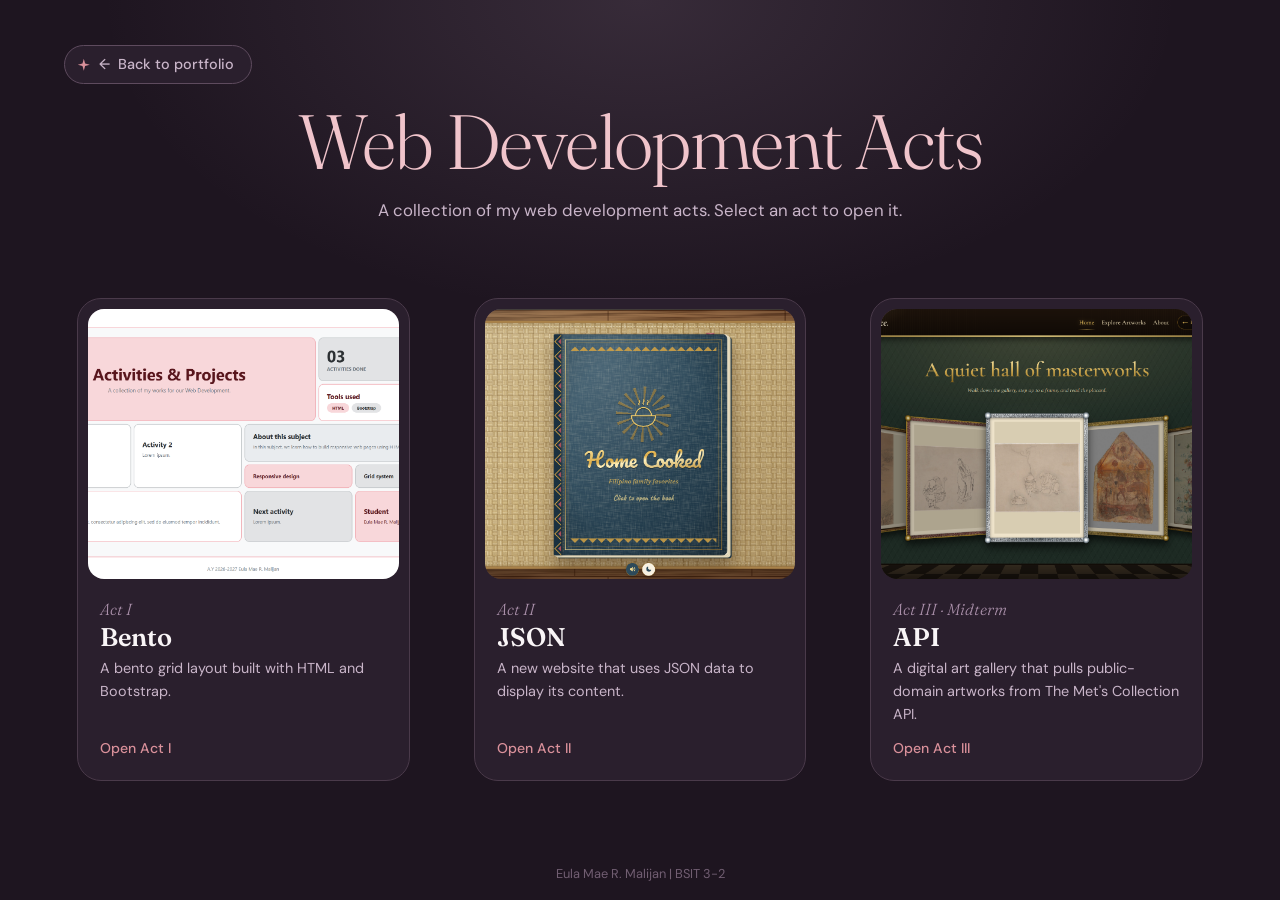
<file: index.html>
<!DOCTYPE html>
<html lang="en">
<head>
<meta charset="UTF-8">
<meta name="viewport" content="width=device-width, initial-scale=1">
<title>Web Development Acts</title>
<link rel="preconnect" href="https://fonts.googleapis.com">
<link rel="preconnect" href="https://fonts.gstatic.com" crossorigin>
<link href="https://fonts.googleapis.com/css2?family=Fraunces:ital,opsz,wght@0,9..144,300;0,9..144,600;1,9..144,300&family=DM+Sans:wght@400;500&display=swap" rel="stylesheet">
<style>
:root {
  --plum: #5e4b5e;
  --plum-dark: #3d2e3d;
  --plum-mid: #4a3a4a;
  --lilac: #a98fa9;
  --lilac-light: #c9b5c9;
  --blush: #d9909a;
  --blush-light: #f0c4cb;
  --cream: #f9f5f7;
  --cream-dark: #efe8ec;
  --ink: #2b222b;
  --night: #1e1520;
  --night-mid: #2a1f2d;
  --white: #ffffff;
}
* { box-sizing: border-box; margin: 0; padding: 0; }
html { scroll-behavior: smooth; }
body {
  font-family: "DM Sans", system-ui, sans-serif;
  color: var(--cream);
  line-height: 1.6;
  min-height: 100dvh;
  display: grid;
  grid-template-rows: auto 1fr auto;
  background:
    radial-gradient(60% 50% at 50% 0%, rgba(169,143,169,.18), transparent 70%),
    var(--night);
  overflow-x: hidden;
}

header {
  text-align: center;
  padding: clamp(1.25rem, 5vh, 3.5rem) clamp(1.25rem, 5vw, 4rem) 0;
}
.back {
  display: flex; width: fit-content; align-items: center; gap: .55rem;
  margin-bottom: clamp(.5rem, 2vh, 1.25rem);
  padding: .45rem 1.05rem .45rem .8rem;
  background: var(--night-mid); color: var(--lilac-light);
  border: 1px solid var(--plum); border-radius: 999px;
  text-decoration: none; font-size: .9rem; font-weight: 500;
  transition: background .3s, border-color .3s, color .3s;
}
.back::before {
  content: ""; width: 12px; height: 12px; background: var(--blush);
  clip-path: polygon(50% 0, 61% 39%, 100% 50%, 61% 61%, 50% 100%, 39% 61%, 0 50%, 39% 39%);
  transition: transform .5s;
}
.back .arrow { display: inline-block; transition: transform .3s; }
.back:hover, .back:focus-visible { background: var(--plum-dark); border-color: var(--blush); color: var(--blush-light); outline: none; }
.back:hover::before, .back:focus-visible::before { transform: rotate(180deg) scale(1.25); }
.back:hover .arrow, .back:focus-visible .arrow { transform: translateX(-3px); }
.back:focus-visible { box-shadow: 0 0 0 3px var(--blush-light); }

h1 {
  font-family: "Fraunces", Georgia, serif;
  font-weight: 300;
  font-size: clamp(2.2rem, min(6vw, 9vh), 5rem);
  line-height: 1.05;
  letter-spacing: -0.02em;
  color: var(--blush-light);
}
header p {
  margin: clamp(.5rem, 1.5vh, 1rem) auto 0;
  max-width: 44ch;
  color: var(--lilac-light);
  font-size: clamp(.9rem, 1.4vh + .35rem, 1.05rem);
}

main {
  display: grid; place-items: center;
  padding: clamp(.75rem, 3vh, 2rem) clamp(1.25rem, 5vw, 4rem);
}
.acts {
  list-style: none;
  display: flex; flex-wrap: wrap; justify-content: center;
  gap: clamp(1.5rem, 5vw, 5rem);
  width: 100%;
}

/* Sparkles */
.sparkle, .spark {
  display: block; background: var(--blush-light);
  clip-path: polygon(50% 0, 61% 39%, 100% 50%, 61% 61%, 50% 100%, 39% 61%, 0 50%, 39% 39%);
}
.sparkle { position: fixed; z-index: 0; pointer-events: none; opacity: 0; animation: twinkle 5s ease-in-out infinite; }
@keyframes twinkle {
  0%, 100% { opacity: 0; transform: scale(.3) rotate(0deg); }
  50% { opacity: .85; transform: scale(1) rotate(45deg); }
}
header, main, footer { position: relative; z-index: 1; }

.acts li { display: flex; }
.act {
  position: relative; display: flex; flex-direction: column;
  width: clamp(220px, 26vw, 340px);
  padding: 10px 10px 0;
  color: inherit; text-decoration: none;
  background: var(--night-mid);
  border: 1px solid var(--plum-mid);
  border-radius: 24px;
  transition: border-color .3s, background .3s, transform .3s;
}
.act:hover, .act:focus-visible { border-color: var(--blush); background: var(--plum-dark); transform: translateY(-4px); outline: none; }
.act:focus-visible { box-shadow: 0 0 0 3px var(--blush-light); }

.thumb {
  position: relative; height: clamp(130px, 30vh, 300px);
  border-radius: 16px; overflow: hidden;
  background: linear-gradient(150deg, var(--plum) 0%, var(--plum-dark) 60%, var(--night-mid) 100%);
}
.thumb::before {
  content: "</>"; position: absolute; inset: 0; display: grid; place-items: center;
  font-family: "Fraunces", serif; font-size: 2.4rem; font-weight: 300; color: var(--lilac);
}
.thumb img { position: absolute; inset: 0; width: 100%; height: 100%; object-fit: cover; transition: transform .5s; }
.act:hover .thumb img { transform: scale(1.05); }

.spark { position: absolute; z-index: 2; pointer-events: none; transform: scale(0) rotate(-90deg); transition: transform .45s cubic-bezier(.3,1.6,.5,1); }
.spark.s1 { width: 26px; height: 26px; top: -12px; right: -10px; }
.spark.s2 { width: 16px; height: 16px; top: 38%; left: -9px; background: var(--lilac-light); transition-delay: .06s; }
.spark.s3 { width: 20px; height: 20px; bottom: 20%; right: -11px; background: var(--blush); transition-delay: .12s; }
.act:hover .spark, .act:focus-visible .spark { transform: scale(1) rotate(0deg); }

.body { flex: 1; display: flex; flex-direction: column; padding: clamp(.7rem, 2vh, 1.1rem) .75rem clamp(.9rem, 2.2vh, 1.3rem); text-align: left; }
.no { font-family: "Fraunces", serif; font-style: italic; font-weight: 300; color: var(--lilac); font-size: 1rem; }
.act h2 { font-family: "Fraunces", serif; font-weight: 600; color: var(--cream); font-size: clamp(1.2rem, 1vw + .8rem, 1.6rem); line-height: 1.2; }
.act p { margin-top: .25rem; font-size: .9rem; color: var(--lilac-light); }
.go { display: inline-block; margin-top: auto; padding-top: .7rem; font-size: .88rem; font-weight: 500; color: var(--blush); }

footer {
  text-align: center; padding: .5rem clamp(1rem, 5vw, 4rem) 1rem;
  color: var(--lilac); opacity: .6; font-size: .8rem;
}

@media (max-width: 700px) {
  .act { width: min(80vw, 320px); }
  .thumb { height: clamp(140px, 42vw, 230px); }
}
@media (prefers-reduced-motion: reduce) {
  .sparkle { animation: none; opacity: .5; }
  * { transition: none !important; }
}

.description {
  white-space: nowrap;
}
</style>
</head>
<body>


<span class="sparkle" aria-hidden="true" style="top:6%;left:12%;width:10px;height:10px;animation-delay:0s"></span>
<span class="sparkle" aria-hidden="true" style="top:14%;left:70%;width:16px;height:16px;animation-delay:1.2s"></span>
<span class="sparkle" aria-hidden="true" style="top:9%;left:42%;width:8px;height:8px;animation-delay:2.4s"></span>
<span class="sparkle" aria-hidden="true" style="top:22%;left:88%;width:12px;height:12px;animation-delay:0.6s"></span>
<span class="sparkle" aria-hidden="true" style="top:31%;left:24%;width:18px;height:18px;animation-delay:3s"></span>
<span class="sparkle" aria-hidden="true" style="top:38%;left:8%;width:9px;height:9px;animation-delay:1.8s"></span>
<span class="sparkle" aria-hidden="true" style="top:47%;left:92%;width:14px;height:14px;animation-delay:2.1s"></span>
<span class="sparkle" aria-hidden="true" style="top:55%;left:15%;width:11px;height:11px;animation-delay:0.3s"></span>
<span class="sparkle" aria-hidden="true" style="top:62%;left:78%;width:9px;height:9px;animation-delay:3.4s"></span>
<span class="sparkle" aria-hidden="true" style="top:70%;left:5%;width:15px;height:15px;animation-delay:1.5s"></span>
<span class="sparkle" aria-hidden="true" style="top:78%;left:60%;width:8px;height:8px;animation-delay:2.7s"></span>
<span class="sparkle" aria-hidden="true" style="top:84%;left:90%;width:17px;height:17px;animation-delay:0.9s"></span>
<span class="sparkle" aria-hidden="true" style="top:91%;left:30%;width:10px;height:10px;animation-delay:3.1s"></span>
<span class="sparkle" aria-hidden="true" style="top:95%;left:72%;width:13px;height:13px;animation-delay:2s"></span>
<span class="sparkle" aria-hidden="true" style="top:4%;left:92%;width:9px;height:9px;animation-delay:1.1s"></span>
<span class="sparkle" aria-hidden="true" style="top:88%;left:10%;width:12px;height:12px;animation-delay:2.5s"></span>

<header>
  <a class="back" href="https://eula-m.github.io/"><span class="arrow">&larr;</span> Back to portfolio</a>
  <h1>Web Development Acts</h1>
  <p class="description">A collection of my web development acts. Select an act to open it.</p>
</header>

<main>
  <ul class="acts">
    <li>
      <a class="act" href="ACT%201%20-%20BENTO/index.html">
        <span class="spark s1"></span><span class="spark s2"></span><span class="spark s3"></span>
        <div class="thumb"><img src="ACT%201%20-%20BENTO/images/thumbnail.png" alt="Thumbnail of Act I" loading="lazy" onerror="this.remove()"></div>
        <div class="body">
          <span class="no">Act I</span>
          <h2>Bento</h2>
          <p>A bento grid layout built with HTML and Bootstrap.</p>
          <span class="go">Open Act I</span>
        </div>
      </a>
    </li>
    <li>
      <a class="act" href="ACT%202%20-%20JSON/index.html">
        <span class="spark s1"></span><span class="spark s2"></span><span class="spark s3"></span>
        <div class="thumb"><img src="ACT%202%20-%20JSON/images/thumbnail.png" alt="Thumbnail of Act II" loading="lazy" onerror="this.remove()"></div>
        <div class="body">
          <span class="no">Act II</span>
          <h2>JSON</h2>
          <p>A new website that uses JSON data to display its content.</p>
          <span class="go">Open Act II</span>
        </div>
      </a>
    </li>
    <li>
      <a class="act" href="ACT%203%20-%20API/index.html">
        <span class="spark s1"></span><span class="spark s2"></span><span class="spark s3"></span>
        <div class="thumb"><img src="ACT%203%20-%20API/images/thumbnail.png" alt="Thumbnail of Act III" loading="lazy" onerror="this.remove()"></div>
        <div class="body">
          <span class="no">Act III &middot; Midterm</span>
          <h2>API</h2>
          <p>A digital art gallery that pulls public-domain artworks from The Met's Collection API.</p>
          <span class="go">Open Act III</span>
        </div>
      </a>
    </li>
  </ul>
</main>

<footer>Eula Mae R. Malijan | BSIT 3-2</footer>

</body>
</html>
</file>
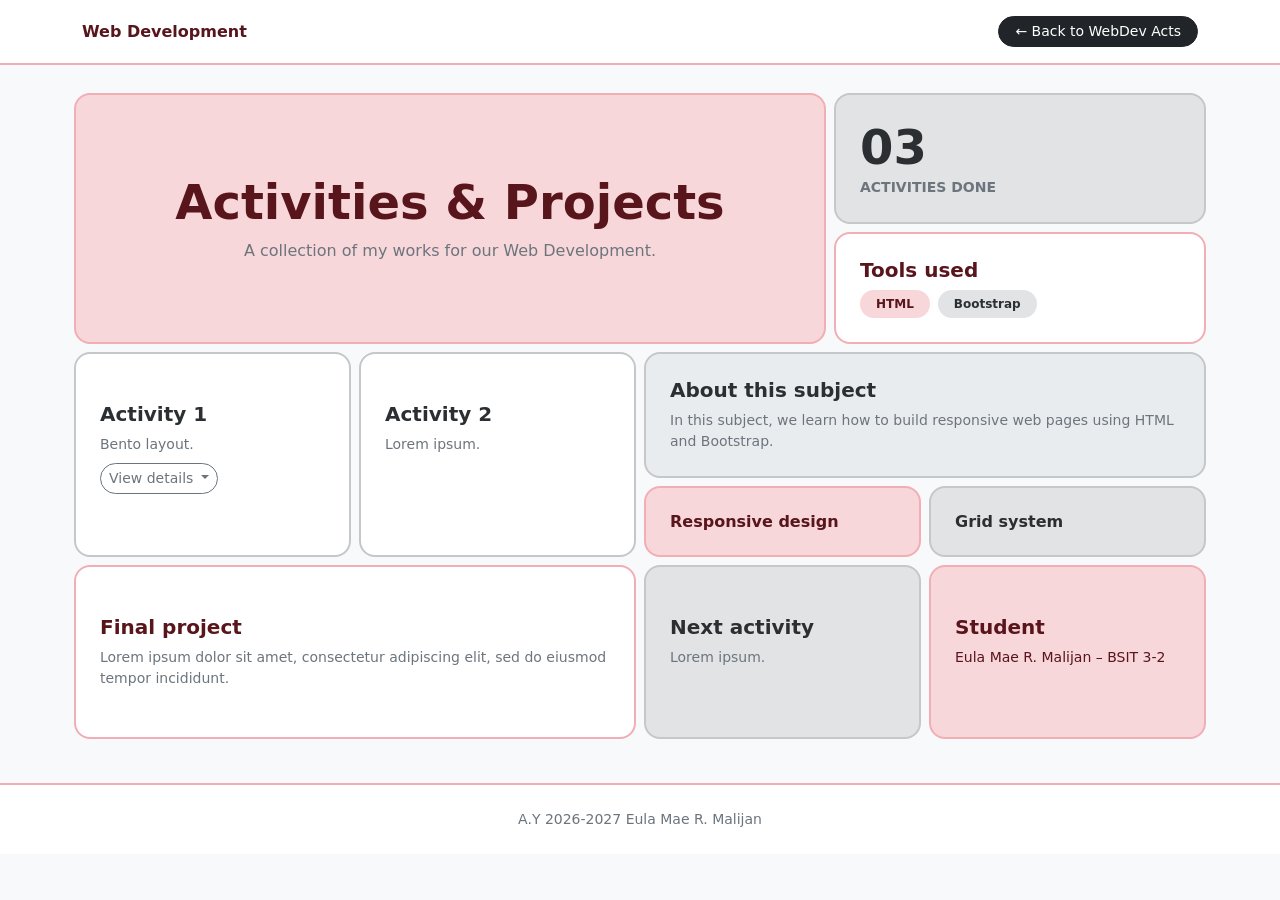
<file: ACT 1 - BENTO/index.html>
<!DOCTYPE html>
<html lang="en">
<head>
  <meta charset="UTF-8">
  <meta name="viewport" content="width=device-width, initial-scale=1.0">
  <title>Web Development Activities</title>
  <link href="https://cdn.jsdelivr.net/npm/bootstrap@5.3.3/dist/css/bootstrap.min.css" rel="stylesheet">
</head>
<body class="bg-body-tertiary">

  <!-- HEADER -->
  <header class="bg-white border-bottom border-2 border-danger-subtle py-3">
    <div class="container d-flex justify-content-between align-items-center">
      <span class="fw-bold text-danger-emphasis">Web Development</span>
      <a href="../index.html"
        class="btn btn-sm btn-dark rounded-pill px-3">
        &larr; Back to WebDev Acts
      </a>
    </div>
  </header>

  <main>

  <div class="container py-4">

    <!-- ROW 1 -->
    <div class="row">
      <div class="col-12 col-md-8 p-1">
        <div class="card bg-danger-subtle border border-2 border-danger-subtle rounded-4 p-4 h-100 justify-content-center text-center"
             onmouseenter="document.getElementById('heroTitle').textContent = 'Web Development'"
             onmouseleave="document.getElementById('heroTitle').textContent = 'Activities & Projects'">
          <h1 id="heroTitle" class="display-5 fw-bold text-danger-emphasis mb-2">Activities &amp; Projects</h1>
          <p class="mb-0 text-secondary">A collection of my works for our Web Development.</p>
        </div>
      </div>
      <div class="col-12 col-md-4 p-1">
        <div class="d-flex flex-column gap-2 h-100">
          <div class="card flex-fill bg-secondary-subtle border border-2 border-secondary-subtle rounded-4 p-4 justify-content-center">
            <p class="display-5 fw-bold text-secondary-emphasis mb-0">03</p>
            <p class="text-uppercase fw-bold small mb-0 text-secondary">Activities done</p>
          </div>
          <div class="card flex-fill bg-white border border-2 border-danger-subtle rounded-4 p-4 justify-content-center">
            <h5 class="fw-bold text-danger-emphasis">Tools used</h5>
            <div class="d-flex flex-wrap gap-2">
              <span class="badge rounded-pill bg-danger-subtle text-danger-emphasis px-3 py-2">HTML</span>
              <span class="badge rounded-pill bg-secondary-subtle text-secondary-emphasis px-3 py-2">Bootstrap</span>
            </div>
          </div>
        </div>
      </div>
    </div>

    <!-- ROW 2 -->
    <div class="row">
      <!-- ACTIVITY 1 -->
      <div class="col-6 col-md-3 p-1">
        <div class="card bg-white border border-2 border-secondary-subtle rounded-4 p-4 py-5 h-100">
          <h5 class="fw-bold text-secondary-emphasis">Activity 1</h5>
          <p class="small text-secondary mb-2">Bento layout.</p>

          <div class="dropdown">
            <button class="btn btn-sm btn-outline-secondary rounded-pill dropdown-toggle"
                    type="button"
                    data-bs-toggle="dropdown"
                    data-bs-auto-close="outside"
                    aria-expanded="false">
              View details
            </button>

            <!-- Floating info -->
            <div class="dropdown-menu p-3 rounded-4 border-2 border-secondary-subtle shadow w-100">
              <ul class="list-unstyled small text-secondary mb-3">
                <li class="mb-2">
                  <span class="fw-bold text-danger-emphasis">Row 1:</span>
                  Hero title + Activities done &amp; Tools used
                </li>
                <li class="mb-2">
                  <span class="fw-bold text-danger-emphasis">Row 2:</span>
                  Activity 1, Activity 2 + About this subject
                </li>
                <li>
                  <span class="fw-bold text-danger-emphasis">Row 3:</span>
                  Final project, Next activity &amp; Student
                </li>
              </ul>

              <p class="fw-bold small text-danger-emphasis mb-1">Bootstrap used</p>
              <div class="d-flex flex-wrap gap-1 mb-3">
                <span class="badge rounded-pill bg-secondary-subtle text-secondary-emphasis">container</span>
                <span class="badge rounded-pill bg-secondary-subtle text-secondary-emphasis">row / col</span>
                <span class="badge rounded-pill bg-secondary-subtle text-secondary-emphasis">card</span>
                <span class="badge rounded-pill bg-secondary-subtle text-secondary-emphasis">dropdown</span>
              </div>

              <button class="btn btn-sm btn-danger rounded-pill"
                      type="button"
                      data-bs-toggle="modal"
                      data-bs-target="#gallery1">
                View pictures
              </button>
            </div>
          </div>
        </div>
      </div>

      <div class="col-6 col-md-3 p-1">
        <div class="card bg-white border border-2 border-secondary-subtle rounded-4 p-4 py-5 h-100">
          <h5 class="fw-bold text-secondary-emphasis">Activity 2</h5>
          <p class="small text-secondary mb-0">Lorem ipsum.</p>
        </div>
      </div>
      <div class="col-12 col-md-6 p-1">
        <div class="d-flex flex-column gap-2 h-100">
          <div class="card flex-fill bg-body-secondary border border-2 border-secondary-subtle rounded-4 p-4">
            <h5 class="fw-bold text-secondary-emphasis">About this subject</h5>
            <p class="small text-secondary mb-0">In this subject, we learn how to build responsive web pages using HTML and Bootstrap.</p>
          </div>
          <div class="row g-2">
            <div class="col-6">
              <div class="card h-100 bg-danger-subtle border border-2 border-danger-subtle rounded-4 p-4">
                <h6 class="fw-bold text-danger-emphasis mb-0">Responsive design</h6>
              </div>
            </div>
            <div class="col-6">
              <div class="card h-100 bg-secondary-subtle border border-2 border-secondary-subtle rounded-4 p-4">
                <h6 class="fw-bold text-secondary-emphasis mb-0">Grid system</h6>
              </div>
            </div>
          </div>
        </div>
      </div>
    </div>

    <!-- ROW 3 -->
    <div class="row">
      <div class="col-12 col-md-6 p-1">
        <div class="card bg-white border border-2 border-danger-subtle rounded-4 p-4 py-5 h-100">
          <h5 class="fw-bold text-danger-emphasis">Final project</h5>
          <p class="small text-secondary mb-0">Lorem ipsum dolor sit amet, consectetur adipiscing elit, sed do eiusmod tempor incididunt.</p>
        </div>
      </div>
      <div class="col-6 col-md-3 p-1">
        <div class="card bg-secondary-subtle border border-2 border-secondary-subtle rounded-4 p-4 py-5 h-100">
          <h5 class="fw-bold text-secondary-emphasis">Next activity</h5>
          <p class="small text-secondary mb-0">Lorem ipsum.</p>
        </div>
      </div>
      <div class="col-6 col-md-3 p-1">
        <div class="card bg-danger-subtle border border-2 border-danger-subtle rounded-4 p-4 py-5 h-100">
          <h5 class="fw-bold text-danger-emphasis">Student</h5>
          <p class="small text-danger-emphasis mb-0">Eula Mae R. Malijan &ndash; BSIT 3-2</p>
        </div>
      </div>
    </div>

  </div>
  </main>

  <!-- FOOTER -->
  <footer class="bg-white border-top border-2 border-danger-subtle py-4 mt-3">
    <div class="container text-center">
      <p class="small text-secondary mb-0">A.Y 2026-2027 Eula Mae R. Malijan</p>
    </div>
  </footer>

  <!-- GALLERY MODAL: ACTIVITY 1 -->
  <div class="modal fade" id="gallery1" tabindex="-1" aria-hidden="true">
    <div class="modal-dialog modal-lg modal-dialog-centered">
      <div class="modal-content rounded-4 border-2 border-danger-subtle">
        <div class="modal-header">
          <h5 class="modal-title fw-bold text-danger-emphasis">Activity 1: Bento layout</h5>
          <button type="button" class="btn-close" data-bs-dismiss="modal" aria-label="Close"></button>
        </div>
        <div class="modal-body">
          <img src="images/act1-1.png" class="img-fluid rounded-3 w-100" alt="Activity 1 screenshot">
        </div>
      </div>
    </div>
  </div>

  <!-- Bootstrap JS -->
  <script src="https://cdn.jsdelivr.net/npm/bootstrap@5.3.3/dist/js/bootstrap.bundle.min.js"></script>

</body>
</html>
</file>
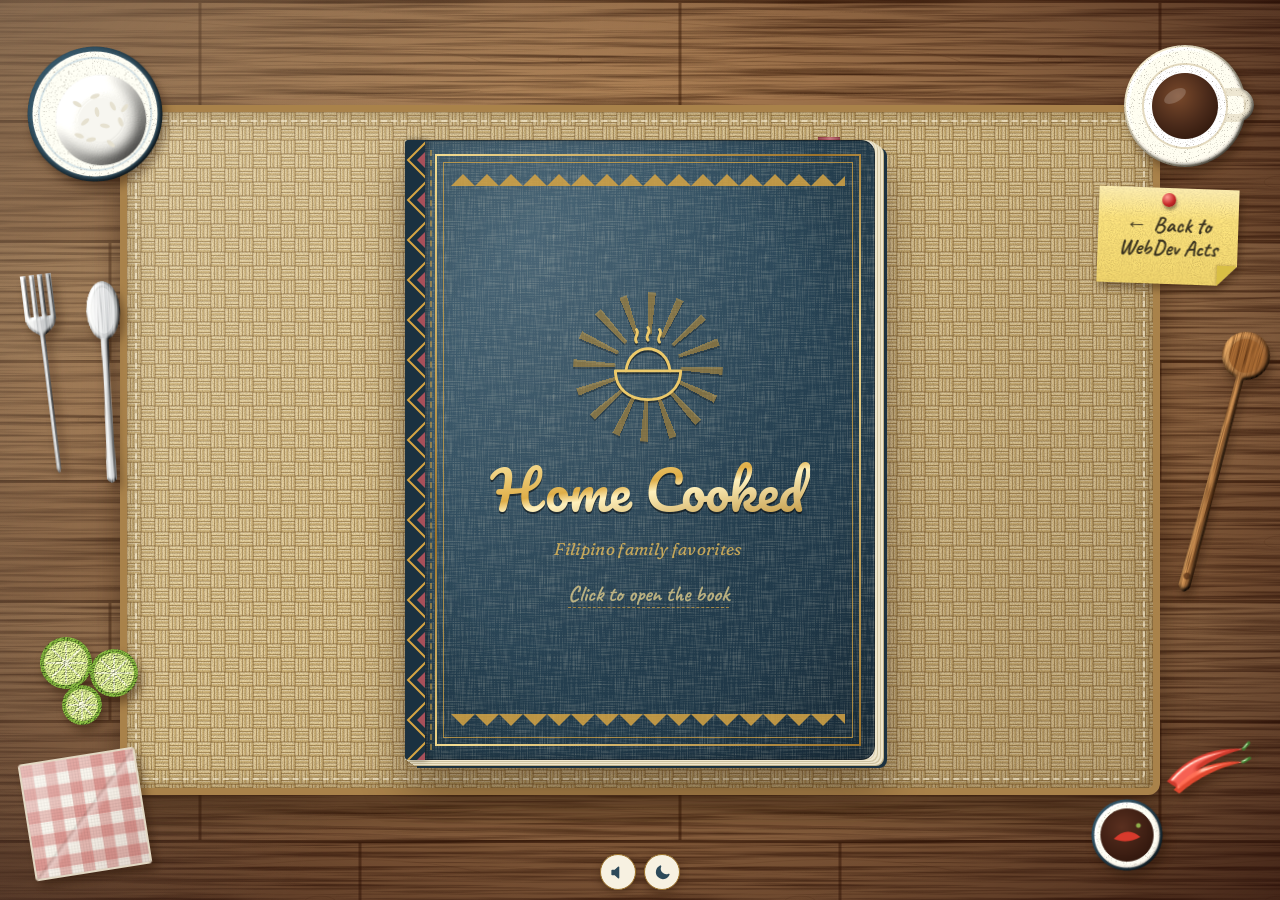
<file: ACT 2 - JSON/index.html>
<!DOCTYPE html>
<html lang="en">
<head>
  <meta charset="UTF-8">
  <meta name="viewport" content="width=device-width, initial-scale=1">
  <title>Home Cooked | Recipe Book</title>
  <link rel="preconnect" href="https://fonts.googleapis.com">
  <link rel="preconnect" href="https://fonts.gstatic.com" crossorigin>
  <link href="https://fonts.googleapis.com/css2?family=Caveat:wght@500;600;700&family=Fraunces:ital,opsz,wght,SOFT,WONK@0,9..144,400..900,0..100,0..1;1,9..144,400..900,0..100,0..1&family=Literata:ital,opsz,wght@0,7..72,400..700;1,7..72,400..600&family=Pacifico&display=swap" rel="stylesheet">
  <link rel="stylesheet" href="style.css">
</head>
<body>
  <div class="table-decor" aria-hidden="true">
    <svg width="0" height="0" style="position:absolute"><defs><filter id="f-ink" x="-5%" y="-5%" width="110%" height="110%" color-interpolation-filters="sRGB">
 <feTurbulence type="fractalNoise" baseFrequency=".85" numOctaves="2" seed="4" result="n"/>
 <feColorMatrix in="n" values="0 0 0 0 0  0 0 0 0 0  0 0 0 0 0  -4 0 0 0 3.1" result="m"/>
 <feComposite in="SourceGraphic" in2="m" operator="in"/>
</filter></defs></svg>
    <div class="mat"></div>
    <a class="sticky" href="../index.html" title="Back to WebDev Acts"><span class="sticky-paper">&larr; Back to<br>WebDev Acts</span></a>
  </div>
  <div class="night-shade" aria-hidden="true"></div>
  <div class="lamp-glow" aria-hidden="true"></div>
  <div class="controls">
    <button class="ctl" id="soundBtn" type="button" aria-pressed="false" aria-label="Page-flip sound" title="Page-flip sound"><svg viewBox="0 0 24 24" fill="none" stroke="currentColor" stroke-width="2" stroke-linecap="round" stroke-linejoin="round" aria-hidden="true"><path d="M4 9.5h3.5L12 5.5v13l-4.5-4H4z" fill="currentColor"/><g class="on-waves"><path d="M15.5 9a4.5 4.5 0 0 1 0 6"/><path d="M18 6.5a8 8 0 0 1 0 11"/></g></svg></button>
    <button class="ctl" id="themeBtn" type="button" aria-pressed="false" aria-label="Night mode" title="Day / night"><svg viewBox="0 0 24 24" fill="none" stroke="currentColor" stroke-width="2" stroke-linecap="round" stroke-linejoin="round" aria-hidden="true"><path class="moon" d="M20 14.5A8 8 0 0 1 9.5 4a8 8 0 1 0 10.5 10.5z" fill="currentColor"/><g class="sun"><circle cx="12" cy="12" r="4"/><path d="M12 2.5v2M12 19.5v2M2.5 12h2M19.5 12h2M5.3 5.3l1.4 1.4M17.3 17.3l1.4 1.4M5.3 18.7l1.4-1.4M17.3 6.7l1.4-1.4"/></g></svg></button>
  </div>
  <main class="scene">
    <div class="book" id="book">

      <!-- Right page -->
      <section class="page-right" aria-live="polite">
        <div class="sheet" id="detail"></div>
      </section>

      <!-- Cover -->
      <div class="cover" id="cover">
        <button class="cover-front" id="openBtn" aria-label="Open the book">
          <span class="frame">
            <span class="emblem"><svg viewBox="0 0 100 100" width="64%" fill="none" stroke="currentColor" stroke-width="3" stroke-linecap="round" stroke-linejoin="round" aria-hidden="true"><path d="M16 54h68c0 18-14 30-34 30S16 72 16 54z"/><path d="M27 54c2-15 12-23 23-23s21 8 23 23"/><path d="M38 24c-4-5 4-8 0-13M50 22c-4-5 4-8 0-13M62 24c-4-5 4-8 0-13"/></svg></span>
            <span class="book-title" id="bookTitle">Home Cooked</span>
            <span class="book-sub" id="bookSub">Filipino family favorites</span>
            <span class="open-cue" data-ui="openCue">Click to open the book</span>
          </span>
        </button>
        <div class="cover-back">
          <div class="tabs" role="tablist">
            <button class="tab on" id="tabAll" role="tab" aria-selected="true" data-ui="tabRecipes">Recipes</button>
            <button class="tab" id="tabFav" role="tab" aria-selected="false"><span data-ui="tabFavorites">Favorites</span><span id="favCount">0</span></button>
          </div>
          <h2 data-ui="contents">Contents</h2>
          <input type="search" id="search" placeholder="Search a dish, ingredient or tag…" data-ui-placeholder="searchPlaceholder" aria-label="Search recipes">
          <div class="chips" id="chips"></div>
          <ol class="toc" id="toc"><li class="status">Turning the pages…</li></ol>
          <button class="close-btn" id="closeBtn" data-ui="closeBook">Close the book</button>
        </div>
      </div>

    </div>
  </main>
  <script src="script.js"></script>
</body>
</html>
</file>
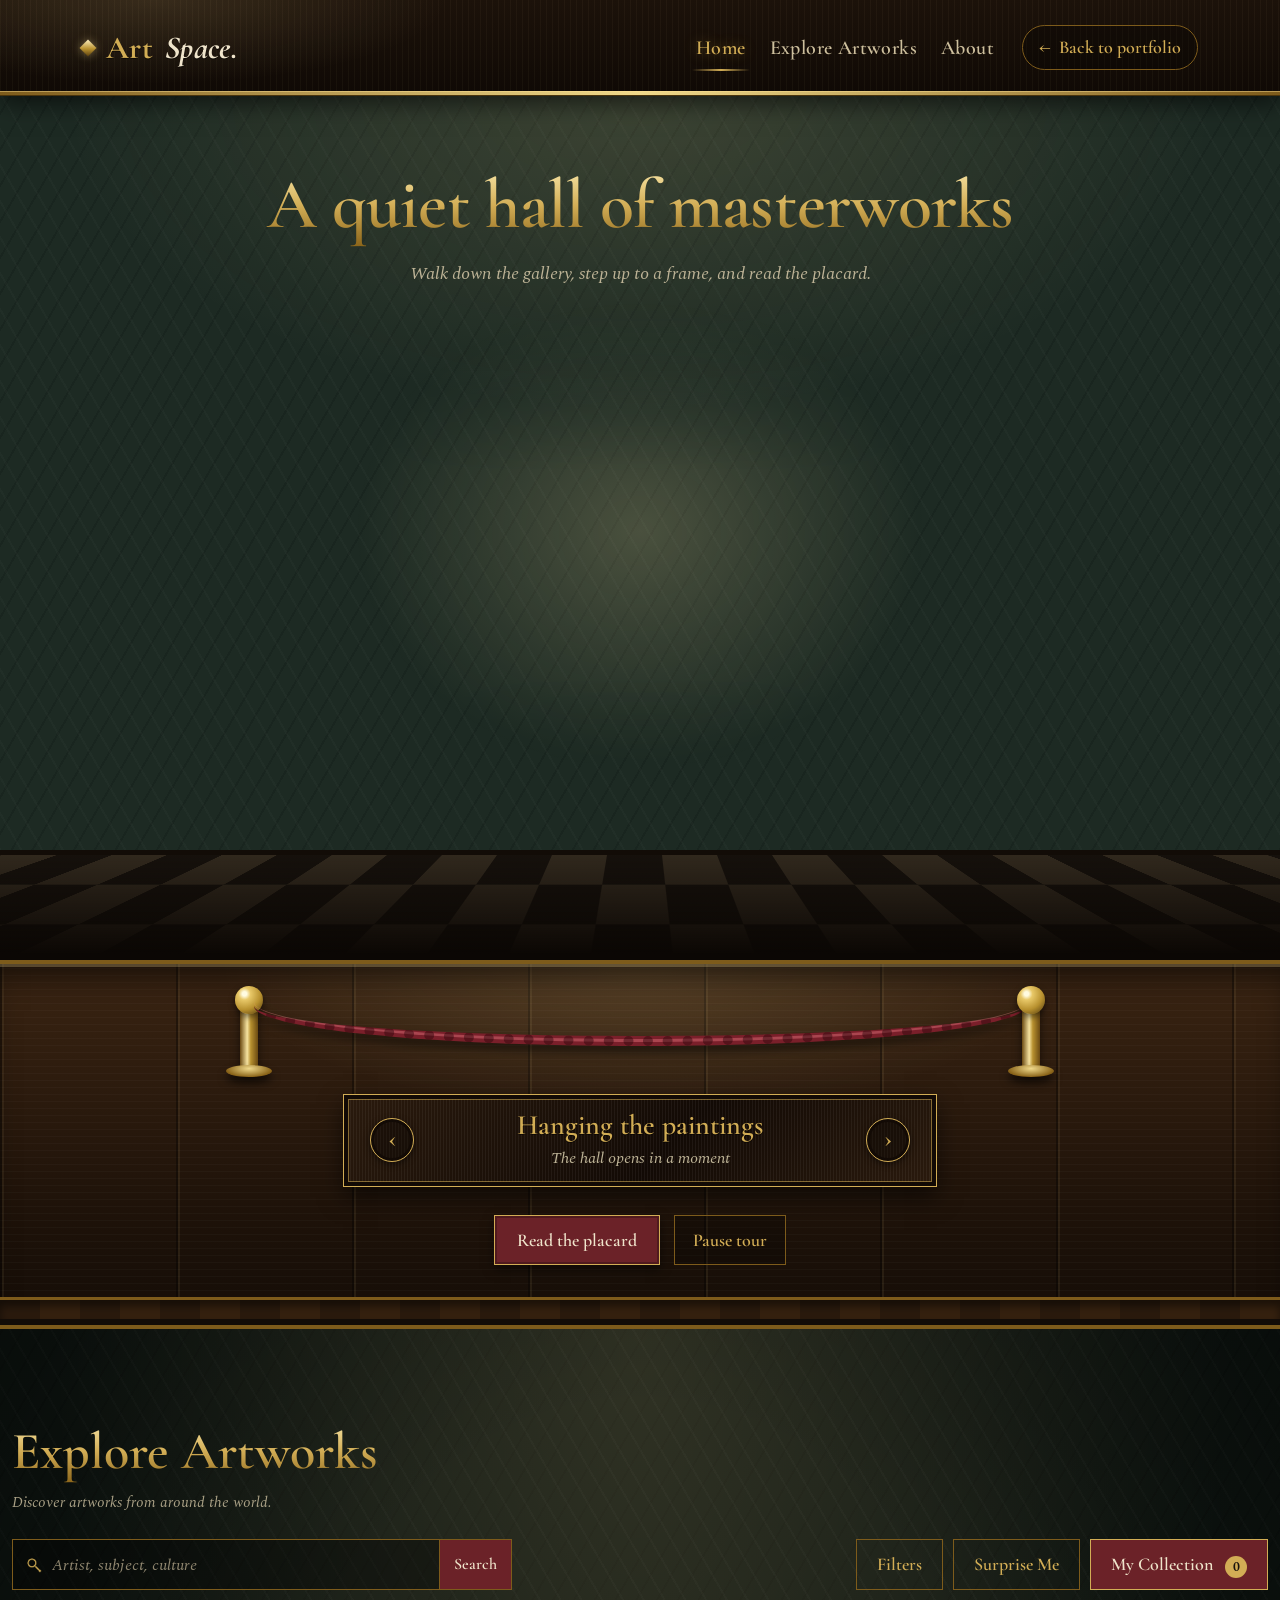
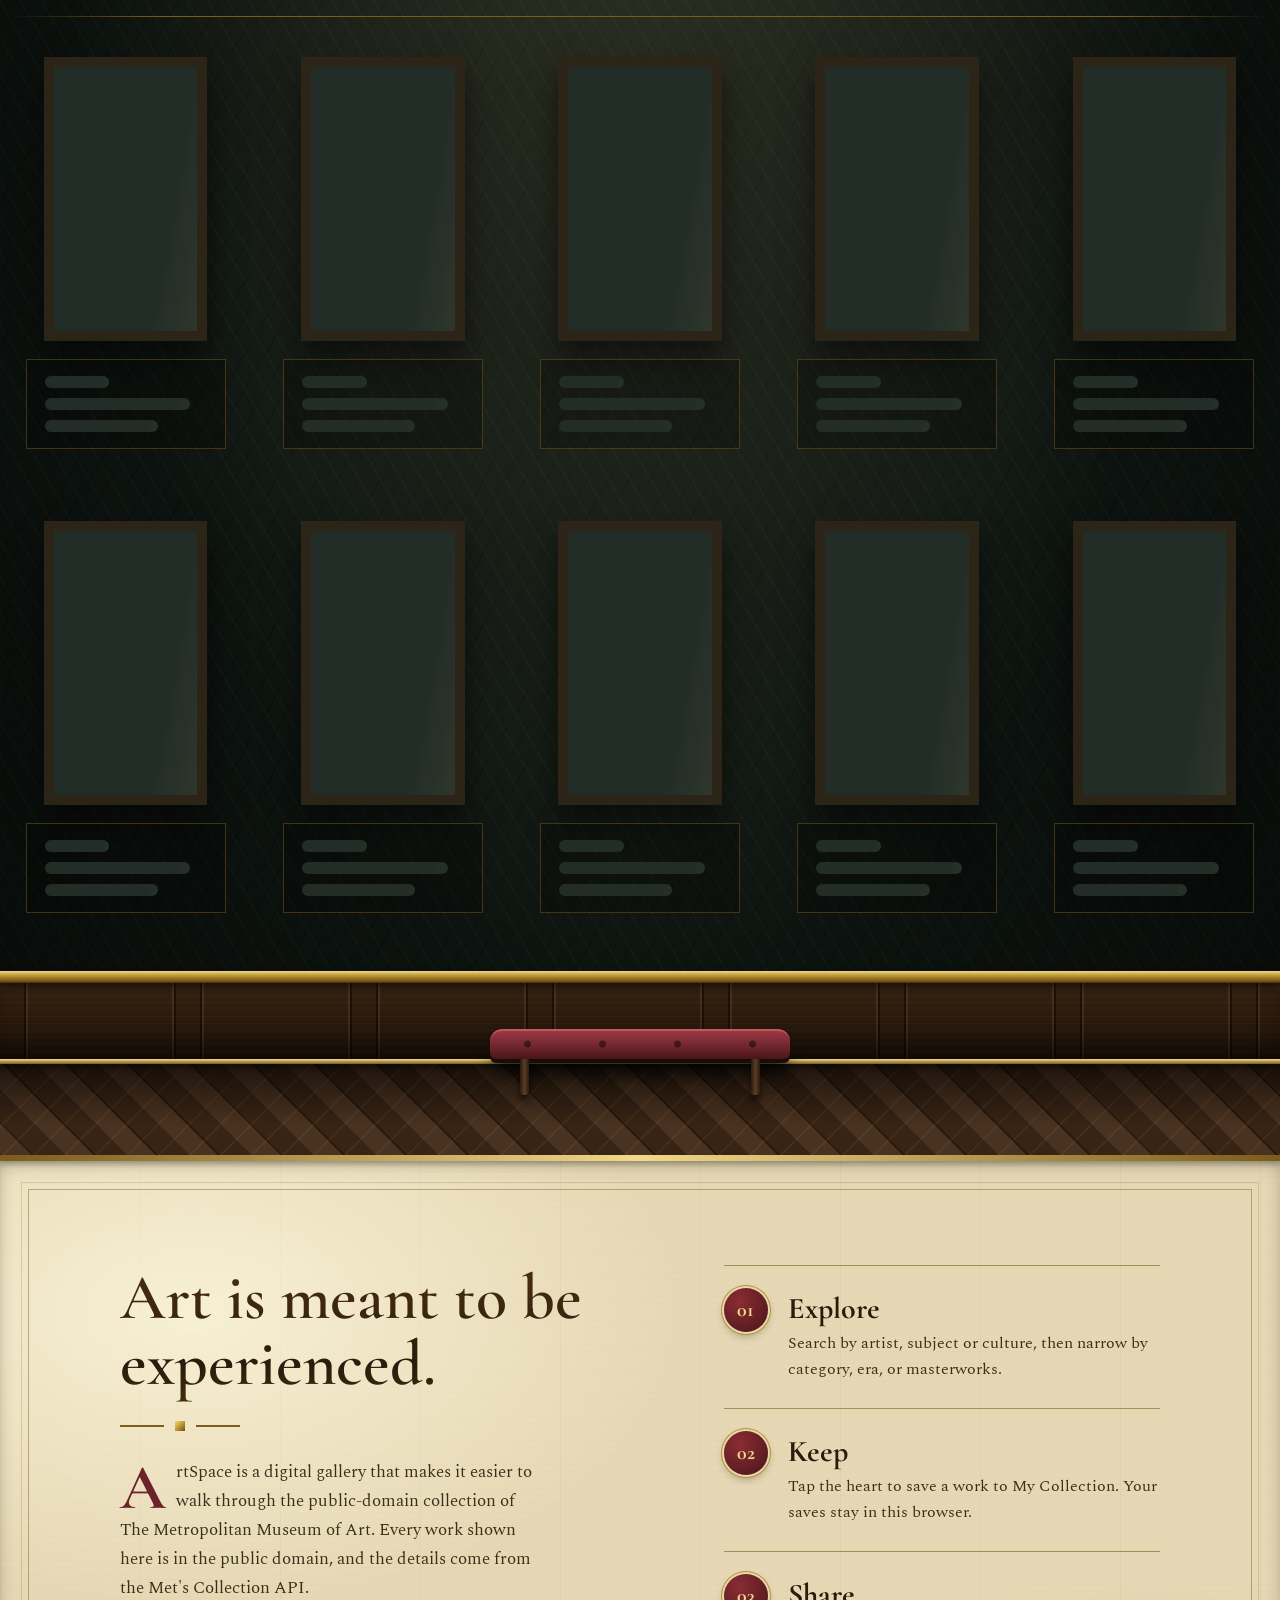
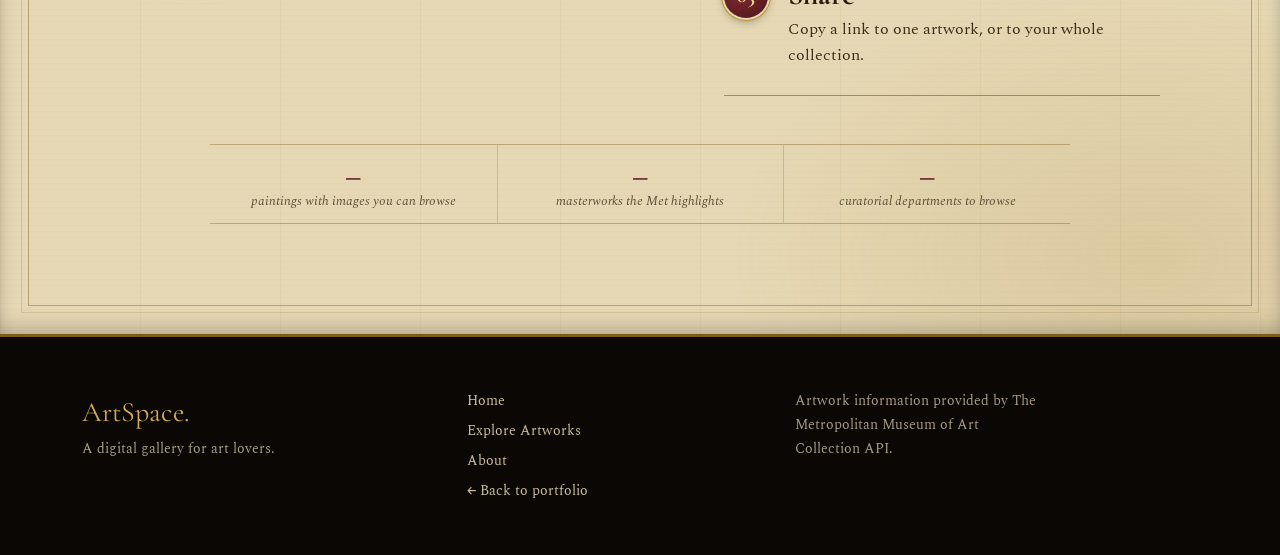
<file: ACT 3 - API/index.html>
<!DOCTYPE html>
<html lang="en">

<head>
    <meta charset="UTF-8">
    <meta name="viewport" content="width=device-width, initial-scale=1.0">
    <title>ArtSpace | Art Explorer</title>
    <meta name="description" content="ArtSpace is a digital art gallery. Explore public-domain masterworks from The Metropolitan Museum of Art, save your favorites, and read the story behind each piece.">
    <meta name="theme-color" content="#120c07">

    <meta property="og:type" content="website">
    <meta property="og:title" content="ArtSpace | Art Explorer">
    <meta property="og:description" content="A quiet hall of masterworks from The Metropolitan Museum of Art. Walk the gallery, search by artist or subject, and save your favorites.">
    <meta property="og:site_name" content="ArtSpace">
    <meta property="og:image" content="images/social-preview.png">
    <meta property="og:image:width" content="1200">
    <meta property="og:image:height" content="630">
    <meta property="og:image:alt" content="ArtSpace, a quiet hall of masterworks">
    <meta name="twitter:card" content="summary_large_image">
    <meta name="twitter:title" content="ArtSpace | Art Explorer">
    <meta name="twitter:description" content="A quiet hall of masterworks from The Metropolitan Museum of Art.">
    <meta name="twitter:image" content="images/social-preview.png">

    <link rel="icon" href="favicon.svg" type="image/svg+xml">
    <link rel="icon" href="images/browser-tab-icon.png" type="image/png" sizes="48x48">
    <link rel="apple-touch-icon" href="images/home-screen-icon.png">

    <link href="https://cdn.jsdelivr.net/npm/bootstrap@5.3.8/dist/css/bootstrap.min.css" rel="stylesheet">
    <link href="https://fonts.googleapis.com/css2?family=Cormorant+Garamond:ital,wght@0,500;0,600;0,700;1,500;1,600&family=Spectral:ital,wght@0,400;0,500;0,600;1,400&display=swap" rel="stylesheet">
    <link href="style.css" rel="stylesheet">
</head>

<body>

    <nav class="navbar navbar-expand-lg sticky-top" data-bs-theme="dark">
        <div class="container">
            <a class="navbar-brand" href="#home">Art<span>Space.</span></a>

            <button class="navbar-toggler" type="button" data-bs-toggle="collapse" data-bs-target="#navbarMenu" aria-label="Toggle navigation" aria-controls="navbarMenu" aria-expanded="false">
                <span class="navbar-toggler-icon"></span>
            </button>

            <div class="collapse navbar-collapse" id="navbarMenu">
                <ul class="navbar-nav ms-auto gap-lg-3">
                    <li class="nav-item"><a class="nav-link" href="#home">Home</a></li>
                    <li class="nav-item"><a class="nav-link" href="#gallery">Explore Artworks</a></li>
                    <li class="nav-item"><a class="nav-link" href="#about">About</a></li>
                    <li class="nav-item ms-lg-2"><a class="nav-back" href="../index.html"><span aria-hidden="true">&larr;</span> Back to portfolio</a></li>
                </ul>
            </div>
        </div>
    </nav>

    <section class="hall" id="home">
        <div class="container">
            <div class="hall-head">
                <h1>A quiet hall of masterworks</h1>
                <p>Walk down the gallery, step up to a frame, and read the placard.</p>
            </div>
        </div>

        <div class="stage" id="stage" aria-roledescription="carousel" aria-label="Featured artworks">
            <div class="track" id="hallTrack"></div>
        </div>

        <div class="floor" aria-hidden="true"></div>

        <div class="hall-base">
            <div class="rope-row" aria-hidden="true">
                <span class="post"></span><span class="rope"></span><span class="post"></span>
            </div>
            <div class="plaque">
                <button class="nav-btn" onclick="goHall(hallIndex - 1)" aria-label="Previous artwork">&#8249;</button>
                <div class="plaque-text">
                    <div id="featuredTitle">Hanging the paintings</div>
                    <div id="featuredArtist">The hall opens in a moment</div>
                </div>
                <button class="nav-btn" onclick="goHall(hallIndex + 1)" aria-label="Next artwork">&#8250;</button>
            </div>
            <button class="btn-brown" onclick="openHall()">Read the placard</button>
            <button class="btn-line" id="tourBtn" onclick="toggleTour()">Pause tour</button>
        </div>
    </section>

    <section class="daily" id="daily" aria-labelledby="dailyHeading" hidden>
        <div class="container">
            <div class="daily-grid">
                <div class="daily-pic">
                    <div class="frame walnut">
                        <div class="mat">
                            <img id="dailyImg" alt="">
                        </div>
                    </div>
                </div>
                <div class="daily-text">
                    <h2 id="dailyHeading">Artwork of the Day</h2>
                    <div class="daily-date" id="dailyDate"></div>
                    <h3 id="dailyTitle"></h3>
                    <p class="daily-artist" id="dailyArtist"></p>
                    <p class="daily-meta" id="dailyMeta"></p>
                    <button type="button" class="btn-brown" onclick="openDaily()">Read the placard</button>
                </div>
            </div>
        </div>
    </section>

    <section id="gallery" class="wall">
        <div class="container">

            <div class="gallery-heading">
                <div class="gh-title">
                    <h2 class="section-title mb-1" id="galleryTitle">Explore Artworks</h2>
                    <p class="section-subtitle mb-0" id="resultCount">Discover artworks from around the world.</p>
                </div>

                <div class="toolbar">
                    <div class="gallery-search" role="search">
                        <img class="search-icon" src="images/search.png" alt="">
                        <input type="text" id="searchInput" class="form-control" placeholder="Artist, subject, culture" aria-label="Search artworks"
                            autocomplete="off">
                        <button type="button" class="search-clear" id="searchClear" aria-label="Clear search" hidden>&times;</button>
                        <button class="btn-brown" onclick="searchArt()">Search</button>
                    </div>

                    <div class="toolbar-actions">
                    <button class="btn-brown" id="filtersBtn" onclick="toggleFilterPanel()" aria-expanded="false" aria-controls="filterPanel">
                        Filters <span class="fav-count" id="filterCount" hidden>0</span>
                    </button>

                    <button class="btn-brown" id="randomBtn" onclick="randomArt()" title="Open a random work from the whole Met collection">Surprise Me</button>

                    <button class="btn-brown" id="favBtn" onclick="toggleFavorites()">
                        My Collection <span class="fav-count" id="favCount">0</span>
                    </button>
                    </div>
                </div>
            </div>

            <div class="collection-tools" id="collectionTools" hidden>
                <button type="button" class="btn-line" id="shareBtn" onclick="shareCollection(this)" hidden>Copy share link</button>
                <button type="button" class="btn-line" id="saveSharedBtn" onclick="saveSharedToCollection()" hidden>Save all to My Collection</button>
            </div>

            <div class="filter-panel" id="filterPanel" role="group" aria-label="Refine results" hidden>

                <div class="fp-row">
                    <label class="fp-label" for="categoryFilter">Category</label>
                    <select id="categoryFilter" class="filter-select" onchange="applyFilters()">
                        <option value="all">All Categories</option>
                    </select>
                </div>

                <div class="fp-row">
                    <span class="fp-label" id="eraLabel">Era</span>
                    <div class="era-chips" id="eraChips" role="group" aria-labelledby="eraLabel">
                        <button type="button" class="chip" data-from="" data-to="">Any time</button>
                        <button type="button" class="chip" data-from="" data-to="500">Ancient</button>
                        <button type="button" class="chip" data-from="500" data-to="1400">Medieval</button>
                        <button type="button" class="chip" data-from="1400" data-to="1600">Renaissance</button>
                        <button type="button" class="chip" data-from="1600" data-to="1799">1600s&ndash;1700s</button>
                        <button type="button" class="chip" data-from="1800" data-to="1899">1800s</button>
                        <button type="button" class="chip" data-from="1900" data-to="">1900s+</button>
                    </div>
                </div>

                <div class="fp-row">
                    <span class="fp-label">Custom years</span>
                    <div class="year-range">
                        <input type="number" id="yearFrom" inputmode="numeric" placeholder="From" aria-label="From year">
                        <span aria-hidden="true">to</span>
                        <input type="number" id="yearTo" inputmode="numeric" placeholder="To" aria-label="To year">
                        <button type="button" class="btn-line" id="yearApply" onclick="applyFilters()">Go</button>
                    </div>
                    <span class="year-hint">Negative years are B.C. (e.g. -500)</span>
                </div>

                <div class="fp-row">
                    <span class="fp-label">Show</span>
                    <label class="check-pill" title="Only works the Met marks as highlights of its collection">
                        <input type="checkbox" id="highlightToggle" onchange="applyFilters()">
                        <span>Masterworks only</span>
                    </label>
                </div>

                <div class="fp-row">
                    <label class="fp-label" for="sortSelect">Sort this room</label>
                    <select id="sortSelect" class="filter-select" onchange="changeSort()" aria-label="Sort this room" title="Sorts the works in the current room">
                        <option value="relevance">Relevance</option>
                        <option value="title">Title A&ndash;Z</option>
                        <option value="artist">Artist A&ndash;Z</option>
                        <option value="oldest">Oldest first</option>
                        <option value="newest">Newest first</option>
                    </select>
                </div>

                <button type="button" class="link-btn" id="clearFilters" onclick="clearFilters()" hidden>Clear filters</button>
            </div>

            <div class="salon" id="artContainer"></div>

            <div id="emptyState" class="empty-state d-none">
                <h4>No artworks found.</h4>
                <p>Try searching for another artwork or artist.</p>
                <button class="btn-brown" onclick="resetGallery()">Show All Artworks</button>
            </div>

        </div>

        <div class="wainscot">
            <nav><ul class="pagination" id="pagination"></ul></nav>
        </div>
        <div class="parquet" aria-hidden="true"><span class="bench"></span></div>
    </section>

    <section id="about" class="about-section">
        <div class="container">
            <div class="about-grid">
                <div class="about-lead">
                    <h2>Art is meant to be experienced.</h2>
                    <p>
                        ArtSpace is a digital gallery that makes it easier to walk through the
                        public-domain collection of The Metropolitan Museum of Art. Every work shown
                        here is in the public domain, and the details come from the Met's Collection API.
                    </p>
                </div>

                <dl class="about-list">
                    <div>
                        <dt>Explore</dt>
                        <dd>Search by artist, subject or culture, then narrow by category, era, or masterworks.</dd>
                    </div>
                    <div>
                        <dt>Keep</dt>
                        <dd>Tap the heart to save a work to My Collection. Your saves stay in this browser.</dd>
                    </div>
                    <div>
                        <dt>Share</dt>
                        <dd>Copy a link to one artwork, or to your whole collection.</dd>
                    </div>
                </dl>
            </div>

            <div class="about-stats" id="aboutStats" aria-label="The collection in numbers">
                <div class="stat">
                    <div class="stat-num" id="statPaintings" data-value="">&ndash;</div>
                    <div class="stat-label">paintings with images you can browse</div>
                </div>
                <div class="stat">
                    <div class="stat-num" id="statHighlights" data-value="">&ndash;</div>
                    <div class="stat-label">masterworks the Met highlights</div>
                </div>
                <div class="stat">
                    <div class="stat-num" id="statDepartments" data-value="">&ndash;</div>
                    <div class="stat-label">curatorial departments to browse</div>
                </div>
            </div>
        </div>
    </section>

    <div class="modal fade" id="artModal" tabindex="-1" aria-labelledby="artModalTitle" aria-hidden="true">
        <div class="modal-dialog modal-xl modal-dialog-centered modal-dialog-scrollable">
            <div class="modal-content">
                <div class="modal-header border-0">
                    <h5 class="modal-title" id="artModalTitle">Artwork Details</h5>
                    <button type="button" class="btn-close" data-bs-dismiss="modal"></button>
                </div>
                <div class="modal-body" id="modalContent"></div>
            </div>
        </div>

        <div class="lightbox" id="lightbox" hidden role="dialog" aria-modal="true" aria-label="Enlarged artwork" tabindex="-1">
            <div class="lightbox-stage" id="lightboxStage">
                <img id="lightboxImg" alt="" draggable="false">
            </div>
            <button type="button" class="lightbox-close" onclick="closeLightbox()" aria-label="Close image">&times;</button>
            <p class="lightbox-hint">Scroll or pinch to zoom &middot; drag to pan &middot; double-click to zoom in</p>
            <div class="lightbox-controls" role="group" aria-label="Zoom controls">
                <button type="button" id="zoomOutBtn" aria-label="Zoom out">&minus;</button>
                <span class="zoom-level" id="zoomLevel" aria-live="polite">100%</span>
                <button type="button" id="zoomInBtn" aria-label="Zoom in">+</button>
                <button type="button" id="zoomResetBtn">Reset</button>
            </div>
        </div>
    </div>

    <div class="modal fade" id="compareModal" tabindex="-1" aria-labelledby="compareTitle" aria-hidden="true">
        <div class="modal-dialog modal-xl modal-dialog-centered modal-dialog-scrollable">
            <div class="modal-content">
                <div class="modal-header border-0">
                    <h5 class="modal-title" id="compareTitle">Compare Artworks</h5>
                    <button type="button" class="btn-close" data-bs-dismiss="modal" aria-label="Close"></button>
                </div>
                <div class="modal-body" id="compareContent"></div>
            </div>
        </div>
    </div>

    <div class="compare-tray" id="compareTray" role="region" aria-label="Compare artworks" hidden>
        <div class="tray-slots" id="traySlots"></div>
        <div class="tray-actions">
            <button type="button" class="btn-brown" id="compareGo" onclick="openCompare()" disabled>Compare</button>
            <button type="button" class="btn-line" onclick="clearCompare()">Clear</button>
        </div>
    </div>

    <div class="toast-wrap" id="toastWrap" role="status" aria-live="polite"></div>

    <footer>
        <div class="container footer-grid">
            <div>
                <div class="footer-brand">ArtSpace.</div>
                <p class="mb-0">A digital gallery for art lovers.</p>
            </div>
            <nav class="footer-links" aria-label="Footer">
                <a href="#home">Home</a>
                <a href="#gallery">Explore Artworks</a>
                <a href="#about">About</a>
                <a href="../index.html">&larr; Back to portfolio</a>
            </nav>
            <p class="footer-credit mb-0">Artwork information provided by The Metropolitan Museum of Art Collection API.</p>
        </div>
    </footer>

    <script src="https://cdn.jsdelivr.net/npm/bootstrap@5.3.8/dist/js/bootstrap.bundle.min.js"></script>
    <script src="script.js"></script>

</body>

</html>
</file>
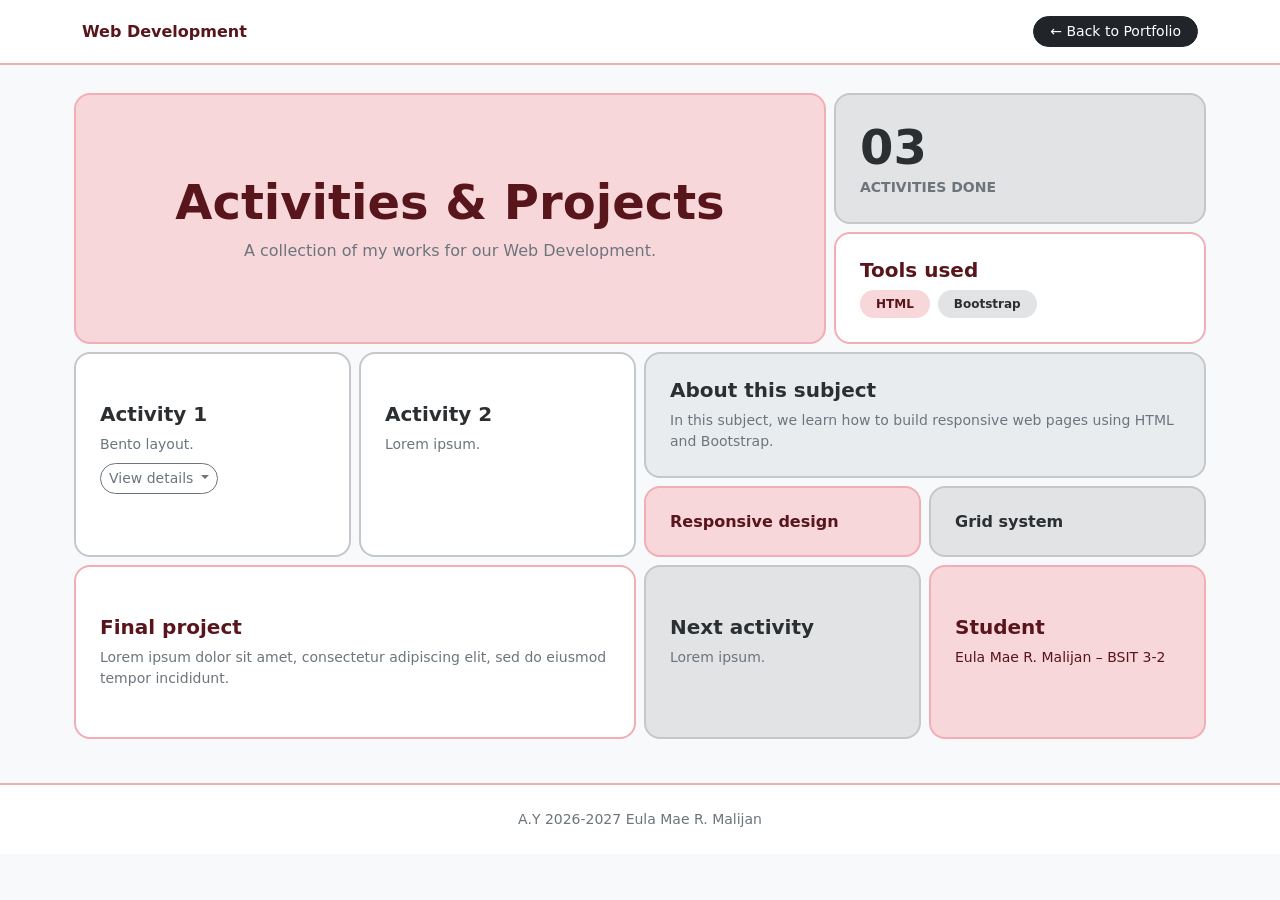
<file: BENTO/index.html>
<!DOCTYPE html>
<html lang="en">
<head>
  <meta charset="UTF-8">
  <meta name="viewport" content="width=device-width, initial-scale=1.0">
  <title>Web Development Activities</title>
  <link href="https://cdn.jsdelivr.net/npm/bootstrap@5.3.3/dist/css/bootstrap.min.css" rel="stylesheet">
</head>
<body class="bg-body-tertiary">

  <!-- HEADER -->
  <header class="bg-white border-bottom border-2 border-danger-subtle py-3">
    <div class="container d-flex justify-content-between align-items-center">
      <span class="fw-bold text-danger-emphasis">Web Development</span>
      <a href="https://eula-m.github.io/"
        class="btn btn-sm btn-dark rounded-pill px-3">
        &larr; Back to Portfolio
      </a>
    </div>
  </header>

  <main>

  <div class="container py-4">

    <!-- ROW 1 -->
    <div class="row">
      <div class="col-12 col-md-8 p-1">
        <div class="card bg-danger-subtle border border-2 border-danger-subtle rounded-4 p-4 h-100 justify-content-center text-center"
             onmouseenter="document.getElementById('heroTitle').textContent = 'Web Development'"
             onmouseleave="document.getElementById('heroTitle').textContent = 'Activities & Projects'">
          <h1 id="heroTitle" class="display-5 fw-bold text-danger-emphasis mb-2">Activities &amp; Projects</h1>
          <p class="mb-0 text-secondary">A collection of my works for our Web Development.</p>
        </div>
      </div>
      <div class="col-12 col-md-4 p-1">
        <div class="d-flex flex-column gap-2 h-100">
          <div class="card flex-fill bg-secondary-subtle border border-2 border-secondary-subtle rounded-4 p-4 justify-content-center">
            <p class="display-5 fw-bold text-secondary-emphasis mb-0">03</p>
            <p class="text-uppercase fw-bold small mb-0 text-secondary">Activities done</p>
          </div>
          <div class="card flex-fill bg-white border border-2 border-danger-subtle rounded-4 p-4 justify-content-center">
            <h5 class="fw-bold text-danger-emphasis">Tools used</h5>
            <div class="d-flex flex-wrap gap-2">
              <span class="badge rounded-pill bg-danger-subtle text-danger-emphasis px-3 py-2">HTML</span>
              <span class="badge rounded-pill bg-secondary-subtle text-secondary-emphasis px-3 py-2">Bootstrap</span>
            </div>
          </div>
        </div>
      </div>
    </div>

    <!-- ROW 2 -->
    <div class="row">
      <!-- ACTIVITY 1 -->
      <div class="col-6 col-md-3 p-1">
        <div class="card bg-white border border-2 border-secondary-subtle rounded-4 p-4 py-5 h-100">
          <h5 class="fw-bold text-secondary-emphasis">Activity 1</h5>
          <p class="small text-secondary mb-2">Bento layout.</p>

          <div class="dropdown">
            <button class="btn btn-sm btn-outline-secondary rounded-pill dropdown-toggle"
                    type="button"
                    data-bs-toggle="dropdown"
                    data-bs-auto-close="outside"
                    aria-expanded="false">
              View details
            </button>

            <!-- Floating info -->
            <div class="dropdown-menu p-3 rounded-4 border-2 border-secondary-subtle shadow w-100">
              <ul class="list-unstyled small text-secondary mb-3">
                <li class="mb-2">
                  <span class="fw-bold text-danger-emphasis">Row 1:</span>
                  Hero title + Activities done &amp; Tools used
                </li>
                <li class="mb-2">
                  <span class="fw-bold text-danger-emphasis">Row 2:</span>
                  Activity 1, Activity 2 + About this subject
                </li>
                <li>
                  <span class="fw-bold text-danger-emphasis">Row 3:</span>
                  Final project, Next activity &amp; Student
                </li>
              </ul>

              <p class="fw-bold small text-danger-emphasis mb-1">Bootstrap used</p>
              <div class="d-flex flex-wrap gap-1 mb-3">
                <span class="badge rounded-pill bg-secondary-subtle text-secondary-emphasis">container</span>
                <span class="badge rounded-pill bg-secondary-subtle text-secondary-emphasis">row / col</span>
                <span class="badge rounded-pill bg-secondary-subtle text-secondary-emphasis">card</span>
                <span class="badge rounded-pill bg-secondary-subtle text-secondary-emphasis">dropdown</span>
              </div>

              <button class="btn btn-sm btn-danger rounded-pill"
                      type="button"
                      data-bs-toggle="modal"
                      data-bs-target="#gallery1">
                View pictures
              </button>
            </div>
          </div>
        </div>
      </div>

      <div class="col-6 col-md-3 p-1">
        <div class="card bg-white border border-2 border-secondary-subtle rounded-4 p-4 py-5 h-100">
          <h5 class="fw-bold text-secondary-emphasis">Activity 2</h5>
          <p class="small text-secondary mb-0">Lorem ipsum.</p>
        </div>
      </div>
      <div class="col-12 col-md-6 p-1">
        <div class="d-flex flex-column gap-2 h-100">
          <div class="card flex-fill bg-body-secondary border border-2 border-secondary-subtle rounded-4 p-4">
            <h5 class="fw-bold text-secondary-emphasis">About this subject</h5>
            <p class="small text-secondary mb-0">In this subject, we learn how to build responsive web pages using HTML and Bootstrap.</p>
          </div>
          <div class="row g-2">
            <div class="col-6">
              <div class="card h-100 bg-danger-subtle border border-2 border-danger-subtle rounded-4 p-4">
                <h6 class="fw-bold text-danger-emphasis mb-0">Responsive design</h6>
              </div>
            </div>
            <div class="col-6">
              <div class="card h-100 bg-secondary-subtle border border-2 border-secondary-subtle rounded-4 p-4">
                <h6 class="fw-bold text-secondary-emphasis mb-0">Grid system</h6>
              </div>
            </div>
          </div>
        </div>
      </div>
    </div>

    <!-- ROW 3 -->
    <div class="row">
      <div class="col-12 col-md-6 p-1">
        <div class="card bg-white border border-2 border-danger-subtle rounded-4 p-4 py-5 h-100">
          <h5 class="fw-bold text-danger-emphasis">Final project</h5>
          <p class="small text-secondary mb-0">Lorem ipsum dolor sit amet, consectetur adipiscing elit, sed do eiusmod tempor incididunt.</p>
        </div>
      </div>
      <div class="col-6 col-md-3 p-1">
        <div class="card bg-secondary-subtle border border-2 border-secondary-subtle rounded-4 p-4 py-5 h-100">
          <h5 class="fw-bold text-secondary-emphasis">Next activity</h5>
          <p class="small text-secondary mb-0">Lorem ipsum.</p>
        </div>
      </div>
      <div class="col-6 col-md-3 p-1">
        <div class="card bg-danger-subtle border border-2 border-danger-subtle rounded-4 p-4 py-5 h-100">
          <h5 class="fw-bold text-danger-emphasis">Student</h5>
          <p class="small text-danger-emphasis mb-0">Eula Mae R. Malijan &ndash; BSIT 3-2</p>
        </div>
      </div>
    </div>

  </div>
  </main>

  <!-- FOOTER -->
  <footer class="bg-white border-top border-2 border-danger-subtle py-4 mt-3">
    <div class="container text-center">
      <p class="small text-secondary mb-0">A.Y 2026-2027 Eula Mae R. Malijan</p>
    </div>
  </footer>

  <!-- GALLERY MODAL: ACTIVITY 1 -->
  <div class="modal fade" id="gallery1" tabindex="-1" aria-hidden="true">
    <div class="modal-dialog modal-lg modal-dialog-centered">
      <div class="modal-content rounded-4 border-2 border-danger-subtle">
        <div class="modal-header">
          <h5 class="modal-title fw-bold text-danger-emphasis">Activity 1: Bento layout</h5>
          <button type="button" class="btn-close" data-bs-dismiss="modal" aria-label="Close"></button>
        </div>
        <div class="modal-body">
          <img src="images/act1-1.png" class="img-fluid rounded-3 w-100" alt="Activity 1 screenshot">
        </div>
      </div>
    </div>
  </div>

  <!-- Bootstrap JS -->
  <script src="https://cdn.jsdelivr.net/npm/bootstrap@5.3.3/dist/js/bootstrap.bundle.min.js"></script>

</body>
</html>
</file>
<file: ACT 2 - JSON/style.css>
:root {
  --leaf: #2d4a5a;
  --leaf-dark: #1b3140;
  --gold: #d6a443;
  --gold-hi: #f4dc92;
  --gold-lo: #9c722a;
  --paper: #f7f1e1;
  --paper-edge: #ddd0ae;
  --ink: #2b2a26;
  --muted: #7a7360;
  --chili: #a8505a;

  --serif: "Fraunces", Georgia, serif;
  --body: "Literata", Georgia, serif;
  --hand: "Caveat", "Segoe Script", "Bradley Hand", cursive;

  --grain: url("data:image/svg+xml,%3Csvg%20xmlns%3D%22http%3A%2F%2Fwww.w3.org%2F2000%2Fsvg%22%20width%3D%22240%22%20height%3D%22240%22%3E%3Cfilter%20id%3D%22n%22%20x%3D%220%22%20y%3D%220%22%20width%3D%22100%25%22%20height%3D%22100%25%22%20color-interpolation-filters%3D%22sRGB%22%3E%3CfeTurbulence%20type%3D%22fractalNoise%22%20baseFrequency%3D%22.9%22%20numOctaves%3D%223%22%20seed%3D%227%22%20stitchTiles%3D%22stitch%22%2F%3E%3CfeColorMatrix%20values%3D%220%200%200%200%20.30%20%200%200%200%200%20.22%20%200%200%200%200%20.10%20%200%200%200%20.45%20-.17%22%2F%3E%3C%2Ffilter%3E%3Crect%20width%3D%22100%25%22%20height%3D%22100%25%22%20filter%3D%22url%28%23n%29%22%2F%3E%3C%2Fsvg%3E");
  --mottle: url("data:image/svg+xml,%3Csvg%20xmlns%3D%22http%3A%2F%2Fwww.w3.org%2F2000%2Fsvg%22%20width%3D%22500%22%20height%3D%22500%22%3E%3Cfilter%20id%3D%22m%22%20x%3D%220%22%20y%3D%220%22%20width%3D%22100%25%22%20height%3D%22100%25%22%20color-interpolation-filters%3D%22sRGB%22%3E%3CfeTurbulence%20type%3D%22fractalNoise%22%20baseFrequency%3D%22.008%20.011%22%20numOctaves%3D%224%22%20seed%3D%2212%22%20stitchTiles%3D%22stitch%22%2F%3E%3CfeColorMatrix%20values%3D%220%200%200%200%20.63%20%200%200%200%200%20.48%20%200%200%200%200%20.23%20%200%200%200%20.35%20-.12%22%2F%3E%3C%2Ffilter%3E%3Crect%20width%3D%22100%25%22%20height%3D%22100%25%22%20filter%3D%22url%28%23m%29%22%2F%3E%3C%2Fsvg%3E");
  --fibers: url("data:image/svg+xml,%3Csvg%20xmlns%3D%22http%3A%2F%2Fwww.w3.org%2F2000%2Fsvg%22%20width%3D%22300%22%20height%3D%22300%22%3E%3Cg%20fill%3D%22none%22%20stroke%3D%22%238a6a3a%22%20stroke-width%3D%22.6%22%20stroke-linecap%3D%22round%22%3E%3Cpath%20d%3D%22M186.9%20222.5Q192.9%20232.1%20195.1%20234.9%22%20opacity%3D%220.11%22%2F%3E%3Cpath%20d%3D%22M139.7%20283.0Q138.7%20288.4%20143.9%20294.2%22%20opacity%3D%220.14%22%2F%3E%3Cpath%20d%3D%22M163.1%20172.2Q154.5%20171.5%20149.5%20164.3%22%20opacity%3D%220.24%22%2F%3E%3Cpath%20d%3D%22M47.9%20239.1Q39.8%20236.8%2037.8%20242.4%22%20opacity%3D%220.26%22%2F%3E%3Cpath%20d%3D%22M62.8%2064.6Q67.9%2073.5%2076.3%2075.1%22%20opacity%3D%220.20%22%2F%3E%3Cpath%20d%3D%22M203.3%2061.4Q213.3%2067.3%20215.7%2066.8%22%20opacity%3D%220.15%22%2F%3E%3Cpath%20d%3D%22M108.4%2049.8Q101.8%2044.5%2098.4%2037.6%22%20opacity%3D%220.10%22%2F%3E%3Cpath%20d%3D%22M203.4%20101.4Q200.6%20104.4%20198.1%20110.3%22%20opacity%3D%220.19%22%2F%3E%3Cpath%20d%3D%22M211.4%2017.1Q220.1%2013.2%20224.7%203.7%22%20opacity%3D%220.10%22%2F%3E%3Cpath%20d%3D%22M236.3%20109.9Q233.8%20100.4%20238.5%2096.1%22%20opacity%3D%220.27%22%2F%3E%3Cpath%20d%3D%22M59.0%20226.7Q63.7%20231.7%2071.0%20239.1%22%20opacity%3D%220.19%22%2F%3E%3Cpath%20d%3D%22M232.7%2032.4Q239.0%2032.9%20239.6%2040.7%22%20opacity%3D%220.27%22%2F%3E%3Cpath%20d%3D%22M27.4%20102.2Q27.6%20111.5%2030.5%20113.9%22%20opacity%3D%220.20%22%2F%3E%3Cpath%20d%3D%22M93.7%2095.0Q86.4%2090.6%2084.7%2083.2%22%20opacity%3D%220.28%22%2F%3E%3Cpath%20d%3D%22M48.5%2014.6Q54.5%2012.9%2062.1%2015.5%22%20opacity%3D%220.21%22%2F%3E%3Cpath%20d%3D%22M247.9%20136.7Q250.1%20126.7%20245.7%20124.3%22%20opacity%3D%220.19%22%2F%3E%3Cpath%20d%3D%22M251.5%2039.2Q255.8%2047.8%20258.0%2051.8%22%20opacity%3D%220.12%22%2F%3E%3Cpath%20d%3D%22M130.4%2044.8Q134.8%2045.9%20140.0%2039.0%22%20opacity%3D%220.25%22%2F%3E%3Cpath%20d%3D%22M292.8%20136.1Q292.5%20137.6%20292.5%20142.5%22%20opacity%3D%220.17%22%2F%3E%3Cpath%20d%3D%22M44.0%20113.1Q51.8%20119.5%2057.6%20126.0%22%20opacity%3D%220.16%22%2F%3E%3Cpath%20d%3D%22M26.7%2081.7Q29.6%2089.1%2034.6%2092.0%22%20opacity%3D%220.24%22%2F%3E%3Cpath%20d%3D%22M208.4%20199.2Q213.6%20195.5%20215.6%20195.4%22%20opacity%3D%220.19%22%2F%3E%3Cpath%20d%3D%22M230.9%20207.3Q229.2%20214.1%20225.2%20219.7%22%20opacity%3D%220.10%22%2F%3E%3Cpath%20d%3D%22M164.1%2075.2Q169.0%2075.9%20168.9%2074.2%22%20opacity%3D%220.24%22%2F%3E%3Cpath%20d%3D%22M104.4%20193.2Q106.5%20200.6%20111.0%20202.4%22%20opacity%3D%220.26%22%2F%3E%3Cpath%20d%3D%22M206.5%20292.8Q213.1%20290.4%20219.3%20293.3%22%20opacity%3D%220.25%22%2F%3E%3Cpath%20d%3D%22M281.2%20143.2Q285.7%20143.6%20286.6%20149.3%22%20opacity%3D%220.24%22%2F%3E%3Cpath%20d%3D%22M174.3%20199.7Q175.3%20202.5%20172.0%20203.1%22%20opacity%3D%220.23%22%2F%3E%3Cpath%20d%3D%22M8.3%2048.0Q5.2%2051.6%206.6%2052.2%22%20opacity%3D%220.21%22%2F%3E%3Cpath%20d%3D%22M12.6%20141.5Q5.8%20133.8%204.9%20129.0%22%20opacity%3D%220.13%22%2F%3E%3Cpath%20d%3D%22M58.0%2010.7Q58.4%209.7%2057.0%207.3%22%20opacity%3D%220.14%22%2F%3E%3Cpath%20d%3D%22M271.0%200.2Q268.9%20-6.0%20268.3%20-6.0%22%20opacity%3D%220.25%22%2F%3E%3Cpath%20d%3D%22M112.2%2010.8Q114.1%203.9%20115.3%20-0.5%22%20opacity%3D%220.20%22%2F%3E%3Cpath%20d%3D%22M287.5%20245.6Q287.5%20248.9%20285.2%20254.3%22%20opacity%3D%220.13%22%2F%3E%3Cpath%20d%3D%22M178.8%20169.2Q186.1%20174.5%20191.6%20182.3%22%20opacity%3D%220.26%22%2F%3E%3Cpath%20d%3D%22M0.3%2032.4Q-1.7%2035.0%202.1%2035.6%22%20opacity%3D%220.26%22%2F%3E%3Cpath%20d%3D%22M112.8%20129.5Q112.7%20125.6%20105.1%20123.7%22%20opacity%3D%220.27%22%2F%3E%3Cpath%20d%3D%22M274.1%20178.7Q270.7%20184.8%20267.4%20192.2%22%20opacity%3D%220.16%22%2F%3E%3Cpath%20d%3D%22M295.3%20147.5Q289.3%20148.2%20289.3%20146.9%22%20opacity%3D%220.18%22%2F%3E%3Cpath%20d%3D%22M87.9%20234.5Q92.8%20225.9%2097.1%20220.9%22%20opacity%3D%220.27%22%2F%3E%3Cpath%20d%3D%22M234.6%2073.7Q235.2%2067.2%20228.1%2064.0%22%20opacity%3D%220.21%22%2F%3E%3Cpath%20d%3D%22M142.4%20193.5Q140.8%20199.0%20145.3%20200.3%22%20opacity%3D%220.15%22%2F%3E%3Cpath%20d%3D%22M160.0%20100.8Q156.9%20100.1%20154.4%20101.7%22%20opacity%3D%220.23%22%2F%3E%3Cpath%20d%3D%22M177.2%2010.9Q177.1%2013.4%20170.3%209.7%22%20opacity%3D%220.20%22%2F%3E%3Cpath%20d%3D%22M4.4%20233.5Q5.0%20235.6%202.3%20235.6%22%20opacity%3D%220.19%22%2F%3E%3Cpath%20d%3D%22M273.5%20115.6Q269.6%20118.9%20270.5%20125.5%22%20opacity%3D%220.25%22%2F%3E%3Cpath%20d%3D%22M19.8%20250.9Q20.8%20252.2%2025.3%20249.0%22%20opacity%3D%220.26%22%2F%3E%3Cpath%20d%3D%22M42.8%20143.5Q42.1%20140.7%2044.2%20143.5%22%20opacity%3D%220.21%22%2F%3E%3Cpath%20d%3D%22M243.5%2020.5Q242.1%2026.3%20236.0%2029.5%22%20opacity%3D%220.10%22%2F%3E%3Cpath%20d%3D%22M216.8%20293.6Q220.1%20299.2%20230.7%20299.2%22%20opacity%3D%220.14%22%2F%3E%3Cpath%20d%3D%22M193.7%20285.7Q195.0%20283.9%20199.7%20275.4%22%20opacity%3D%220.13%22%2F%3E%3Cpath%20d%3D%22M183.2%20124.2Q174.8%20122.8%20173.7%20127.6%22%20opacity%3D%220.17%22%2F%3E%3Cpath%20d%3D%22M21.6%2017.3Q25.7%2017.7%2023.7%2024.1%22%20opacity%3D%220.18%22%2F%3E%3Cpath%20d%3D%22M94.4%20180.1Q93.2%20182.7%2094.1%20192.3%22%20opacity%3D%220.23%22%2F%3E%3Cpath%20d%3D%22M45.3%20189.4Q45.9%20196.1%2045.5%20200.9%22%20opacity%3D%220.15%22%2F%3E%3Cpath%20d%3D%22M165.5%2076.3Q166.1%2074.4%20172.5%2076.7%22%20opacity%3D%220.17%22%2F%3E%3Cpath%20d%3D%22M221.0%2053.8Q220.7%2057.3%20227.0%2058.1%22%20opacity%3D%220.12%22%2F%3E%3Cpath%20d%3D%22M37.4%20178.2Q33.6%20182.1%2030.1%20188.7%22%20opacity%3D%220.24%22%2F%3E%3Cpath%20d%3D%22M8.8%20217.5Q6.2%20214.1%20-3.7%20207.7%22%20opacity%3D%220.14%22%2F%3E%3Cpath%20d%3D%22M34.8%20291.8Q34.3%20297.3%2039.4%20300.8%22%20opacity%3D%220.16%22%2F%3E%3Cpath%20d%3D%22M70.5%20100.0Q71.2%2095.0%2073.7%2095.7%22%20opacity%3D%220.25%22%2F%3E%3Cpath%20d%3D%22M194.4%20241.4Q193.6%20247.0%20192.5%20251.2%22%20opacity%3D%220.20%22%2F%3E%3Cpath%20d%3D%22M222.0%20118.7Q214.0%20108.4%20210.8%20105.6%22%20opacity%3D%220.26%22%2F%3E%3Cpath%20d%3D%22M144.3%20228.1Q140.4%20228.6%20130.3%20227.3%22%20opacity%3D%220.18%22%2F%3E%3Cpath%20d%3D%22M139.7%2029.9Q133.8%2024.2%20130.0%2020.4%22%20opacity%3D%220.26%22%2F%3E%3Cpath%20d%3D%22M45.6%2076.2Q40.8%2069.4%2039.4%2066.7%22%20opacity%3D%220.19%22%2F%3E%3Cpath%20d%3D%22M9.6%20277.4Q9.3%20284.9%206.0%20289.6%22%20opacity%3D%220.18%22%2F%3E%3Cpath%20d%3D%22M283.6%2035.4Q287.4%2034.3%20288.3%2029.5%22%20opacity%3D%220.13%22%2F%3E%3Cpath%20d%3D%22M60.3%207.5Q55.7%205.4%2052.8%20-4.3%22%20opacity%3D%220.17%22%2F%3E%3Cpath%20d%3D%22M93.6%20140.4Q92.3%20141.0%2087.5%20146.9%22%20opacity%3D%220.14%22%2F%3E%3C%2Fg%3E%3C%2Fsvg%3E");
  --linen: url("data:image/svg+xml,%3Csvg%20xmlns%3D%22http%3A%2F%2Fwww.w3.org%2F2000%2Fsvg%22%20width%3D%22160%22%20height%3D%22160%22%3E%3Cfilter%20id%3D%22l%22%20x%3D%220%22%20y%3D%220%22%20width%3D%22100%25%22%20height%3D%22100%25%22%20color-interpolation-filters%3D%22sRGB%22%3E%3CfeTurbulence%20type%3D%22fractalNoise%22%20baseFrequency%3D%22.85%20.04%22%20numOctaves%3D%222%22%20seed%3D%222%22%20stitchTiles%3D%22stitch%22%20result%3D%22a%22%2F%3E%3CfeTurbulence%20type%3D%22fractalNoise%22%20baseFrequency%3D%22.04%20.85%22%20numOctaves%3D%222%22%20seed%3D%225%22%20stitchTiles%3D%22stitch%22%20result%3D%22b%22%2F%3E%3CfeComposite%20in%3D%22a%22%20in2%3D%22b%22%20operator%3D%22arithmetic%22%20k2%3D%22.5%22%20k3%3D%22.5%22%20result%3D%22ab%22%2F%3E%3CfeColorMatrix%20in%3D%22ab%22%20values%3D%220%200%200%200%201%20%200%200%200%200%20.96%20%200%200%200%200%20.85%20%20.7%200%200%200%20-.31%22%2F%3E%3C%2Ffilter%3E%3Crect%20width%3D%22100%25%22%20height%3D%22100%25%22%20filter%3D%22url%28%23l%29%22%2F%3E%3C%2Fsvg%3E");
  --weave: url("data:image/svg+xml,%3Csvg xmlns='http://www.w3.org/2000/svg' width='40' height='40'%3E%3Crect width='40' height='40' fill='%231b3140'/%3E%3Cpath d='M20 3L37 20L20 37L3 20Z' fill='none' stroke='%23d6a443' stroke-width='2'/%3E%3Cpath d='M20 12L28 20L20 28L12 20Z' fill='%23a8505a'/%3E%3C/svg%3E");
  --diamonds: url("data:image/svg+xml,%3Csvg%20xmlns%3D%22http%3A%2F%2Fwww.w3.org%2F2000%2Fsvg%22%20width%3D%2220%22%20height%3D%2210%22%3E%3Cpath%20d%3D%22M10%201l4%204-4%204-4-4z%22%20fill%3D%22%23d6a443%22%2F%3E%3Ccircle%20cx%3D%221%22%20cy%3D%225%22%20r%3D%221.1%22%20fill%3D%22%23a8505a%22%2F%3E%3Ccircle%20cx%3D%2219%22%20cy%3D%225%22%20r%3D%221.1%22%20fill%3D%22%23a8505a%22%2F%3E%3C%2Fsvg%3E");
}

* { box-sizing: border-box; margin: 0 }

html, body {
  height: 100%;
  margin: 0;
  font-family: var(--body);
  font-optical-sizing: auto;
  color: var(--ink);
  overflow: hidden;
  background:
    url("data:image/svg+xml,%3Csvg%20xmlns%3D%22http%3A%2F%2Fwww.w3.org%2F2000%2Fsvg%22%20width%3D%22480%22%20height%3D%22360%22%3E%3Cfilter%20id%3D%22w3%22%20x%3D%220%22%20y%3D%220%22%20width%3D%22480%22%20height%3D%22120%22%20filterUnits%3D%22userSpaceOnUse%22%20color-interpolation-filters%3D%22sRGB%22%3E%3CfeTurbulence%20type%3D%22fractalNoise%22%20baseFrequency%3D%22.005%20.26%22%20numOctaves%3D%224%22%20seed%3D%223%22%20stitchTiles%3D%22stitch%22%2F%3E%3CfeColorMatrix%20values%3D%220%200%200%200%20.20%20%200%200%200%200%20.09%20%200%200%200%200%20.02%20%20-1.7%200%200%200%201.0%22%2F%3E%3C%2Ffilter%3E%3Crect%20y%3D%220%22%20width%3D%22480%22%20height%3D%22120%22%20filter%3D%22url%28%23w3%29%22%2F%3E%3Cfilter%20id%3D%22w9%22%20x%3D%220%22%20y%3D%22120%22%20width%3D%22480%22%20height%3D%22120%22%20filterUnits%3D%22userSpaceOnUse%22%20color-interpolation-filters%3D%22sRGB%22%3E%3CfeTurbulence%20type%3D%22fractalNoise%22%20baseFrequency%3D%22.005%20.26%22%20numOctaves%3D%224%22%20seed%3D%229%22%20stitchTiles%3D%22stitch%22%2F%3E%3CfeColorMatrix%20values%3D%220%200%200%200%20.20%20%200%200%200%200%20.09%20%200%200%200%200%20.02%20%20-1.7%200%200%200%201.0%22%2F%3E%3C%2Ffilter%3E%3Crect%20y%3D%22120%22%20width%3D%22480%22%20height%3D%22120%22%20filter%3D%22url%28%23w9%29%22%2F%3E%3Cfilter%20id%3D%22w14%22%20x%3D%220%22%20y%3D%22240%22%20width%3D%22480%22%20height%3D%22120%22%20filterUnits%3D%22userSpaceOnUse%22%20color-interpolation-filters%3D%22sRGB%22%3E%3CfeTurbulence%20type%3D%22fractalNoise%22%20baseFrequency%3D%22.005%20.26%22%20numOctaves%3D%224%22%20seed%3D%2214%22%20stitchTiles%3D%22stitch%22%2F%3E%3CfeColorMatrix%20values%3D%220%200%200%200%20.20%20%200%200%200%200%20.09%20%200%200%200%200%20.02%20%20-1.7%200%200%200%201.0%22%2F%3E%3C%2Ffilter%3E%3Crect%20y%3D%22240%22%20width%3D%22480%22%20height%3D%22120%22%20filter%3D%22url%28%23w14%29%22%2F%3E%3C%2Fsvg%3E") 0 0/480px 360px,
    url("data:image/svg+xml,%3Csvg xmlns='http://www.w3.org/2000/svg' width='480' height='360'%3E%0A%3Crect width='480' height='120' fill='%23b78859'/%3E%3Crect y='120' width='480' height='120' fill='%23a87a4e'/%3E%3Crect y='240' width='480' height='120' fill='%23bd9060'/%3E%0A%3Cg fill='none' stroke='%237a4f2a' opacity='.28'%3E%0A%3Cpath d='M0 24Q120 16 240 26T480 22M0 58Q150 68 300 56T480 62M0 92Q100 86 220 96T480 90'/%3E%0A%3Cpath d='M0 146Q130 156 260 144T480 152M0 182Q110 176 240 188T480 180M0 214Q150 224 300 212T480 218'/%3E%0A%3Cpath d='M0 266Q120 258 240 268T480 264M0 300Q150 310 300 298T480 304M0 334Q100 328 220 338T480 332'/%3E%0A%3Cellipse cx='320' cy='182' rx='16' ry='6'/%3E%3Cellipse cx='90' cy='60' rx='12' ry='5'/%3E%3C/g%3E%0A%3Cpath d='M0 1.5H480M0 121.5H480M0 241.5H480M200 0V120M360 120V240M110 240V360' stroke='%235e3a1d' stroke-width='3' opacity='.75'/%3E%0A%3C/svg%3E") 0 0/480px 360px,
    #a87a4e;
}

body::before {
  content: "";
  position: fixed;
  inset: 0;
  pointer-events: none;
  z-index: 0;
  background:
    linear-gradient(120deg, rgba(255, 236, 190, .28), rgba(255, 236, 190, 0) 45%),
    radial-gradient(ellipse at 50% 45%, transparent 35%, rgba(30, 6, 4, .72) 100%);
}

.scene {
  position: relative;
  z-index: 1;
  height: 100%;
  display: grid;
  place-items: center;
  perspective: 2200px;
}

/* ---------- BOOK ---------- */
.book {
  position: relative;
  width: min(940px, 95vw);
  height: min(620px, 82vh);
  transform: translateX(-25%);
  transition: transform 1.2s cubic-bezier(.6, .05, .25, 1);
  filter: drop-shadow(0 22px 22px rgba(40, 20, 5, .4));
}
.book.open { transform: translateX(0) }

.page-right {
  position: absolute;
  left: 50%;
  top: 0;
  width: 50%;
  height: 100%;
  border-radius: 0 8px 8px 0;
  border: 1px solid var(--paper-edge);
  transform-origin: left;
  background:
    linear-gradient(90deg, rgba(70, 50, 20, .26), rgba(70, 50, 20, .07) 3.5%, transparent 8%),
    var(--grain) 0 0/240px 240px,
    var(--mottle) 0 0/500px 500px,
    radial-gradient(ellipse at 50% 40%, transparent 55%, rgba(120, 90, 40, .09) 100%),
    var(--paper);
  box-shadow:
    inset -6px 0 0 -3px #fff8,
    2px 1px 0 0 #efe6cc, 3px 2px 0 0 #cfc3a0,
    5px 3px 0 0 #efe6cc, 6px 4px 0 0 #cfc3a0,
    8px 5px 0 0 #efe6cc, 9px 6px 0 0 #bfb28c,
    12px 8px 0 0 var(--leaf-dark);
}

.sheet {
  height: calc(100% - 32px);
  margin: 16px 14px;
  padding: clamp(8px, 1.6vw, 22px) clamp(8px, 1.8vw, 24px);
  overflow-y: auto;
  transform-origin: left center;
  scrollbar-width: thin;
  scrollbar-color: #c7b57f transparent;
}
.sheet.flip { animation: flip .7s cubic-bezier(.4, .1, .2, 1) }

@keyframes flip {
  from { transform: rotateY(-110deg); opacity: .15 }
  to   { transform: none; opacity: 1 }
}

.page-right::after,
.cover-back::after {
  content: "";
  position: absolute;
  inset: 9px;
  border: 1.5px solid rgba(45, 74, 90, .35);
  outline: 1px solid rgba(45, 74, 90, .16);
  outline-offset: 3px;
  border-radius: 2px;
  pointer-events: none;
  background:
    url("data:image/svg+xml,%3Csvg%20xmlns%3D%22http%3A%2F%2Fwww.w3.org%2F2000%2Fsvg%22%20width%3D%2224%22%20height%3D%2224%22%3E%3Cg%20transform%3D%22translate%280%200%29%22%3E%3Cpath%20d%3D%22M1.5%2022V9Q1.5%201.5%209%201.5H22%22%20fill%3D%22none%22%20stroke%3D%22%23b98a2e%22%20stroke-width%3D%221.6%22%2F%3E%3Cpath%20d%3D%22M7%207l2.5%202.5L7%2012%204.5%209.5z%22%20fill%3D%22%23a8505a%22%2F%3E%3C%2Fg%3E%3C%2Fsvg%3E") left top/24px 24px no-repeat,
    url("data:image/svg+xml,%3Csvg%20xmlns%3D%22http%3A%2F%2Fwww.w3.org%2F2000%2Fsvg%22%20width%3D%2224%22%20height%3D%2224%22%3E%3Cg%20transform%3D%22translate%2824%200%29%20scale%28-1%201%29%22%3E%3Cpath%20d%3D%22M1.5%2022V9Q1.5%201.5%209%201.5H22%22%20fill%3D%22none%22%20stroke%3D%22%23b98a2e%22%20stroke-width%3D%221.6%22%2F%3E%3Cpath%20d%3D%22M7%207l2.5%202.5L7%2012%204.5%209.5z%22%20fill%3D%22%23a8505a%22%2F%3E%3C%2Fg%3E%3C%2Fsvg%3E") right top/24px 24px no-repeat,
    url("data:image/svg+xml,%3Csvg%20xmlns%3D%22http%3A%2F%2Fwww.w3.org%2F2000%2Fsvg%22%20width%3D%2224%22%20height%3D%2224%22%3E%3Cg%20transform%3D%22translate%280%2024%29%20scale%281%20-1%29%22%3E%3Cpath%20d%3D%22M1.5%2022V9Q1.5%201.5%209%201.5H22%22%20fill%3D%22none%22%20stroke%3D%22%23b98a2e%22%20stroke-width%3D%221.6%22%2F%3E%3Cpath%20d%3D%22M7%207l2.5%202.5L7%2012%204.5%209.5z%22%20fill%3D%22%23a8505a%22%2F%3E%3C%2Fg%3E%3C%2Fsvg%3E") left bottom/24px 24px no-repeat,
    url("data:image/svg+xml,%3Csvg%20xmlns%3D%22http%3A%2F%2Fwww.w3.org%2F2000%2Fsvg%22%20width%3D%2224%22%20height%3D%2224%22%3E%3Cg%20transform%3D%22translate%2824%2024%29%20scale%28-1%20-1%29%22%3E%3Cpath%20d%3D%22M1.5%2022V9Q1.5%201.5%209%201.5H22%22%20fill%3D%22none%22%20stroke%3D%22%23b98a2e%22%20stroke-width%3D%221.6%22%2F%3E%3Cpath%20d%3D%22M7%207l2.5%202.5L7%2012%204.5%209.5z%22%20fill%3D%22%23a8505a%22%2F%3E%3C%2Fg%3E%3C%2Fsvg%3E") right bottom/24px 24px no-repeat;
  background-origin: border-box;
}

.page-right::before {
  content: "";
  position: absolute;
  top: -4px;
  right: 34px;
  width: 22px;
  height: 92px;
  z-index: 4;
  background:
    repeating-linear-gradient(0deg, rgba(255, 255, 255, .10) 0 1px, transparent 1px 3px),
    linear-gradient(90deg, #86343f, var(--chili) 35%, #c26b75 55%, #86343f);
  clip-path: polygon(0 0, 100% 0, 100% 100%, 50% 82%, 0 100%);
  filter: drop-shadow(0 3px 2px rgba(0, 0, 0, .3));
}

/* ---------- COVER ---------- */
.cover {
  position: absolute;
  left: 50%;
  top: 0;
  width: 50%;
  height: 100%;
  transform-origin: left center;
  transform-style: preserve-3d;
  transition: transform 1.4s cubic-bezier(.6, .05, .25, 1);
  z-index: 5;
}
.book.open .cover { transform: rotateY(-180deg) }

.cover-front, .cover-back {
  position: absolute;
  inset: 0;
  backface-visibility: hidden;
  -webkit-backface-visibility: hidden;
}

.cover-front {
  border: 0;
  cursor: pointer;
  border-radius: 4px 14px 14px 4px;
  padding: 14px 14px 14px 30px;
  color: var(--gold);
  font-family: var(--serif);
  background:
    var(--linen) 0 0/160px 160px,
    radial-gradient(ellipse at 28% 18%, rgba(255, 255, 255, .13), transparent 60%),
    radial-gradient(ellipse at 50% 50%, transparent 60%, rgba(0, 0, 0, .18) 100%),
    linear-gradient(135deg, #34566a, var(--leaf-dark));
  box-shadow:
    inset 10px 0 14px -6px rgba(0, 0, 0, .6),
    inset 0 0 0 1px #0006,
    inset -2px -2px 0 rgba(255, 255, 255, .06);
}
.cover-front:hover .open-cue { opacity: 1 }
.cover-front:focus-visible { outline: 3px solid var(--gold); outline-offset: 3px }

.cover-front::before {
  content: "";
  position: absolute;
  left: 0; top: 0; bottom: 0;
  width: 20px;
  background: var(--weave) 0 0/40px 40px;
  border-radius: 4px 0 0 4px;
  box-shadow: 2px 0 6px rgba(0, 0, 0, .45);
}
.cover-front::after {
  content: "";
  position: absolute;
  left: 25px; top: 10px; bottom: 10px;
  border-left: 2px dashed rgba(214, 164, 67, .55);
}

.frame {
  position: relative;
  height: 100%;
  display: flex;
  flex-direction: column;
  align-items: center;
  justify-content: center;
  gap: 14px;
  text-align: center;
  padding: 20px;
  border: 2px solid;
  border-image: linear-gradient(135deg, var(--gold-hi), var(--gold-lo) 38%, var(--gold-hi) 60%, var(--gold-lo)) 1;
  outline: 1px solid rgba(214, 164, 67, .75);
  outline-offset: -9px;
}
.frame::before, .frame::after {
  content: "";
  position: absolute;
  left: 14px; right: 14px;
  height: 12px;
  opacity: .85;
  background: url("data:image/svg+xml,%3Csvg xmlns='http://www.w3.org/2000/svg' width='24' height='12'%3E%3Cpath d='M0 12L12 0L24 12Z' fill='%23d6a443'/%3E%3C/svg%3E") repeat-x;
}
.frame::before { top: 18px }
.frame::after  { bottom: 18px; transform: scaleY(-1) }

.emblem {
  position: relative;
  isolation: isolate;
  display: grid;
  place-items: center;
  width: clamp(90px, 14vw, 150px);
  aspect-ratio: 1;
  color: #ecc96a;
  filter: drop-shadow(0 2px 0 rgba(0, 0, 0, .45));
}
.emblem::before {
  content: "";
  position: absolute;
  inset: 0;
  z-index: -1;
  border-radius: 50%;
  opacity: .5;
  background: repeating-conic-gradient(var(--gold) 0 6deg, transparent 6deg 22.5deg);
  -webkit-mask: radial-gradient(circle, transparent 30%, #000 32%);
  mask: radial-gradient(circle, transparent 30%, #000 32%);
}

.book-title {
  font-family: "Pacifico", "Brush Script MT", cursive;
  font-size: clamp(30px, 5vw, 54px);
  font-weight: 400;
  line-height: 1.25;
  padding: 0 .1em;
  letter-spacing: 0;
  background: linear-gradient(172deg, #fbe9a8 0%, #dfae48 42%, #fff1bd 52%, #b4852b 100%);
  -webkit-background-clip: text;
  background-clip: text;
  color: transparent;
  filter: drop-shadow(0 2px 0 rgba(0, 0, 0, .5));
}
.book-sub {
  font-family: var(--serif);
  font-size: clamp(13px, 1.6vw, 17px);
  font-weight: 400;
  font-style: italic;
  font-variation-settings: "SOFT" 100;
  letter-spacing: .02em;
  color: #e8bd5acc;
}
.open-cue {
  margin-top: 10px;
  font: 700 clamp(18px, 2vw, 22px)/1 var(--hand);
  color: var(--gold-hi);
  opacity: .7;
  transition: opacity .3s;
  border-bottom: 1px dashed var(--gold);
  padding-bottom: 2px;
}

/* ---------- CONTENTS PAGE ---------- */
.cover-back {
  transform: rotateY(180deg);
  padding: clamp(18px, 3vw, 36px);
  display: flex;
  flex-direction: column;
  gap: 10px;
  border-radius: 8px 0 0 8px;
  border: 1px solid var(--paper-edge);
  background:
    linear-gradient(270deg, rgba(70, 50, 20, .26), rgba(70, 50, 20, .07) 3.5%, transparent 8%),
    var(--grain) 0 0/240px 240px,
    var(--mottle) 0 0/500px 500px,
    radial-gradient(ellipse at 50% 40%, transparent 55%, rgba(120, 90, 40, .09) 100%),
    var(--paper);
}

.cover-back h2 {
  font: 800 clamp(24px, 3vw, 32px)/1 var(--serif);
  font-variation-settings: "SOFT" 100, "WONK" 1;
  color: var(--leaf-dark);
}

#search {
  width: 100%;
  padding: 8px 12px;
  border: 0;
  border-bottom: 2px dashed var(--leaf);
  background: rgba(255, 255, 255, .4);
  font: italic 400 14.5px var(--body);
  color: var(--ink);
  border-radius: 4px 4px 0 0;
}
#search::placeholder { color: var(--muted) }
#search:focus { outline: none; background: rgba(255, 255, 255, .7); border-bottom-style: solid }

.chips { display: flex; flex-wrap: wrap; gap: 6px }
.chip {
  font: 600 12px var(--body);
  text-transform: capitalize;
  padding: 4px 11px;
  border-radius: 99px;
  cursor: pointer;
  border: 1px solid var(--leaf);
  background: transparent;
  color: var(--leaf);
  transition: background .2s, color .2s;
}
.chip:hover { background: rgba(45, 74, 90, .1) }
.chip.on {
  background: var(--linen) 0 0/160px, linear-gradient(135deg, #34566a, var(--leaf-dark));
  color: var(--gold-hi);
  border-color: var(--leaf-dark);
}
.chip:focus-visible, .toc button:focus-visible,
.servings button:focus-visible, .close-btn:focus-visible {
  outline: 2px solid var(--gold-lo);
  outline-offset: 2px;
}

.toc {
  list-style: none;
  padding: 0;
  overflow-y: auto;
  flex: 1;
  scrollbar-width: thin;
  scrollbar-color: #c7b57f transparent;
}
.toc li { margin: 0 }
.toc button {
  width: 100%;
  display: flex;
  align-items: baseline;
  gap: 8px;
  background: none;
  border: 0;
  cursor: pointer;
  font: 500 17px/1.25 var(--serif);
  font-variation-settings: "SOFT" 100;
  padding: 7px 6px;
  text-align: left;
  color: var(--ink);
  border-radius: 4px;
  transition: background .2s;
}
.toc button::after {
  content: "";
  order: 2;
  flex: 1;
  border-bottom: 2px dotted #b3a47a;
  transform: translateY(-3px);
}
.toc .t-name { order: 1 }
.toc .t-page {
  order: 3;
  font: 700 21px/1 var(--hand);
  color: var(--chili);
  font-variant-numeric: tabular-nums;
}
.toc button:hover { background: rgba(214, 164, 67, .2) }
.toc button.active { background: rgba(45, 74, 90, .1) }
.toc button.active .t-name { font-weight: 700; color: var(--leaf) }

.status {
  color: var(--muted);
  font: italic 400 14px/1.5 var(--body);
  padding: 8px 4px;
}

.close-btn {
  align-self: flex-start;
  background: none;
  border: 0;
  color: var(--muted);
  cursor: pointer;
  font: 700 19px var(--hand);
  text-decoration: underline;
  text-decoration-style: dashed;
  text-underline-offset: 3px;
  padding: 2px 0;
}
.close-btn:hover { color: var(--leaf) }

/* ---------- TABS ---------- */
.tabs {
  position: absolute;
  left: 30px;
  top: -31px;
  display: flex;
  gap: 4px;
  z-index: 2;
}
.tab {
  font: 600 14px var(--serif);
  font-variation-settings: "SOFT" 100;
  padding: 7px 15px 8px;
  cursor: pointer;
  border: 1px solid rgba(0, 0, 0, .3);
  border-bottom: 0;
  border-radius: 9px 9px 0 0;
  color: #efe3c0;
  background:
    var(--linen) 0 0/160px,
    linear-gradient(180deg, #3b5f74, var(--leaf));
  box-shadow: inset 0 1px 0 rgba(255, 255, 255, .18);
}
.tab.on {
  background: var(--grain) 0 0/240px, var(--paper);
  color: var(--leaf-dark);
  padding-bottom: 10px;
  margin-bottom: -1px;
  border-color: var(--paper-edge);
  box-shadow: none;
}
.tab span {
  background: var(--chili);
  color: #fff;
  border-radius: 99px;
  font: 600 11px var(--body);
  padding: 1px 7px;
  margin-left: 6px;
}
.tab:focus-visible, .fav-btn:focus-visible { outline: 2px solid var(--gold); outline-offset: 2px }

/* ---------- RECIPE PAGE ---------- */
.r-head { display: flex; align-items: center; gap: 12px; margin-bottom: 6px }
.r-name {
  font: 800 clamp(26px, 3.4vw, 38px)/1.02 var(--serif);
  font-variation-settings: "SOFT" 100, "WONK" 1;
  letter-spacing: -.01em;
  color: var(--leaf-dark);
}

.fav-btn {
  margin-left: auto;
  display: flex;
  align-items: center;
  gap: 6px;
  cursor: pointer;
  white-space: nowrap;
  border: 1.5px solid var(--chili);
  color: var(--chili);
  background: none;
  border-radius: 99px;
  padding: 5px 13px;
  font: 600 12px var(--body);
  transition: background .2s, color .2s, transform .15s;
}
.fav-btn:active { transform: scale(.95) }
.fav-btn.on { background: var(--chili); color: #fff }
.heart { width: 1.05em; height: 1.05em; vertical-align: -.18em }
.t-name .heart { color: var(--chili); width: .85em; height: .85em; margin-left: 6px }

.r-story {
  font: 600 clamp(20px, 2.1vw, 24px)/1.15 var(--hand);
  color: #6a5738;
  margin-bottom: 14px;
  transform: rotate(-.5deg);
}
.r-story::after {
  content: "";
  display: block;
  height: 10px;
  margin-top: 10px;
  background: var(--diamonds) repeat-x left center/20px 10px;
  opacity: .9;
}

.photo {
  position: relative;
  margin: 8px 4px 16px;
  padding: 8px 8px 22px;
  background: var(--grain) 0 0/240px, #fffdf6;
  border: 1px solid var(--paper-edge);
  box-shadow: 0 4px 10px rgba(60, 40, 10, .28), 0 1px 0 rgba(255, 255, 255, .8) inset;
  transform: rotate(-1.2deg);
}
.photo::before, .photo::after {
  content: "";
  position: absolute;
  top: -10px;
  width: 60px;
  height: 20px;
  background:
    repeating-linear-gradient(135deg, rgba(255, 255, 255, .38) 0 4px, transparent 4px 9px),
    rgba(214, 164, 67, .68);
  clip-path: polygon(0 0, 100% 0, 97% 25%, 100% 50%, 97% 75%, 100% 100%, 0 100%, 3% 75%, 0 50%, 3% 25%);
  box-shadow: 0 1px 2px rgba(0, 0, 0, .2);
}
.photo::before { left: -16px; transform: rotate(-35deg) }
.photo::after  { right: -16px; transform: rotate(35deg); background-color: rgba(168, 80, 90, .6) }
.photo img { display: block; width: 100%; aspect-ratio: 16/10; object-fit: cover; filter: sepia(.12) saturate(1.05) }

.slot {
  display: none;
  aspect-ratio: 16/10;
  place-content: center;
  gap: 6px;
  text-align: center;
  font: 600 20px var(--hand);
  color: var(--muted);
  border: 2px dashed #b9a977;
  background: repeating-linear-gradient(45deg, rgba(0, 0, 0, .03) 0 8px, transparent 8px 16px);
}
.slot code {
  font: 12px ui-monospace, Menlo, Consolas, monospace;
  background: rgba(0, 0, 0, .06);
  padding: 1px 7px;
  border-radius: 3px;
}
.photo.missing img { display: none }
.photo.missing .slot { display: grid }

.meta { display: flex; flex-wrap: wrap; gap: 8px; margin-bottom: 14px }
.meta span {
  font: 600 12px var(--body);
  padding: 4px 11px 4px 22px;
  border: 1px solid var(--gold);
  border-radius: 3px 12px 12px 3px;
  background:
    radial-gradient(circle at 10px 50%, var(--paper) 0 2.4px, var(--gold-lo) 2.6px 3.4px, transparent 3.6px),
    linear-gradient(#f0d58e66, #d6a44338);
  color: #5a4520;
}

.r-sec {
  display: inline-block;
  font: 700 19px/1.2 var(--serif);
  font-variation-settings: "SOFT" 100, "WONK" 1;
  margin: 16px 0 8px;
  padding-bottom: 3px;
  color: var(--leaf);
  border-bottom: 2px dashed var(--gold);
}

.servings { display: flex; align-items: center; gap: 10px; font-size: 14px; margin-bottom: 8px }
.servings span { font: 700 21px/1 var(--hand); color: var(--leaf-dark) }
.servings button {
  width: 28px; height: 28px;
  border-radius: 50%;
  border: 1.5px solid var(--leaf);
  background: rgba(255, 255, 255, .35);
  color: var(--leaf);
  font-size: 18px;
  line-height: 1;
  cursor: pointer;
  transition: background .2s, color .2s;
}
.servings button:hover { background: var(--leaf); color: var(--paper) }

.ing { list-style: none; padding: 0; font-size: 14.5px; line-height: 1.5 }
.ing li {
  display: flex;
  justify-content: space-between;
  align-items: baseline;
  gap: 10px;
  padding: 3px 0;
  border-bottom: 1px dotted #c4b995;
  text-transform: capitalize;
}
.ing b {
  font: 700 21px/1.1 var(--hand);
  color: var(--leaf);
  white-space: nowrap;
  text-transform: none;
}

.steps { padding-left: 24px; font-size: 14.5px; line-height: 1.65 }
.steps li { margin-bottom: 8px; padding-left: 4px }
.steps li::marker { font: 800 1.15em var(--serif); color: var(--chili) }

.welcome {
  height: 100%;
  display: grid;
  place-content: center;
  text-align: center;
  color: var(--muted);
  gap: 6px;
  font: 600 clamp(22px, 2.6vw, 28px)/1.2 var(--hand);
}
.welcome::before {
  content: "";
  width: 86px; height: 86px;
  margin: 0 auto 8px;
  background: url("data:image/svg+xml,%3Csvg%20xmlns%3D%22http%3A%2F%2Fwww.w3.org%2F2000%2Fsvg%22%20viewBox%3D%220%200%20100%20100%22%20fill%3D%22none%22%20stroke%3D%22%232d4a5a%22%20stroke-width%3D%223%22%20stroke-linecap%3D%22round%22%20stroke-linejoin%3D%22round%22%3E%3Cpath%20d%3D%22M16%2054h68c0%2018-14%2030-34%2030S16%2072%2016%2054z%22%2F%3E%3Cpath%20d%3D%22M27%2054c2-15%2012-23%2023-23s21%208%2023%2023%22%2F%3E%3Cpath%20d%3D%22M38%2024c-4-5%204-8%200-13M50%2022c-4-5%204-8%200-13M62%2024c-4-5%204-8%200-13%22%2F%3E%3C%2Fsvg%3E") center/contain no-repeat;
  opacity: .45;
}

/* ---------- "SEE HOW OTHERS COOK IT" (video replaces the photo) ---------- */
.photo[data-vid]:not([data-vid=""]) { padding-bottom: 8px }
.see-video {
  display: block;
  margin: 8px auto 2px;
  background: none;
  border: 0;
  cursor: pointer;
  font: 700 21px/1.1 var(--hand);
  color: var(--chili);
  text-decoration: underline dashed;
  text-underline-offset: 4px;
}
.see-video::before {
  content: "";
  display: inline-block;
  margin-right: 8px;
  border-left: 9px solid currentColor;
  border-top: 6px solid transparent;
  border-bottom: 6px solid transparent;
}
.photo.playing .see-video::before { display: none }
.see-video:hover { color: var(--leaf) }
.see-video:focus-visible { outline: 2px solid var(--gold-lo); outline-offset: 3px; border-radius: 3px }

.p-video { aspect-ratio: 16/10; background: #2b2a26 }
.p-video iframe { display: block; width: 100%; height: 100%; border: 0 }
.photo.playing img, .photo.playing .slot { display: none }

/* ---------- "BACK" LINK: sticky note on the table ---------- */
.scene { pointer-events: none }
.book  { pointer-events: auto }

.sticky {
  position: absolute;
  top: 6px;
  right: 8px;
  width: 112px;
  pointer-events: auto;
  text-decoration: none;
  color: #3a3320;
  transform: rotate(2deg);
  transition: transform .25s cubic-bezier(.3, 1.3, .5, 1);
  filter: drop-shadow(2px 5px 4px rgba(40, 20, 5, .45));
}
.sticky:hover { transform: rotate(.5deg) translateY(-4px) scale(1.05) }
.sticky:focus-visible { outline: 3px solid var(--gold); outline-offset: 4px }

.sticky-paper {
  display: block;
  padding: 24px 12px 22px;
  text-align: center;
  white-space: nowrap;
  font: 700 18px/1.05 var(--hand);
  background:
    linear-gradient(180deg, rgba(255, 255, 255, .38), transparent 32%, rgba(170, 125, 0, .14)),
    var(--grain) 0 0/240px 240px,
    #ffe680;
  clip-path: polygon(0 0, 100% 0, 100% calc(100% - 20px), calc(100% - 20px) 100%, 0 100%);
}
.sticky::after {
  content: "";
  position: absolute;
  right: 0;
  bottom: 0;
  width: 20px;
  height: 20px;
  background: linear-gradient(315deg, transparent 50%, #d9bf45 50%);
  box-shadow: -1px -1px 2px rgba(80, 50, 0, .25);
}
.sticky::before {
  content: "";
  position: absolute;
  top: 5px;
  left: 50%;
  width: 14px;
  height: 14px;
  margin-left: -7px;
  z-index: 1;
  border-radius: 50%;
  background: radial-gradient(circle at 35% 30%, #ff9a90, #c62828 55%, #7a1414);
  box-shadow: 1px 3px 3px rgba(0, 0, 0, .4);
}
.sticky:hover .sticky-paper { color: var(--chili) }

@media (min-width: 1101px) {
  .sticky { top: calc(4vh + 152px); right: calc(3vw + 4px); width: 140px }
  .sticky-paper { font-size: 22px; padding: 26px 10px 24px }
}
@media (prefers-reduced-motion: reduce) {
  .sticky { transition: none }
}

/* ---------- KITCHEN TABLE ---------- */
.table-decor { position: fixed; inset: 0; z-index: 0; pointer-events: none; overflow: hidden }

.mat {
  position: absolute;
  left: 50%; top: 50%;
  transform: translate(-50%, -50%);
  width: min(1040px, 97vw);
  height: min(690px, 92vh);
  border-radius: 12px;
  border: 7px solid #a9824a;
  background:
    linear-gradient(135deg, rgba(255, 255, 255, .14), transparent 40%, rgba(60, 30, 0, .2)),
    var(--grain) 0 0/240px 240px,
    url("data:image/svg+xml,%3Csvg%20xmlns%3D%22http%3A%2F%2Fwww.w3.org%2F2000%2Fsvg%22%20width%3D%2228%22%20height%3D%2228%22%3E%3Crect%20width%3D%2228%22%20height%3D%2228%22%20fill%3D%22%239a7b48%22%2F%3E%3Crect%20x%3D%220.5%22%20y%3D%220.4%22%20width%3D%2213%22%20height%3D%222.8%22%20rx%3D%221%22%20fill%3D%22%23e0c993%22%2F%3E%3Crect%20x%3D%220.5%22%20y%3D%220.4%22%20width%3D%2213%22%20height%3D%221%22%20rx%3D%22.5%22%20fill%3D%22%23fff%22%20opacity%3D%22.28%22%2F%3E%3Crect%20x%3D%220.5%22%20y%3D%223.9%22%20width%3D%2213%22%20height%3D%222.8%22%20rx%3D%221%22%20fill%3D%22%23d3b97f%22%2F%3E%3Crect%20x%3D%220.5%22%20y%3D%223.9%22%20width%3D%2213%22%20height%3D%221%22%20rx%3D%22.5%22%20fill%3D%22%23fff%22%20opacity%3D%22.28%22%2F%3E%3Crect%20x%3D%220.5%22%20y%3D%227.4%22%20width%3D%2213%22%20height%3D%222.8%22%20rx%3D%221%22%20fill%3D%22%23e0c993%22%2F%3E%3Crect%20x%3D%220.5%22%20y%3D%227.4%22%20width%3D%2213%22%20height%3D%221%22%20rx%3D%22.5%22%20fill%3D%22%23fff%22%20opacity%3D%22.28%22%2F%3E%3Crect%20x%3D%220.5%22%20y%3D%2210.9%22%20width%3D%2213%22%20height%3D%222.8%22%20rx%3D%221%22%20fill%3D%22%23d3b97f%22%2F%3E%3Crect%20x%3D%220.5%22%20y%3D%2210.9%22%20width%3D%2213%22%20height%3D%221%22%20rx%3D%22.5%22%20fill%3D%22%23fff%22%20opacity%3D%22.28%22%2F%3E%3Crect%20x%3D%220.4%22%20y%3D%2214.5%22%20width%3D%222.8%22%20height%3D%2213%22%20rx%3D%221%22%20fill%3D%22%23e0c993%22%2F%3E%3Crect%20x%3D%220.4%22%20y%3D%2214.5%22%20width%3D%221%22%20height%3D%2213%22%20rx%3D%22.5%22%20fill%3D%22%23fff%22%20opacity%3D%22.28%22%2F%3E%3Crect%20x%3D%223.9%22%20y%3D%2214.5%22%20width%3D%222.8%22%20height%3D%2213%22%20rx%3D%221%22%20fill%3D%22%23d3b97f%22%2F%3E%3Crect%20x%3D%223.9%22%20y%3D%2214.5%22%20width%3D%221%22%20height%3D%2213%22%20rx%3D%22.5%22%20fill%3D%22%23fff%22%20opacity%3D%22.28%22%2F%3E%3Crect%20x%3D%227.4%22%20y%3D%2214.5%22%20width%3D%222.8%22%20height%3D%2213%22%20rx%3D%221%22%20fill%3D%22%23e0c993%22%2F%3E%3Crect%20x%3D%227.4%22%20y%3D%2214.5%22%20width%3D%221%22%20height%3D%2213%22%20rx%3D%22.5%22%20fill%3D%22%23fff%22%20opacity%3D%22.28%22%2F%3E%3Crect%20x%3D%2210.9%22%20y%3D%2214.5%22%20width%3D%222.8%22%20height%3D%2213%22%20rx%3D%221%22%20fill%3D%22%23d3b97f%22%2F%3E%3Crect%20x%3D%2210.9%22%20y%3D%2214.5%22%20width%3D%221%22%20height%3D%2213%22%20rx%3D%22.5%22%20fill%3D%22%23fff%22%20opacity%3D%22.28%22%2F%3E%3Crect%20x%3D%2214.4%22%20y%3D%220.5%22%20width%3D%222.8%22%20height%3D%2213%22%20rx%3D%221%22%20fill%3D%22%23e0c993%22%2F%3E%3Crect%20x%3D%2214.4%22%20y%3D%220.5%22%20width%3D%221%22%20height%3D%2213%22%20rx%3D%22.5%22%20fill%3D%22%23fff%22%20opacity%3D%22.28%22%2F%3E%3Crect%20x%3D%2217.9%22%20y%3D%220.5%22%20width%3D%222.8%22%20height%3D%2213%22%20rx%3D%221%22%20fill%3D%22%23d3b97f%22%2F%3E%3Crect%20x%3D%2217.9%22%20y%3D%220.5%22%20width%3D%221%22%20height%3D%2213%22%20rx%3D%22.5%22%20fill%3D%22%23fff%22%20opacity%3D%22.28%22%2F%3E%3Crect%20x%3D%2221.4%22%20y%3D%220.5%22%20width%3D%222.8%22%20height%3D%2213%22%20rx%3D%221%22%20fill%3D%22%23e0c993%22%2F%3E%3Crect%20x%3D%2221.4%22%20y%3D%220.5%22%20width%3D%221%22%20height%3D%2213%22%20rx%3D%22.5%22%20fill%3D%22%23fff%22%20opacity%3D%22.28%22%2F%3E%3Crect%20x%3D%2224.9%22%20y%3D%220.5%22%20width%3D%222.8%22%20height%3D%2213%22%20rx%3D%221%22%20fill%3D%22%23d3b97f%22%2F%3E%3Crect%20x%3D%2224.9%22%20y%3D%220.5%22%20width%3D%221%22%20height%3D%2213%22%20rx%3D%22.5%22%20fill%3D%22%23fff%22%20opacity%3D%22.28%22%2F%3E%3Crect%20x%3D%2214.5%22%20y%3D%2214.4%22%20width%3D%2213%22%20height%3D%222.8%22%20rx%3D%221%22%20fill%3D%22%23e0c993%22%2F%3E%3Crect%20x%3D%2214.5%22%20y%3D%2214.4%22%20width%3D%2213%22%20height%3D%221%22%20rx%3D%22.5%22%20fill%3D%22%23fff%22%20opacity%3D%22.28%22%2F%3E%3Crect%20x%3D%2214.5%22%20y%3D%2217.9%22%20width%3D%2213%22%20height%3D%222.8%22%20rx%3D%221%22%20fill%3D%22%23d3b97f%22%2F%3E%3Crect%20x%3D%2214.5%22%20y%3D%2217.9%22%20width%3D%2213%22%20height%3D%221%22%20rx%3D%22.5%22%20fill%3D%22%23fff%22%20opacity%3D%22.28%22%2F%3E%3Crect%20x%3D%2214.5%22%20y%3D%2221.4%22%20width%3D%2213%22%20height%3D%222.8%22%20rx%3D%221%22%20fill%3D%22%23e0c993%22%2F%3E%3Crect%20x%3D%2214.5%22%20y%3D%2221.4%22%20width%3D%2213%22%20height%3D%221%22%20rx%3D%22.5%22%20fill%3D%22%23fff%22%20opacity%3D%22.28%22%2F%3E%3Crect%20x%3D%2214.5%22%20y%3D%2224.9%22%20width%3D%2213%22%20height%3D%222.8%22%20rx%3D%221%22%20fill%3D%22%23d3b97f%22%2F%3E%3Crect%20x%3D%2214.5%22%20y%3D%2224.9%22%20width%3D%2213%22%20height%3D%221%22%20rx%3D%22.5%22%20fill%3D%22%23fff%22%20opacity%3D%22.28%22%2F%3E%3C%2Fsvg%3E") 0 0/28px 28px;
  box-shadow: 0 18px 32px rgba(40, 20, 5, .5), inset 0 0 26px rgba(90, 60, 20, .45);
}
.mat::after {
  content: "";
  position: absolute;
  inset: 8px;
  border: 2px dashed rgba(255, 248, 225, .55);
  border-radius: 6px;
}

.item { position: absolute; filter: drop-shadow(4px 7px 5px rgba(40, 20, 5, .42)) }

.fork     { left: 2.2vw; top: 30%; height: 210px; transform: rotate(-7deg) }
.spoon    { left: calc(2.2vw + 58px); top: 31%; height: 210px; transform: rotate(-3deg) }
.sandok   { right: 3vw; top: max(36%, calc(4vh + 272px)); height: clamp(190px, 33vh, 280px); transform: rotate(15deg) }
.rice     { left: 2vw; top: 5vh; width: 138px }
.coffee   { right: 1.5vw; top: 4vh; width: 140px }
.calamansi{ left: 2.5vw; bottom: 19vh; width: 120px }
.sawsawan { right: 9vw; bottom: 3vh; width: 76px }
.chili    { right: 2vw; bottom: calc(3vh + 84px); width: 96px; transform: rotate(-12deg) }

.napkin {
  left: 2vw; bottom: 3vh;
  width: 118px; height: 118px;
  transform: rotate(-9deg);
  border-radius: 3px;
  border: 1px solid #e3d9c4;
  background:
    linear-gradient(135deg, rgba(255, 255, 255, .35), transparent 45%, rgba(90, 40, 30, .14)),
    linear-gradient(to bottom right, transparent 49%, rgba(0, 0, 0, .10) 50%, rgba(255, 255, 255, .25) 52%, transparent 56%),
    repeating-linear-gradient(0deg, rgba(0, 0, 0, .05) 0 1px, transparent 1px 3px),
    repeating-linear-gradient(90deg, rgba(0, 0, 0, .05) 0 1px, transparent 1px 3px),
    url("data:image/svg+xml,%3Csvg xmlns='http://www.w3.org/2000/svg' width='24' height='24'%3E%0A%3Crect width='24' height='24' fill='%23fbf7ee'/%3E%3Crect width='12' height='24' fill='%23c9534f' opacity='.35'/%3E%3Crect width='24' height='12' fill='%23c9534f' opacity='.35'/%3E%3C/svg%3E") 0 0/24px 24px;
}

@media (max-width: 1100px) { .item, .steam { display: none } }
@media (max-height: 640px) { .chili { display: none } }

@media (max-width: 640px) {
  .book { height: 86vh }
  .toc button { font-size: 14.5px; padding: 6px 2px }
  .r-story { font-size: 19px }
  .ing, .steps { font-size: 12.5px }
  .chip { font-size: 11px; padding: 3px 8px }
}

@media (prefers-reduced-motion: reduce) {
  .book, .cover { transition-duration: .01s }
  .sheet.flip, .stamp.slam { animation: none }
  .steam { display: none }
  .night-shade, .lamp-glow { transition-duration: .01s }
}

.steam { position: absolute; right: calc(1.5vw + 51px); top: calc(4vh + 45px); width: 50px; height: 50px; pointer-events: none }
.steam i {
  position: absolute; left: 50%; top: 50%;
  width: 26px; height: 26px; margin: -13px;
  border-radius: 50%;
  background: radial-gradient(circle, rgba(255, 255, 255, .8), rgba(255, 255, 255, 0) 70%);
  filter: blur(5px);
  opacity: 0;
  animation: coffee-steam 4.2s ease-out infinite;
}
.steam i:nth-child(2) { animation-delay: 1.4s; margin-left: -19px }
.steam i:nth-child(3) { animation-delay: 2.8s; margin-left: -7px }
@keyframes coffee-steam {
  0%   { opacity: 0; transform: translate(0, 8px) scale(.4) }
  25%  { opacity: .75 }
  100% { opacity: 0; transform: translate(16px, -48px) scale(2.3) }
}

.night-shade, .lamp-glow { --lx: 50%; --ly: -6vh }
.night-shade {
  position: fixed; inset: 0; z-index: 2; pointer-events: none;
  opacity: 0; transition: opacity .9s ease;
  mix-blend-mode: multiply;
  background: radial-gradient(circle at var(--lx) var(--ly), #fff 0, #f0d3a8 30vmax, #9a90a8 62vmax, #4e5280 105vmax);
}
.lamp-glow {
  position: fixed; inset: 0; z-index: 3; pointer-events: none;
  opacity: 0; transition: opacity .9s ease;
  mix-blend-mode: screen;
  background: radial-gradient(circle at var(--lx) var(--ly), rgba(255, 214, 140, .5), rgba(255, 190, 100, .16) 32vmax, transparent 65vmax);
}
body.night .night-shade, body.night .lamp-glow { opacity: 1 }

.controls { position: fixed; left: 50%; bottom: 10px; transform: translateX(-50%); z-index: 10; display: flex; gap: 8px }
.ctl {
  width: 36px; height: 36px; border-radius: 50%;
  display: grid; place-items: center; cursor: pointer;
  border: 1.5px solid var(--gold-lo); background: var(--paper); color: var(--leaf);
  box-shadow: 0 3px 8px rgba(40, 20, 5, .35);
  transition: transform .15s, background .2s, color .2s;
}
.ctl svg { width: 19px; height: 19px }
.ctl:hover { transform: translateY(-2px) }
.ctl:focus-visible { outline: 3px solid var(--gold); outline-offset: 3px }
.ctl[aria-pressed="true"] { background: var(--leaf); color: var(--gold-hi) }
#soundBtn .on-waves { display: none }
#soundBtn[aria-pressed="true"] .on-waves { display: inline }
#themeBtn .sun { display: none }
body.night #themeBtn .sun { display: inline }
body.night #themeBtn .moon { display: none }

.sheet { position: relative }
.stamp {
  position: absolute; top: 80px; right: clamp(8px, 2vw, 22px); z-index: 3;
  transform: rotate(-12deg);
  pointer-events: none;
  color: #b3342f;
  border: 3px solid currentColor; border-radius: 8px;
  outline: 1.5px solid currentColor; outline-offset: -8px;
  padding: 9px 16px 7px;
  text-align: center; line-height: 1;
  font-family: var(--serif); font-weight: 800;
  mix-blend-mode: multiply; opacity: .88;
  filter: url(#f-ink);
}
.stamp b { display: block; font-size: 26px; letter-spacing: .06em; text-transform: uppercase }
.stamp small { display: block; margin-top: 4px; font: 700 14px var(--body); letter-spacing: .14em }
.stamp.slam { animation: slam .45s cubic-bezier(.2, 1.4, .4, 1) }
@keyframes slam {
  0%   { transform: rotate(-12deg) scale(2.4); opacity: 0 }
  60%  { opacity: 1 }
  100% { transform: rotate(-12deg) scale(1); opacity: .88 }
}
.cook-btn {
  cursor: pointer; border: 1.5px solid var(--leaf); background: var(--leaf); color: #fff;
  border-radius: 99px; padding: 6px 14px; font: 600 12px var(--body);
  transition: background .2s, transform .15s;
}
.cook-btn:hover { background: var(--leaf-dark) }
.cook-btn:active { transform: scale(.95) }
.cook-count { font: 500 20px var(--hand); color: var(--muted) }
.cook-undo { cursor: pointer; border: 0; background: none; color: var(--muted); font: 500 11px var(--body); text-decoration: underline }
.cook-btn:focus-visible, .cook-undo:focus-visible { outline: 3px solid var(--gold); outline-offset: 2px }

@media (max-width: 640px) {
  .stamp { top: 78px; padding: 6px 11px 5px }
  .stamp b { font-size: 19px }
}
/* ---------- Tags, step timers, groups, source (driven by data.json) ---------- */
.tags { display: flex; flex-wrap: wrap; gap: 6px; margin: -4px 0 14px }
.tag {
  font: 500 12px var(--body); color: var(--muted); background: none; cursor: pointer;
  border: 1px dashed var(--paper-edge); border-radius: 99px; padding: 2px 9px;
  transition: color .2s, border-color .2s;
}
.tag:hover { color: var(--chili); border-color: var(--chili) }
.tag:focus-visible, .step-timer:focus-visible { outline: 3px solid var(--gold); outline-offset: 2px }

.ing-group { font: 700 13px var(--serif); color: var(--chili); margin: 10px 0 2px; text-transform: capitalize }
.r-source { font: italic 500 12px var(--body); color: var(--muted); margin: -6px 0 12px }
.r-source a { color: var(--leaf) }

.step-timer {
  display: inline-block; margin-left: 6px; vertical-align: 1px; cursor: pointer;
  font: 600 11px var(--body); color: var(--leaf); background: transparent;
  border: 1px solid var(--leaf); border-radius: 99px; padding: 1px 9px;
  transition: background .2s, color .2s;
}
.step-timer:hover { background: rgba(45, 74, 90, .1) }
.step-timer.running { background: var(--leaf); color: var(--gold-hi); font-variant-numeric: tabular-nums }
.step-timer.done { background: var(--chili); border-color: var(--chili); color: #fff; animation: timer-pulse .8s ease-in-out infinite alternate }
@keyframes timer-pulse { to { transform: scale(1.06) } }
@media (prefers-reduced-motion: reduce) { .step-timer.done { animation: none } }
</file>
<file: ACT 3 - API/style.css>
:root {
    --wall: #1d2a23;
    --wall-deep: #121a15;
    --gold: #d2ad55;
    --gold-dark: #7d5b1b;
    --ivory: #efe4cb;
    --ink: #1a140d;
    --wine: #6b2228;

    --grain: url("images/grain.png");
    --grain-lt: url("images/grain-lt.png");
    --wood: url("images/wood.png");
    --wood-lt: url("images/wood-lt.png");
}

* { box-sizing: border-box; }

html { scroll-behavior: smooth; scroll-padding-top: 72px; }

body {
    background: var(--wall-deep);
    color: var(--ivory);
    font-family: 'Spectral', serif;
    line-height: 1.7;
}

h1, h2, h3, h4, h5, .navbar-brand, .modal-title {
    font-family: 'Cormorant Garamond', serif;
}

:focus-visible {
    outline: 2px solid var(--gold);
    outline-offset: 3px;
}

.text-muted { color: #a9a085 !important; }

.navbar-brand { font-weight: 700; color: var(--gold); }
.navbar-brand span { color: var(--ivory); font-style: italic; }

.nav-link { color: #cdbf9d !important; }
.nav-link:hover,
.nav-link.active { color: var(--gold) !important; }

.nav-link.active { text-decoration: underline; text-underline-offset: 6px; text-decoration-thickness: 1px; }

.btn-brown {
    background: var(--wine);
    color: var(--ivory);
    border: 1px solid var(--gold);
    padding: 9px 22px;
    border-radius: 0;
    font-family: 'Cormorant Garamond', serif;
    font-size: 18px;
    font-weight: 600;
}

.btn-brown:hover { background: #8a2c34; color: #fff; border-color: var(--gold); }
.btn-brown:disabled { opacity: .6; cursor: wait; }

.hall,
.wall {
    background:
        radial-gradient(ellipse at 50% 0, rgba(255, 226, 150, .14), transparent 65%),
        repeating-linear-gradient(60deg, rgba(255, 255, 255, .02) 0 2px, transparent 2px 18px),
        repeating-linear-gradient(-60deg, rgba(0, 0, 0, .12) 0 2px, transparent 2px 18px),
        var(--wall);
}

.hall { padding: 60px 0 0; overflow: hidden; }

.hall-head { text-align: center; margin: 0 auto; }

.hall h1,
.section-title {
    background: linear-gradient(180deg, #f8e6a8, #d2ad55 48%, #8a6419);
    -webkit-background-clip: text;
    background-clip: text;
    color: transparent;
}

.hall h1 {
    font-size: clamp(40px, 6vw, 70px);
    line-height: 1.05;
    font-weight: 600;
    margin: 0 0 12px;
}

.hall p { color: #bdb396; margin: 0 auto; }

.stage {
    perspective: 1500px;
    height: 520px;
    margin-top: 40px;
    position: relative;
    touch-action: pan-y;
}

.stage::before {
    content: "";
    position: absolute;
    left: 50%;
    width: 760px;
    margin-left: -380px;
    pointer-events: none;
}

.track { position: absolute; inset: 0; transform-style: preserve-3d; }

.slide {
    --step: 310px;
    position: absolute;
    left: 50%;
    top: 20px;
    width: 340px;
    margin: 0 0 0 -170px;
    cursor: pointer;
    transition: transform .8s cubic-bezier(.2, .7, .2, 1), opacity .6s, filter .6s;
    transform: translateX(calc(var(--o) * var(--step))) translateZ(calc(var(--ao) * -150px)) rotateY(calc(var(--o) * -34deg));
    filter: brightness(calc(1 - var(--ao) * .2));
}

.slide.is-hidden { opacity: 0; pointer-events: none; }
.slide .mat { height: 400px; }

.floor {
    height: 110px;
    overflow: hidden;
    position: relative;
    border-top: 5px solid #120c07;
    background: #0b0704;
}

.floor::before {
    content: "";
    position: absolute;
    left: -60%;
    right: -60%;
    top: 0;
    height: 420px;
    background: conic-gradient(#17120d 25%, #352c20 0 50%, #17120d 0 75%, #352c20 0) 0 0 / 110px 110px;
    transform: perspective(380px) rotateX(62deg);
    transform-origin: 50% 0;
}

.floor::after {
    content: "";
    position: absolute;
    inset: 0;
    background: linear-gradient(rgba(10, 7, 4, .1), #0b0704 95%);
}

.hall-base {
    text-align: center;
}

.rope-row { display: flex; align-items: flex-start; }

.post {
    flex: none;
    position: relative;
}

.post::before {
    content: "";
    position: absolute;
    left: 50%;
    border-radius: 50%;
}

.rope {
    flex: 1;
}

.plaque { display: flex; align-items: center; justify-content: center; margin-bottom: 14px; }

#featuredTitle {
    font-family: 'Cormorant Garamond', serif;
    font-weight: 600;
    color: var(--gold);
    line-height: 1.2;
}

#featuredArtist { color: #bdb396; font-style: italic; }

.nav-btn {
    width: 44px;
    height: 44px;
    border: 1px solid var(--gold);
    color: var(--gold);
    font-size: 26px;
    line-height: 1;
    border-radius: 50%;
}

.nav-btn:hover { background: var(--gold); color: var(--ink); }

.frame {
    position: relative;
    padding: 14px;
    background:
        var(--grain) 0 0 / 160px,
        repeating-linear-gradient(135deg, rgba(255, 250, 210, .12) 0 1px, transparent 1px 5px),
        linear-gradient(135deg, #e7c76a, #a67c24 30%, #f0d98a 50%, #8a6419 75%, #d9b659);
    box-shadow:
        0 18px 28px rgba(0, 0, 0, .6),
        inset 0 0 0 2px rgba(60, 40, 5, .6),
        inset 0 0 0 5px rgba(255, 235, 170, .35);
    --bead: rgba(70, 45, 5, .55);
    --c1: #fff1bf;
    --c2: #b8912f;
    --c3: #5a4010;
}

.frame::before {
    content: "";
    position: absolute;
    inset: 3px;
    border: 3px dotted var(--bead);
    pointer-events: none;
    border-radius: 1px;
}

.frame::after {
    content: "";
    position: absolute;
    inset: -5px;
    pointer-events: none;
    filter: drop-shadow(0 2px 2px rgba(0, 0, 0, .55));
    --r: radial-gradient(circle, var(--c1) 0 14%, var(--c2) 36%, var(--c3) 62%, transparent 65%);
    background:
        var(--r) left top / 24px 24px no-repeat,
        var(--r) right top / 24px 24px no-repeat,
        var(--r) left bottom / 24px 24px no-repeat,
        var(--r) right bottom / 24px 24px no-repeat;
}

.frame.ebony {
    background:
        var(--wood-lt) 0 0 / 260px 130px,
        var(--wood) 0 0 / 260px 130px,
        linear-gradient(135deg, #3b2a1c, #1a1109 50%, #3b2a1c);
    box-shadow: 0 18px 28px rgba(0, 0, 0, .6), inset 0 0 0 3px #8a6419, inset 0 0 0 5px rgba(0, 0, 0, .5);
    --bead: rgba(210, 173, 85, .6);
}

.frame.walnut {
    background:
        var(--wood-lt) 0 0 / 300px 150px,
        var(--wood) 0 0 / 300px 150px,
        linear-gradient(135deg, #86532b, #53301a 50%, #8f5a30);
    box-shadow: 0 18px 28px rgba(0, 0, 0, .6), inset 0 0 0 3px #b8912f, inset 0 0 0 5px rgba(0, 0, 0, .45);
    --bead: rgba(230, 190, 100, .55);
}

.frame.wine {
    background:
        var(--grain-lt) 0 0 / 100px,
        var(--grain) 0 0 / 70px,
        radial-gradient(ellipse at 30% 20%, rgba(255, 150, 150, .18), transparent 60%),
        linear-gradient(135deg, #7d2a31, #3f1216 50%, #7d2a31);
    box-shadow: 0 18px 28px rgba(0, 0, 0, .6), inset 0 0 0 3px #b8912f, inset 0 0 0 5px rgba(0, 0, 0, .4);
    --bead: rgba(210, 173, 85, .6);
}

.frame.silver {
    background:
        var(--grain) 0 0 / 160px,
        repeating-linear-gradient(90deg, rgba(255, 255, 255, .2) 0 1px, transparent 1px 3px),
        linear-gradient(135deg, #eef1f3, #8d979e 30%, #f6f8f9 50%, #6f7981 75%, #c9d0d5);
    box-shadow: 0 18px 28px rgba(0, 0, 0, .6), inset 0 0 0 2px rgba(30, 40, 50, .55), inset 0 0 0 5px rgba(255, 255, 255, .4);
    --bead: rgba(40, 50, 60, .5);
    --c1: #fff;
    --c2: #aeb7bd;
    --c3: #505a61;
}

.mat {
    background: var(--ivory);
    padding: 14px;
    box-shadow: inset 0 0 0 1px rgba(0, 0, 0, .3), inset 0 3px 9px rgba(0, 0, 0, .4);
}

.mat img {
    display: block;
    width: 100%;
    height: 100%;
    object-fit: contain;
    background: #d8cdb2;
}

.wall {
    position: relative;
    overflow: hidden;
    padding: 80px 0 0;
    border-top: 6px solid #120c07;
    background-color: #0e1511;
}

.wall::before {
    content: "";
    position: absolute;
    inset: 0;
    pointer-events: none;
    background: radial-gradient(ellipse at 50% 40%, transparent 40%, rgba(0, 0, 0, .5));
}

.wall > .container { position: relative; z-index: 1; max-width: 1320px; }

.gallery-heading {
    border-bottom: 1px solid var(--gold-dark);
    border-image: linear-gradient(90deg, transparent, #7d5b1b 12%, #7d5b1b 88%, transparent) 1;
}

.section-title { font-size: clamp(34px, 4.5vw, 52px); font-weight: 600; margin: 0; }
.section-subtitle { color: #a9a085; font-size: 15px; font-style: italic; }

.filter-select {
    width: 160px;
    background: rgba(0, 0, 0, .35);
    color: var(--ivory);
    border: 1px solid var(--gold-dark);
    border-radius: 0;
    padding: 10px 14px;
}

.filter-select option { color: #000; }

.gallery-search {
    display: flex;
    align-items: stretch;
    flex: 1 1 220px;
    min-width: 200px;
    max-width: 270px;
    background: rgba(0, 0, 0, .35);
    border: 1px solid var(--gold-dark);
}

.gallery-search:focus-within { border-color: var(--gold); }

.search-icon { flex: none; align-self: center; width: 17px; height: 17px; margin-left: 12px; }

.gallery-search input.form-control,
.gallery-search input.form-control:focus {
    min-width: 0;
    padding: 9px 10px;
    font-size: 15px;
    font-style: italic;
    border: 0;
    border-radius: 0;
    background-color: transparent;
    color: var(--ivory);
    box-shadow: none;
    outline: none;
}

.gallery-search input::placeholder { color: #8f866f; }

.search-clear {
    flex: none;
    padding: 0 10px;
    border: 0;
    background: transparent;
    color: #a9a085;
    font-size: 22px;
    line-height: 1;
}

.search-clear:hover { color: var(--gold); }
.search-clear[hidden] { display: none; }

.gallery-search input:-webkit-autofill,
.gallery-search input:-webkit-autofill:focus {
    -webkit-text-fill-color: var(--ivory);
    caret-color: var(--ivory);
    box-shadow: 0 0 0 1000px #17201b inset;
    transition: background-color 9999s;
}

.gallery-search .btn-brown {
    padding: 0 14px;
    font-size: 16px;
    border: 0;
    border-left: 1px solid var(--gold-dark);
}

.empty-state { text-align: center; padding: 60px 0; color: #a9a085; }
.spinner-border { color: var(--gold); }

.salon {
    display: grid;
    grid-template-columns: repeat(2, minmax(0, 1fr));
    align-items: stretch;
    max-width: 1320px;
    margin: 0 auto;
}

.hang { display: flex; flex-direction: column; margin: 0; }

.hang:not(.skeleton) {
    animation: hangIn .7s cubic-bezier(.2, .7, .2, 1) both;
    animation-delay: calc(var(--i, 0) * 70ms);
}

@keyframes hangIn {
    from { opacity: 0; transform: translateY(16px); }
    to { opacity: 1; transform: none; }
}

.pic { position: relative; width: 100%; margin: 0; padding: 0; transition: filter .4s; }

.hang:hover .pic { filter: drop-shadow(0 0 22px rgba(255, 226, 150, .16)); }

.salon .frame { padding: 10px; transition: transform .35s ease, box-shadow .35s ease; }

.hang:hover .frame {
    transform: translateY(-6px);
    box-shadow: 0 26px 34px rgba(0, 0, 0, .65), inset 0 0 0 2px rgba(60, 40, 5, .6);
}

.placard {
    display: flex;
    flex-direction: column;
    flex: 1;
    margin: 14px auto 0;
    color: var(--ink);
    background: linear-gradient(180deg, #f0e3b9, #d5c084);
    border: 1px solid rgba(125, 91, 27, .55);
    box-shadow: 0 5px 10px rgba(0, 0, 0, .4), inset 0 1px 0 rgba(255, 255, 255, .55);
}

.art-category {
    line-height: 1.3;
    color: #7d5b1b;
    white-space: nowrap;
    overflow: hidden;
    text-overflow: ellipsis;
}

.art-title {
    font-weight: 700;
    line-height: 1.2;
    min-height: 2.4em;
    color: #24170a;
    display: -webkit-box;
    -webkit-line-clamp: 2;
    -webkit-box-orient: vertical;
    overflow: hidden;
}

.artist-name {
    line-height: 1.3;
    font-style: italic;
    margin: 0 0 6px;
    padding-top: 6px;
    border-top: 1px solid rgba(107, 79, 20, .28);
    color: #5a4528;
    display: -webkit-box;
    -webkit-line-clamp: 1;
    -webkit-box-orient: vertical;
    overflow: hidden;
}

.view-btn {
    margin-top: auto;
    width: 100%;
    background: transparent;
    border: 0;
    color: var(--wine);
    font-weight: 600;
    transition: color .2s;
}

.view-btn::after { display: inline-block; transition: transform .25s; }
.view-btn:hover { color: var(--ink); }
.view-btn:hover::after { transform: translateX(4px); }

.fav-btn {
    position: absolute;
    top: 20px;
    right: 20px;
    z-index: 3;
    width: 38px;
    height: 38px;
    padding: 0;
    border-radius: 50%;
    border: 1px solid var(--gold);
    background: rgba(18, 12, 7, .72);
    display: flex;
    align-items: center;
    justify-content: center;
    transition: transform .2s, background .2s;
}

.fav-btn:hover { transform: scale(1.1); background: rgba(18, 12, 7, .92); }
.fav-btn.is-fav { background: var(--wine); }
.fav-btn img { display: block; width: 20px; height: 20px; }

.fav-count {
    display: inline-block;
    min-width: 22px;
    height: 22px;
    margin-left: 8px;
    padding: 0 6px;
    border-radius: 11px;
    background: var(--gold);
    color: var(--ink);
    font-family: 'Spectral', serif;
    font-size: 13px;
    font-weight: 600;
    line-height: 22px;
    text-align: center;
    vertical-align: middle;
}

.skeleton { pointer-events: none; }

.sk-pic,
.sk-line {
    background:
        linear-gradient(100deg, rgba(255, 255, 255, .04) 30%, rgba(255, 235, 170, .14) 50%, rgba(255, 255, 255, .04) 70%) 0 0 / 300% 100%,
        #1a241e;
    animation: shimmer 1.4s linear infinite;
}

.sk-pic { aspect-ratio: 4 / 5; border: 10px solid #2b2417; box-shadow: 0 18px 28px rgba(0, 0, 0, .5); }

.sk-placard {
    flex: 1;
    display: flex;
    flex-direction: column;
    gap: 10px;
    width: 88%;
    margin: 18px auto 0;
    padding: 16px 18px;
    border: 1px solid rgba(125, 91, 27, .5);
    background: rgba(0, 0, 0, .25);
}

.sk-line { display: block; height: 12px; border-radius: 6px; }
.sk-line.w40 { width: 40%; }
.sk-line.w70 { width: 70%; }
.sk-line.w90 { width: 90%; }

@keyframes shimmer {
    from { background-position: 100% 0; }
    to { background-position: -100% 0; }
}

.wainscot {
    position: relative;
    z-index: 1;
    margin-top: 30px;
    text-align: center;
}

.pagination { flex-wrap: wrap; align-items: center; justify-content: center; row-gap: 10px; margin: 0; }

.pagination .page-link {
    color: var(--gold);
    border-radius: 0 !important;
    margin: 0 3px;
}

.pagination .page-link:hover,
.pagination .page-link:focus { background: rgba(210, 173, 85, .14); color: var(--gold); box-shadow: none; }

.pagination .active .page-link,
.pagination .active .page-link:hover { background: var(--gold); color: var(--ink); border-color: var(--gold); }

.pagination .disabled .page-link { opacity: .4; }

.page-jump { display: flex; align-items: center; gap: 8px; margin-left: 18px; color: #bdb396; font-size: 14px; }
.page-jump label { margin: 0; }

.page-jump input {
    width: 76px;
    padding: 5px 8px;
    background: rgba(0, 0, 0, .35);
    color: var(--ivory);
    border: 1px solid var(--gold-dark);
    border-radius: 0;
    text-align: center;
    -moz-appearance: textfield;
}

.page-jump input::-webkit-outer-spin-button,
.page-jump input::-webkit-inner-spin-button { -webkit-appearance: none; margin: 0; }

.page-jump input:focus { outline: none; border-color: var(--gold); }

.page-jump button { padding: 5px 14px; background: transparent; color: var(--gold); border: 1px solid var(--gold-dark); }
.page-jump button:hover { background: var(--gold); color: var(--ink); }

.parquet {
    position: relative;
}

.parquet::after { content: ""; position: absolute; inset: 0; }

.bench {
    position: absolute;
    z-index: 2;
    left: 50%;
}

.bench::before,
.bench::after { content: ""; position: absolute; }

.about-section {
    color: var(--ink);
}

.about-section h2 { font-size: clamp(32px, 4vw, 48px); font-weight: 600; color: #2a1b0c; }
.about-section p { max-width: 60ch; margin: 0 auto; color: #3b2f1a; }

.modal-content { background: var(--wall); color: var(--ivory); border: 3px solid var(--gold-dark); border-radius: 0; }
.modal-header .btn-close { filter: invert(1); }
.modal-body { padding-top: 0; }

.modal-title { color: var(--gold); font-size: 28px; font-weight: 600; }
.modal-body .modal-title { line-height: 1.15; }

.zoom-btn { display: block; position: relative; width: 100%; padding: 0; border: 0; background: none; cursor: zoom-in; }

.zoom-btn::after {
    content: "Click to enlarge";
    position: absolute;
    left: 50%;
    bottom: 22px;
    transform: translateX(-50%);
    padding: 3px 12px;
    background: rgba(18, 12, 7, .85);
    color: var(--ivory);
    font-size: 12px;
    font-style: italic;
    border: 1px solid var(--gold-dark);
    opacity: 0;
    transition: opacity .2s;
    pointer-events: none;
}

.zoom-btn:hover::after,
.zoom-btn:focus-visible::after { opacity: 1; }

.modal-art {
    width: 100%;
    min-height: 180px;
    max-height: calc(100vh - 300px);
    object-fit: contain;
    padding: 10px;
    background: var(--ivory);
    border: 10px solid;
    border-image: linear-gradient(135deg, #e7c76a, #8a6419, #f0d98a, #8a6419, #d9b659) 1;
    box-shadow: 0 18px 30px rgba(0, 0, 0, .6);
}

.modal-thumbs { display: flex; flex-wrap: wrap; gap: 8px; margin-top: 12px; }

.thumb {
    width: 48px;
    height: 48px;
    padding: 2px;
    background: var(--ivory);
    border: 2px solid transparent;
    opacity: .7;
    transition: opacity .2s, border-color .2s;
}

.thumb img { display: block; width: 100%; height: 100%; object-fit: cover; }
.thumb:hover,
.thumb.active { opacity: 1; }
.thumb.active { border-color: var(--gold); }

.detail-label { color: var(--gold); font-size: 14px; font-style: italic; }
.detail-value { color: #d9cfb5; font-size: 15px; }

.detail-grid { display: grid; grid-template-columns: 1fr 1fr; gap: 10px 20px; }
.detail-grid .span2 { grid-column: 1 / -1; }
.detail-grid .detail-label { font-size: 13px; line-height: 1.3; }
.detail-grid .detail-value { font-size: 14px; line-height: 1.4; }

.modal-actions { display: flex; flex-wrap: wrap; gap: 10px; margin-top: 16px; }

.btn-line {
    display: inline-block;
    background: transparent;
    color: var(--gold);
    border: 1px solid var(--gold-dark);
    padding: 9px 18px;
    font-family: 'Cormorant Garamond', serif;
    font-size: 18px;
    font-weight: 600;
    text-decoration: none;
}

.btn-line:hover { border-color: var(--gold); color: var(--ivory); }

.modal-nav {
    display: flex;
    align-items: center;
    justify-content: space-between;
    gap: 12px;
    padding-top: 10px;
    border-top: 1px solid var(--gold-dark);
}

.modal-nav button {
    background: transparent;
    border: 0;
    color: var(--gold);
    font-family: 'Cormorant Garamond', serif;
    font-size: 19px;
    font-weight: 600;
}

.modal-nav button:hover { color: var(--ivory); }
.modal-nav span { color: #a9a085; font-size: 14px; font-style: italic; }

.lightbox {
    position: fixed;
    inset: 0;
    z-index: 2000;
    display: flex;
    align-items: center;
    justify-content: center;
    background: rgba(5, 3, 1, .95);
}

.lightbox[hidden] { display: none; }
.lightbox img { max-width: 100%; max-height: 100%; object-fit: contain; box-shadow: 0 20px 50px rgba(0, 0, 0, .7); }

.lightbox-close {
    position: absolute;
    top: 14px;
    right: 20px;
    border: 0;
    background: transparent;
    color: var(--ivory);
    font-size: 38px;
    line-height: 1;
}

footer .footer-brand { font-family: 'Cormorant Garamond', serif; font-size: 28px; color: var(--gold); }

@media (max-width: 991px) {
    .stage { height: 450px; }
    .slide { --step: 240px; width: 280px; margin-left: -140px; }
    .slide .mat { height: 330px; }
}

@media (max-width: 767px) {
    .hall { padding-top: 40px; }
}

@media (max-width: 575px) {
    .stage { height: 400px; }
    .slide { --step: 150px; width: 230px; margin-left: -115px; }
    .slide .mat { height: 290px; }
}

@media (max-width: 520px) {
    .salon { grid-template-columns: 1fr; max-width: 340px; gap: 40px; }
}

@media (max-width: 575px) {
    .fp-label { width: 100%; }
}

@media (prefers-reduced-motion: reduce) {
    *, *::before, *::after {
        transition: none !important;
        animation: none !important;
        scroll-behavior: auto !important;
    }
}

.filter-panel {
    display: grid;
    gap: 16px;
    margin: 18px 0 28px;
    padding: 20px 22px;
    border: 1px solid var(--gold-dark);
    background: rgba(0, 0, 0, .3);
    color: var(--ivory);
}

.filter-panel[hidden] { display: none; }

.fp-row { display: flex; flex-wrap: wrap; align-items: center; gap: 10px 16px; }

.fp-label {
    flex: none;
    width: 130px;
    margin: 0;
    color: var(--gold);
    font-family: 'Cormorant Garamond', serif;
    font-size: 18px;
    font-weight: 600;
}

.filter-panel .filter-select { width: min(260px, 100%); }

.era-chips { display: flex; flex-wrap: wrap; gap: 8px; }

.chip {
    background: transparent;
    color: var(--ivory);
    border: 1px solid var(--gold-dark);
    border-radius: 0;
    padding: 5px 14px;
    font-size: 15px;
    cursor: pointer;
}

.chip:hover { border-color: var(--gold); }
.chip.active { background: var(--wine); border-color: var(--gold); color: #fff; }
.chip:focus-visible { outline: 2px solid var(--gold); outline-offset: 2px; }

.fav-count[hidden] { display: none; }

.check-pill { display: inline-flex; align-items: center; gap: 8px; margin: 0; cursor: pointer; user-select: none; }
.check-pill input {
    -webkit-appearance: none;
    appearance: none;
    flex: none;
    width: 18px;
    height: 18px;
    margin: 0;
    background: var(--wine) center / 12px no-repeat;
    border: 1px solid var(--gold);
    border-radius: 2px;
    cursor: pointer;
}

.check-pill input:checked {
    background-color: var(--gold);
    background-image: url("data:image/svg+xml,%3Csvg xmlns='http://www.w3.org/2000/svg' viewBox='0 0 12 12'%3E%3Cpath d='M2 6.5l3 3 5-6.5' fill='none' stroke='%231a140d' stroke-width='2' stroke-linecap='round' stroke-linejoin='round'/%3E%3C/svg%3E");
}

.check-pill input:disabled { opacity: .45; }

.year-range { display: flex; flex-wrap: wrap; align-items: center; gap: 8px; }
.year-range label { margin: 0; }

.year-range input {
    width: 100px;
    background: rgba(0, 0, 0, .35);
    color: var(--ivory);
    border: 1px solid var(--gold-dark);
    border-radius: 0;
    padding: 7px 10px;
}

.year-range input::placeholder { color: #8f866f; }
.year-range input:focus-visible,
.check-pill input:focus-visible { outline: 2px solid var(--gold); outline-offset: 2px; }

.filter-panel .btn-line { padding: 6px 14px; font-size: 16px; }
.year-hint { color: #a9a085; font-size: 14px; font-style: italic; }

.link-btn {
    justify-self: end;
    padding: 4px;
    background: none;
    border: 0;
    color: var(--gold);
    font-family: 'Cormorant Garamond', serif;
    font-size: 17px;
    font-weight: 600;
    text-decoration: underline;
    text-underline-offset: 4px;
    cursor: pointer;
}

.link-btn:hover { color: var(--ivory); }
.filter-panel :disabled { opacity: .45; cursor: not-allowed; }

button.btn-line { cursor: pointer; }
.hall-base .btn-line { margin: 8px 0 0 10px; }
.slide:focus-visible { outline: 2px solid var(--gold); outline-offset: 8px; }

.toast-wrap {
    position: fixed;
    left: 50%;
    bottom: calc(20px + env(safe-area-inset-bottom, 0px));
    transform: translateX(-50%);
    z-index: 2000;
    width: max-content;
    max-width: calc(100vw - 32px);
    pointer-events: none;
}

.art-toast {
    display: flex;
    align-items: center;
    gap: 16px;
    padding: 12px 18px;
    background: #120c07;
    color: var(--ivory);
    border: 1px solid var(--gold);
    box-shadow: 0 8px 24px rgba(0, 0, 0, .5);
    pointer-events: auto;
    animation: toast-in .25s ease;
}

.art-toast button {
    padding: 2px 4px;
    background: none;
    border: 0;
    color: var(--gold);
    font-family: 'Cormorant Garamond', serif;
    font-size: 18px;
    font-weight: 700;
    text-decoration: underline;
    text-underline-offset: 4px;
    cursor: pointer;
}

.art-toast button:hover { color: var(--ivory); }

@keyframes toast-in {
    from { opacity: 0; transform: translateY(8px); }
    to { opacity: 1; transform: none; }
}

.collection-tools { display: flex; flex-wrap: wrap; gap: 10px; margin: 6px 0 22px; }
.collection-tools .btn-line { padding: 7px 16px; font-size: 17px; }

.tag-row { display: flex; flex-wrap: wrap; gap: 8px; margin-top: 18px; }

.tag-chip {
    background: transparent;
    color: var(--gold);
    border: 1px solid var(--gold-dark);
    border-radius: 0;
    padding: 3px 12px;
    font-size: 14px;
    cursor: pointer;
}

.tag-chip:hover { border-color: var(--gold); color: var(--ivory); }
.tag-chip:focus-visible,
.related-item:focus-visible { outline: 2px solid var(--gold); outline-offset: 3px; }

.related { margin-top: 28px; padding-top: 18px; border-top: 1px solid var(--gold-dark); }
.related[hidden] { display: none; }

.related-grid { display: grid; grid-template-columns: repeat(4, minmax(0, 1fr)); gap: 14px; margin-top: 12px; }

.related-item { padding: 0; background: none; border: 0; color: var(--ivory); text-align: left; cursor: pointer; }

.related-item img {
    display: block;
    width: 100%;
    aspect-ratio: 1 / 1;
    object-fit: cover;
    border: 1px solid var(--gold-dark);
}

.related-item:hover img { border-color: var(--gold); }

.related-item span {
    display: -webkit-box;
    -webkit-line-clamp: 2;
    -webkit-box-orient: vertical;
    overflow: hidden;
    margin-top: 6px;
    font-size: 14px;
    line-height: 1.3;
}

@media (max-width: 575px) {
    .related-grid { grid-template-columns: repeat(2, minmax(0, 1fr)); }
}

[hidden] { display: none !important; }

.artist-bio { color: #d9cfb5; font-size: 14px; line-height: 1.45; }

.artist-link {
    display: inline-block;
    margin-bottom: 4px;
    color: var(--gold);
    font-size: 14px;
    font-style: italic;
    text-underline-offset: 4px;
}

.artist-link:hover { color: var(--ivory); }

.btn-icon { display: inline-flex; align-items: center; justify-content: center; padding-left: 14px; padding-right: 14px; }
.btn-icon svg { display: block; }

.daily {
    border-top: 6px solid #120c07;
    border-bottom: 6px solid #120c07;
}

.daily-grid {
    display: grid;
    align-items: center;
    margin: 0 auto;
}
.daily-pic .mat img { height: auto; }

.daily-text h3 { color: var(--ivory); }
.daily-artist { margin: 0 0 4px; color: var(--gold); font-style: italic; }
.daily-meta { margin: 0 0 22px; color: #a9a085; }

.gallery-search { position: relative; }

.nav-link { font-family: 'Cormorant Garamond', serif; font-size: 20px; font-weight: 600; }

.hall { padding-top: 72px; }
.hall-head p { font-size: 18px; font-style: italic; }

.daily {
    position: relative;
    background:
        radial-gradient(ellipse 520px 620px at 30% 0, rgba(255, 228, 160, .15), transparent 70%),
        #0e1511;
}

.daily-pic { justify-self: center; width: 100%; position: relative; isolation: isolate; }

.daily-pic::before {
    content: "";
    position: absolute;
    top: 0;
    left: 30%;
    right: 30%;
    border-radius: 4px;
    background: linear-gradient(#f0d98a, #8a6419);
    box-shadow: 0 4px 10px rgba(0, 0, 0, .5);
}

.daily-pic::after {
    content: "";
    position: absolute;
    z-index: -1;
    top: 7px;
    left: -14%;
    right: -14%;
    bottom: -30px;
    background: linear-gradient(rgba(255, 232, 170, .26), rgba(255, 232, 170, 0) 85%);
    clip-path: polygon(34% 0, 66% 0, 100% 100%, 0 100%);
}

.daily-pic .frame { position: relative; z-index: 1; }

.daily-text { border-left: 3px solid var(--gold-dark); }

.daily-text h2 {
    margin: 0;
    font-style: italic;
    font-weight: 600;
    background: none;
    -webkit-background-clip: border-box;
    background-clip: border-box;
    color: var(--gold);
}

.daily-date { margin: 0 0 26px; color: #a9a085; font-style: italic; }
.daily-text h3 { line-height: 1.08; font-weight: 600; margin: 0 0 10px; }
.daily-meta { max-width: 44ch; }

.wall { --slot: 340px; padding-top: 96px; }

.wall::after {
    content: "";
    position: absolute;
    z-index: 0;
    left: 0;
    right: 0;
    top: 0;
    pointer-events: none;
}

.gallery-heading { display: grid; gap: 24px; padding-bottom: 26px; margin-bottom: 40px; }
.gh-title .section-title { margin-bottom: 6px !important; }

.toolbar { display: flex; flex-wrap: wrap; align-items: stretch; gap: 12px; }

.toolbar .gallery-search { flex: 1 1 300px; max-width: 500px; }
.toolbar .gallery-search input.form-control { font-size: 16px; padding: 11px 10px; }

.toolbar-actions { display: flex; flex-wrap: wrap; gap: 10px; margin-left: auto; }

.toolbar-actions .btn-brown { padding: 9px 20px; font-size: 18px; white-space: nowrap; }

#filtersBtn,
#randomBtn { background: transparent; color: var(--gold); border-color: var(--gold-dark); }

#filtersBtn:hover,
#randomBtn:hover { background: rgba(210, 173, 85, .12); color: var(--ivory); border-color: var(--gold); }

#filtersBtn[aria-expanded="true"] { background: rgba(210, 173, 85, .16); border-color: var(--gold); }

.filter-panel { margin-top: 0; }

.salon { gap: 64px 20px; padding-bottom: 28px; }

@media (min-width: 1100px) {
    .salon { grid-template-columns: repeat(5, minmax(0, 1fr)); gap: 72px 30px; }
}

.salon .pic {
    display: flex;
    align-items: center;
    justify-content: center;
    height: var(--slot);
}

.salon .frame { display: flex; max-width: 100%; max-height: 100%; }

.salon .mat {
    display: flex;
    min-width: 0;
    height: auto;
    aspect-ratio: auto;
    padding: 9px;
}

.salon .mat img {
    width: auto;
    height: auto;
    min-width: 72px;
    min-height: 96px;
    max-width: 100%;
    max-height: calc(var(--slot) - 56px);
}

.salon .fav-btn { top: -14px; right: -14px; width: 36px; height: 36px; }

.salon .sk-pic { aspect-ratio: auto; width: 72%; height: calc(var(--slot) - 56px); margin: 0 auto; }

.placard { width: 86%; margin-top: 18px; text-align: left; padding: 10px 14px 12px; }

.art-category {
    font-size: 12.5px;
    letter-spacing: .01em;
    text-transform: none;
    font-style: italic;
}

.art-title { font-size: 18px; margin: 2px 0 4px; }
.artist-name { font-size: 13.5px; }

.view-btn {
    text-align: left;
    padding: 0;
    font-size: 14px;
    letter-spacing: 0;
    text-transform: none;
    text-decoration: underline;
    text-underline-offset: 4px;
    text-decoration-thickness: 1px;
}

.view-btn::after { content: none; }

.about-section {
    margin-top: 0;
    padding: 110px 0;
}

.about-grid {
    display: grid;
    grid-template-columns: minmax(0, 6fr) minmax(0, 5fr);
    gap: 80px;
    align-items: start;
    max-width: 1040px;
    margin: 0 auto;
}

.about-section .about-lead h2 { font-size: clamp(38px, 5vw, 64px); line-height: 1.04; margin: 0; }

.about-section .about-lead p {
    max-width: 46ch;
    margin: 26px 0 0;
    font-size: 17px;
}

.about-list { margin: 0; }

.about-list dt {
    font-family: 'Cormorant Garamond', serif;
    font-size: 30px;
    font-weight: 700;
    line-height: 1.1;
    color: #2a1b0c;
}

.about-list dd { margin: 6px 0 0; color: #3b2f1a; font-size: 16px; line-height: 1.6; }

footer {
    background: #0b0704;
    color: #a9a085;
    font-size: 14px;
    border-top: 3px solid var(--gold-dark);
    padding: 52px 0;
    text-align: left;
}

.footer-grid {
    display: grid;
    grid-template-columns: 1.2fr 1fr 1.4fr;
    gap: 40px;
    align-items: start;
}

.footer-links { display: grid; gap: 6px; justify-items: start; }
.footer-links a { color: #cdbf9d; text-decoration: none; }
.footer-links a:hover { color: var(--gold); }
.footer-credit { color: #a99b87; max-width: 36ch; }

@media (min-width: 768px) {
    #modalContent .row > .col-md-6:first-child { position: sticky; top: 0; align-self: flex-start; }
}

.modal-body .modal-title { font-size: clamp(30px, 3.4vw, 40px); }
.detail-grid > div { padding-top: 8px; border-top: 1px solid rgba(125, 91, 27, .45); }
.modal-nav { margin-top: 28px; }

@media (max-width: 991px) {
    .daily-grid { gap: 48px; }
    .about-grid { gap: 48px; }
}

@media (max-width: 767px) {
    .daily-grid { text-align: left; }
    .daily-text { padding-left: 22px; }
    .about-section { padding: 72px 0; }
    .about-grid { grid-template-columns: 1fr; }
    .footer-grid { grid-template-columns: 1fr; gap: 28px; }
}

@media (max-width: 575px) {
    .wall { --slot: 300px; }
    .toolbar .gallery-search { max-width: none; flex-basis: 100%; }
    .toolbar-actions { margin-left: 0; width: 100%; }
    .toolbar-actions .btn-brown { flex: 1 1 auto; padding: 9px 12px; }
}

.lightbox { padding: 0; cursor: default; }

.lightbox-stage {
    position: absolute;
    inset: 0;
    display: flex;
    align-items: center;
    justify-content: center;
    padding: 64px 24px;
    overflow: hidden;
    touch-action: none;
    user-select: none;
    -webkit-user-select: none;
    cursor: zoom-in;
}

.lightbox-stage img { transform-origin: center; will-change: transform; -webkit-user-drag: none; }
.lightbox.is-zoomed .lightbox-stage { cursor: grab; }
.lightbox.is-dragging .lightbox-stage { cursor: grabbing; }

.lightbox-close { z-index: 2; cursor: pointer; }

.lightbox-hint {
    position: absolute;
    top: 18px;
    left: 50%;
    z-index: 1;
    max-width: calc(100% - 110px);
    margin: 0;
    padding: 3px 14px;
    transform: translateX(-50%);
    background: rgba(18, 12, 7, .85);
    border: 1px solid var(--gold-dark);
    color: var(--ivory);
    font-size: 13px;
    font-style: italic;
    text-align: center;
    pointer-events: none;
    transition: opacity .6s;
}

.lightbox.hint-gone .lightbox-hint { opacity: 0; }

.lightbox-controls {
    position: absolute;
    left: 50%;
    bottom: calc(14px + env(safe-area-inset-bottom, 0px));
    z-index: 2;
    display: flex;
    align-items: center;
    gap: 2px;
    padding: 4px 6px;
    transform: translateX(-50%);
    background: rgba(18, 12, 7, .9);
    border: 1px solid var(--gold-dark);
}

.lightbox-controls button {
    min-width: 40px;
    height: 36px;
    padding: 0 10px;
    background: transparent;
    border: 0;
    color: var(--gold);
    font-family: 'Cormorant Garamond', serif;
    font-size: 24px;
    font-weight: 600;
    line-height: 1;
    cursor: pointer;
}

.lightbox-controls button:hover:not(:disabled) { color: var(--ivory); }
.lightbox-controls button:disabled { opacity: .35; cursor: default; }
.lightbox-controls #zoomResetBtn { margin-left: 4px; padding-left: 14px; border-left: 1px solid var(--gold-dark); font-size: 17px; }
.zoom-level { min-width: 54px; text-align: center; color: var(--ivory); font-size: 16px; font-variant-numeric: tabular-nums; }

.placard-actions { display: flex; flex-wrap: wrap; align-items: center; justify-content: space-between; gap: 2px 12px; margin-top: auto; }
.placard-actions .view-btn { width: auto; margin-top: 0; }

.compare-btn {
    padding: 0;
    background: transparent;
    border: 0;
    color: #5a4528;
    font-size: 14px;
    text-decoration: underline;
    text-underline-offset: 4px;
    text-decoration-thickness: 1px;
    cursor: pointer;
}

.compare-btn:hover { color: var(--ink); }
.compare-btn.is-on { color: var(--wine); font-weight: 700; }

.compare-tray {
    position: fixed;
    left: 0;
    right: 0;
    bottom: 0;
    z-index: 1040;
    display: flex;
    flex-wrap: wrap;
    align-items: center;
    justify-content: center;
    gap: 10px 20px;
    padding: 10px 16px calc(10px + env(safe-area-inset-bottom, 0px));
    background: #120c07;
    border-top: 2px solid var(--gold-dark);
    box-shadow: 0 -8px 24px rgba(0, 0, 0, .45);
    animation: toast-in .25s ease;
}

.compare-tray[hidden] { display: none; }

.tray-slots { display: flex; gap: 10px; }

.slot {
    position: relative;
    display: flex;
    align-items: center;
    gap: 8px;
    width: 200px;
    height: 56px;
    padding: 4px;
    border: 1px solid var(--gold-dark);
    color: var(--ivory);
    font-size: 13px;
    line-height: 1.25;
}

.slot.empty { justify-content: center; border-style: dashed; color: #a9a085; font-style: italic; }
.slot img { flex: none; width: 46px; height: 46px; object-fit: cover; background: var(--ivory); }
.slot span { padding-right: 16px; display: -webkit-box; -webkit-line-clamp: 2; -webkit-box-orient: vertical; overflow: hidden; }

.slot button {
    position: absolute;
    top: 0;
    right: 2px;
    padding: 0 4px;
    background: none;
    border: 0;
    color: var(--gold);
    font-size: 20px;
    line-height: 1.2;
    cursor: pointer;
}

.slot button:hover { color: var(--ivory); }

.tray-actions { display: flex; gap: 8px; }
.tray-actions .btn-brown,
.tray-actions .btn-line { padding: 7px 18px; font-size: 17px; cursor: pointer; }
.tray-actions .btn-brown:disabled { cursor: not-allowed; }

body.has-tray { padding-bottom: 84px; }
body.has-tray .toast-wrap { bottom: calc(96px + env(safe-area-inset-bottom, 0px)); }

.cmp-grid { display: grid; grid-template-columns: 1fr 1fr; gap: 0 28px; }
.cmp-col .modal-art { height: min(44vh, 420px); max-height: none; }
.cmp-title { margin: 14px 0 2px; color: var(--gold); font-size: 22px; font-weight: 600; line-height: 1.2; }
.cmp-artist { margin: 0 0 18px; color: #d9cfb5; font-size: 15px; font-style: italic; }

.cmp-row {
    grid-column: 1 / -1;
    display: grid;
    grid-template-columns: 1fr 1fr;
    gap: 0 28px;
    padding: 10px 0;
    border-top: 1px solid rgba(125, 91, 27, .55);
}

.cmp-label { grid-column: 1 / -1; margin-bottom: 4px; color: var(--gold); font-size: 13px; font-style: italic; text-align: center; }
.cmp-val { color: #d9cfb5; font-size: 14.5px; line-height: 1.4; overflow-wrap: anywhere; }
.cmp-val.na { color: #8d846c; font-style: italic; }

@media (max-width: 575px) {
    .tray-slots { width: 100%; }
    .slot { flex: 1; width: auto; min-width: 0; }
    .tray-actions { width: 100%; }
    .tray-actions button { flex: 1; }
    body.has-tray { padding-bottom: 140px; }
    body.has-tray .toast-wrap { bottom: calc(152px + env(safe-area-inset-bottom, 0px)); }

    .cmp-grid,
    .cmp-row { gap: 0 14px; }
    .cmp-title { font-size: 18px; }
    .cmp-val { font-size: 13.5px; }
}

.hall-base {
    position: relative;
    padding: 34px 0 54px;
    border-top: 4px solid var(--gold-dark);
    box-shadow: inset 0 3px 0 rgba(255, 226, 150, .25), inset 0 24px 30px -12px rgba(0, 0, 0, .6);
    background:
        radial-gradient(ellipse 560px 200px at 50% 0, rgba(255, 226, 150, .16), transparent 75%),
        repeating-linear-gradient(90deg,
            rgba(0, 0, 0, .35) 0 2px,
            rgba(255, 226, 150, .07) 2px 4px,
            transparent 4px 176px),
        repeating-linear-gradient(0deg, rgba(255, 255, 255, .025) 0 1px, transparent 1px 7px),
        linear-gradient(#3a2412, #1e1209 70%, #150d07);
}

.hall-base::after {
    content: "";
    position: absolute;
    left: 0;
    right: 0;
    bottom: 0;
    height: 22px;
    border-top: 3px solid var(--gold-dark);
    background:
        repeating-linear-gradient(90deg, #2a1a0d 0 40px, #35210f 40px 80px);
    box-shadow: inset 0 6px 8px rgba(0, 0, 0, .5);
    pointer-events: none;
}

.hall-base > * { position: relative; z-index: 1; }

.rope-row { max-width: 820px; margin: 0 auto 26px; padding: 0 10px; }

.post {
    width: 18px;
    height: 70px;
    border-radius: 9px 9px 3px 3px;
    background: linear-gradient(90deg, #6b4a12, #f6e3a0 40%, #b8912f 60%, #6b4a12);
    box-shadow: 0 6px 10px rgba(0, 0, 0, .55);
}

.post::before {
    top: -12px;
    width: 28px;
    height: 28px;
    margin-left: -14px;
    background: radial-gradient(circle at 34% 28%, #fffbe0 0 8%, #e8c868 22%, #b8912f 58%, #4a340c);
    box-shadow: 0 3px 6px rgba(0, 0, 0, .5);
}

.post::after {
    content: "";
    position: absolute;
    left: 50%;
    bottom: -9px;
    width: 46px;
    height: 12px;
    margin-left: -23px;
    border-radius: 50%;
    background: radial-gradient(ellipse at 50% 30%, #f0d98a, #8a6419 70%, #4a340c);
    box-shadow: 0 6px 8px rgba(0, 0, 0, .65);
}

.rope {
    position: relative;
    height: 40px;
    margin: 8px -4px 0;
    border-bottom: 10px solid #7a1f2a;
    border-radius: 0 0 50% 50% / 0 0 100% 100%;
    filter: drop-shadow(0 6px 5px rgba(0, 0, 0, .55));
}

.rope::before {
    content: "";
    position: absolute;
    inset: 0 0 -10px;
    border-bottom: 3px solid rgba(255, 140, 150, .35);
    border-radius: 0 0 50% 50% / 0 0 100% 100%;
    transform: translateY(-4px);
}

.rope::after {
    content: "";
    position: absolute;
    inset: 0 0 -10px;
    border-bottom: 10px dotted rgba(40, 6, 10, .45);
    border-radius: 0 0 50% 50% / 0 0 100% 100%;
}

.plaque {
    width: fit-content;
    max-width: calc(100% - 32px);
    margin: 0 auto 20px;
    padding: 14px 26px;
    gap: 26px;
    background:
        repeating-linear-gradient(90deg, rgba(255, 255, 255, .05) 0 1px, transparent 1px 3px),
        linear-gradient(135deg, #2a1a0d, #120a05 55%, #2a1a0d);
    border: 1px solid var(--gold);
    box-shadow:
        0 10px 22px rgba(0, 0, 0, .55),
        inset 0 0 0 4px #120a05,
        inset 0 0 0 5px rgba(210, 173, 85, .55);
}

.plaque-text { min-width: min(400px, 56vw); padding: 0 6px; }

#featuredTitle {
    font-size: 28px;
    text-shadow: 0 1px 0 rgba(0, 0, 0, .6);
}

#featuredArtist { margin-top: 2px; font-size: 16px; }

.nav-btn {
    flex: none;
    background: rgba(0, 0, 0, .3);
    box-shadow: inset 0 0 0 3px #120a05, 0 2px 6px rgba(0, 0, 0, .5);
    transition: background .2s, color .2s, transform .2s;
}

.nav-btn:hover { transform: scale(1.06); }

.hall-base .btn-brown { box-shadow: 0 4px 10px rgba(0, 0, 0, .5), inset 0 0 0 2px rgba(0, 0, 0, .25); }
.hall-base .btn-line { background: rgba(0, 0, 0, .25); }

@media (max-width: 575px) {
    .plaque { padding: 12px 14px; gap: 12px; }
    #featuredTitle { font-size: 22px; }
    .post { height: 58px; }
}

.navbar {
    -webkit-backdrop-filter: blur(8px);
    backdrop-filter: blur(8px);
    position: relative;
    padding: 16px 0;
    border-bottom: 0;
    background:
        radial-gradient(ellipse 420px 120px at 12% 0, rgba(255, 226, 150, .12), transparent 70%),
        repeating-linear-gradient(90deg, rgba(255, 226, 150, .035) 0 1px, transparent 1px 6px),
        linear-gradient(#1c120a, #0f0905);
    box-shadow: 0 8px 22px rgba(0, 0, 0, .55);
}

.navbar::after {
    content: "";
    position: absolute;
    left: 0;
    right: 0;
    bottom: 0;
    height: 5px;
    border-top: 1px solid rgba(255, 226, 150, .45);
    border-bottom: 1px solid #4a340c;
    background: linear-gradient(90deg, #7d5b1b, #f0d98a 50%, #7d5b1b);
    pointer-events: none;
}

.navbar-brand {
    display: inline-flex;
    align-items: center;
    gap: 12px;
    font-size: 32px;
    letter-spacing: .01em;
    text-shadow: 0 1px 0 rgba(0, 0, 0, .6);
}

.navbar-brand::before {
    content: "";
    width: 12px;
    height: 12px;
    flex: none;
    transform: rotate(45deg);
    background: linear-gradient(135deg, #fff1bf, #b8912f 55%, #5a4010);
    box-shadow: 0 0 10px rgba(240, 217, 138, .45);
}

.navbar .nav-link {
    position: relative;
    padding: 6px 4px !important;
    letter-spacing: .02em;
    transition: color .2s;
}

.navbar .nav-link::after {
    content: "";
    position: absolute;
    left: 50%;
    right: 50%;
    bottom: 0;
    height: 2px;
    background: linear-gradient(90deg, transparent, var(--gold), transparent);
    transition: left .3s ease, right .3s ease;
}

.navbar .nav-link:hover::after,
.navbar .nav-link.active::after { left: 0; right: 0; }

.navbar .nav-link.active { text-decoration: none; text-shadow: 0 0 14px rgba(210, 173, 85, .45); }

.navbar-toggler { border-color: var(--gold-dark); }
.navbar-toggler:focus { box-shadow: 0 0 0 2px rgba(210, 173, 85, .4); }

@media (max-width: 991px) {
    .navbar-collapse { margin-top: 12px; padding-top: 8px; border-top: 1px solid var(--gold-dark); }
}

.daily { padding: 52px 0 48px; }

.daily-grid {
    max-width: 780px;
    gap: 44px;
    grid-template-columns: minmax(0, 4fr) minmax(0, 6fr);
}

.daily-pic { max-width: 250px; padding-top: 24px; }
.daily-pic .frame { padding: 9px; }
.daily-pic .mat { padding: 8px; }
.daily-pic .mat img { max-height: 280px; }
.daily-pic::before { height: 5px; }

.daily-text { padding-left: 28px; }
.daily-text h2 { font-size: 18px; }
.daily-date { margin-bottom: 14px; font-size: 13px; }
.daily-text h3 { font-size: clamp(24px, 3vw, 32px); margin-bottom: 6px; }
.daily-artist { font-size: 16px; }
.daily-meta { margin-bottom: 16px; font-size: 14px; }
.daily-text .btn-brown { padding: 6px 16px; font-size: 16px; }

@media (max-width: 767px) {
    .daily { padding: 40px 0 38px; }
    .daily-grid { grid-template-columns: 1fr; gap: 24px; }
    .daily-pic { max-width: 200px; margin: 0 auto; }
    .daily-pic .mat img { max-height: 220px; }
}

.wainscot {
    padding: 36px 0 52px;
    border-top: 0;
    box-shadow: inset 0 -26px 30px -14px rgba(0, 0, 0, .55);
    background:
        linear-gradient(rgba(255, 226, 150, .35), rgba(255, 226, 150, 0)) 0 6px / 100% 2px no-repeat,
        repeating-linear-gradient(90deg,
            transparent 0 24px,
            rgba(0, 0, 0, .45) 24px 26px,
            rgba(255, 226, 150, .09) 26px 28px,
            transparent 28px 172px,
            rgba(255, 226, 150, .09) 172px 174px,
            rgba(0, 0, 0, .45) 174px 176px),
        repeating-linear-gradient(0deg, rgba(255, 255, 255, .025) 0 1px, transparent 1px 7px),
        linear-gradient(#3a2412, #1e1209);
}

.wainscot::before {
    content: "";
    position: absolute;
    left: 0;
    right: 0;
    top: 0;
    height: 12px;
    border-bottom: 1px solid #4a340c;
    background: linear-gradient(#f0d98a, #b8912f 45%, #6b4a12);
    box-shadow: 0 4px 8px rgba(0, 0, 0, .5);
}

.wainscot > nav { position: relative; z-index: 1; }

.pagination .page-link {
    padding: 8px 16px;
    font-family: 'Cormorant Garamond', serif;
    font-size: 18px;
    font-weight: 600;
    background: linear-gradient(#2a1a0d, #150d07);
    border: 1px solid var(--gold-dark);
    box-shadow: 0 3px 6px rgba(0, 0, 0, .5), inset 0 1px 0 rgba(255, 226, 150, .18);
    transition: background .2s, border-color .2s, transform .2s;
}

.pagination .page-link:hover { border-color: var(--gold); transform: translateY(-1px); }

.pagination .active .page-link {
    background: linear-gradient(#f0d98a, #c39a38);
    box-shadow: 0 3px 8px rgba(0, 0, 0, .5), inset 0 1px 0 rgba(255, 255, 255, .5);
}

.page-jump input,
.page-jump button { box-shadow: inset 0 2px 4px rgba(0, 0, 0, .4); }

.parquet {
    height: 96px;
    border-top: 0;
    background:
        repeating-linear-gradient(45deg, rgba(0, 0, 0, .28) 0 2px, transparent 2px 22px),
        repeating-linear-gradient(-45deg, rgba(255, 226, 150, .05) 0 2px, transparent 2px 22px),
        repeating-linear-gradient(45deg, #4a3220 0 22px, #382414 22px 44px);
}

.parquet::before {
    content: "";
    position: absolute;
    left: 0;
    right: 0;
    top: 0;
    height: 5px;
    background: linear-gradient(#f0d98a, #7d5b1b);
    box-shadow: 0 2px 6px rgba(0, 0, 0, .6);
    z-index: 1;
}

.parquet::after { background: linear-gradient(rgba(0, 0, 0, .65), transparent 70%); }

.bench {
    top: -30px;
    width: 300px;
    height: 30px;
    margin-left: -150px;
    border-radius: 12px 12px 6px 6px;
    background:
        radial-gradient(circle at 12.5% 50%, rgba(0, 0, 0, .45) 0 3px, transparent 4px),
        radial-gradient(circle at 37.5% 50%, rgba(0, 0, 0, .45) 0 3px, transparent 4px),
        radial-gradient(circle at 62.5% 50%, rgba(0, 0, 0, .45) 0 3px, transparent 4px),
        radial-gradient(circle at 87.5% 50%, rgba(0, 0, 0, .45) 0 3px, transparent 4px),
        linear-gradient(#a33a44, #7a2b33 45%, #4a1519);
    box-shadow:
        inset 0 2px 0 rgba(255, 170, 170, .3),
        0 4px 0 #1a0f08,
        0 18px 18px -4px rgba(0, 0, 0, .7);
}

.bench::before,
.bench::after {
    top: 30px;
    width: 9px;
    height: 36px;
    border-radius: 2px 2px 4px 4px;
    background: linear-gradient(90deg, #2a1b0f, #5a3d22 50%, #2a1b0f);
    box-shadow: 0 6px 6px rgba(0, 0, 0, .6);
}

.bench::before { left: 30px; }
.bench::after { right: 30px; }

@media (max-width: 575px) {
    .bench { width: 220px; margin-left: -110px; }
    .pagination .page-link { padding: 6px 12px; font-size: 16px; }
}

.wall::after {
    height: 4px;
    background: linear-gradient(#7d5b1b, #7d5b1b);
}

.salon .pic::after {
    content: "";
    position: absolute;
    z-index: -1;
    pointer-events: none;
    transition: opacity .4s;
}

@media (prefers-reduced-motion: reduce) {
    .salon .pic::after { transition: none; }
}

.salon .pic::after {
    left: -30%;
    right: -30%;
    clip-path: none;
    filter: none;
    mix-blend-mode: normal;
    opacity: 1;
}

.salon .pic { isolation: isolate; background: none; }

.salon .pic::after,
.hang:hover .pic::after {
    top: -24px;
    bottom: -24px;
    -webkit-mask-image: linear-gradient(transparent, #000 35%, #000 65%, transparent);
    mask-image: linear-gradient(transparent, #000 35%, #000 65%, transparent);
    background: radial-gradient(ellipse 50% 60% at 50% 35%, rgba(255, 232, 170, .20), rgba(255, 226, 150, .07) 55%, transparent 80%);
}

.hang:hover .pic::after {
    opacity: 1;
    filter: none;
    background: radial-gradient(ellipse 50% 60% at 50% 35%, rgba(255, 232, 170, .30), rgba(255, 226, 150, .11) 55%, transparent 80%);
}

.about-section {
    position: relative;
    overflow: hidden;
    border-top: 0;
    background:
        radial-gradient(ellipse 700px 420px at 15% 20%, rgba(255, 250, 225, .7), transparent 70%),
        radial-gradient(ellipse 600px 400px at 90% 90%, rgba(160, 120, 50, .16), transparent 70%),
        repeating-linear-gradient(90deg, rgba(125, 91, 27, .05) 0 1px, transparent 1px 140px),
        repeating-linear-gradient(0deg, rgba(125, 91, 27, .025) 0 1px, transparent 1px 6px),
        #e6d8b4;
    box-shadow: inset 0 14px 22px -10px rgba(0, 0, 0, .35), inset 0 -14px 22px -10px rgba(0, 0, 0, .25);
}

.about-section::before {
    content: "";
    position: absolute;
    left: 0;
    right: 0;
    top: 0;
    height: 6px;
    background: linear-gradient(90deg, #7d5b1b, #f0d98a 50%, #7d5b1b);
    box-shadow: 0 2px 6px rgba(0, 0, 0, .35);
}

.about-section::after {
    content: "";
    position: absolute;
    inset: 34px 28px 28px;
    border: 1px solid rgba(125, 91, 27, .45);
    outline: 1px solid rgba(125, 91, 27, .2);
    outline-offset: 6px;
    pointer-events: none;
}

.about-section .container { position: relative; z-index: 1; }

.about-section .about-lead h2 {
    background: linear-gradient(180deg, #4a2f10, #2a1b0c 60%, #5a3a12);
    -webkit-background-clip: text;
    background-clip: text;
    color: transparent;
}

.about-section .about-lead h2::after {
    content: "";
    display: block;
    width: 120px;
    height: 12px;
    margin-top: 22px;
    background:
        linear-gradient(#7d5b1b, #7d5b1b) 0 50% / 44px 2px no-repeat,
        linear-gradient(#7d5b1b, #7d5b1b) 100% 50% / 44px 2px no-repeat,
        linear-gradient(135deg, #f0d98a, #b8912f 55%, #6b4a12) 50% 50% / 10px 10px no-repeat;
    clip-path: none;
}

.about-section .about-lead p::first-letter {
    float: left;
    margin: 4px 10px 0 0;
    font-family: 'Cormorant Garamond', serif;
    font-size: 64px;
    font-weight: 700;
    line-height: .8;
    color: var(--wine);
}

.about-list { counter-reset: item; }

.about-list > div {
    position: relative;
    counter-increment: item;
    padding: 26px 0 26px 64px;
    border-top: 1px solid rgba(125, 91, 27, .6);
    transition: background .3s, padding-left .3s;
}

.about-list > div:last-child { border-bottom: 1px solid rgba(125, 91, 27, .6); }

.about-list > div::before {
    content: "0" counter(item);
    position: absolute;
    left: 0;
    top: 22px;
    width: 44px;
    height: 44px;
    display: grid;
    place-items: center;
    font-family: 'Cormorant Garamond', serif;
    font-size: 20px;
    font-weight: 700;
    color: #f0d98a;
    border-radius: 50%;
    background: radial-gradient(circle at 35% 30%, #8a2c34, #4a1519);
    box-shadow: 0 0 0 2px #e6d8b4, 0 0 0 3px #b8912f, 0 4px 8px rgba(0, 0, 0, .3);
}

.about-list > div:hover { background: linear-gradient(90deg, rgba(255, 250, 225, .45), transparent); }

@media (max-width: 767px) {
    .about-section::after { inset: 18px 12px 14px; }
    .about-list > div { padding-left: 58px; }
}

.stage::before {
    top: -60px;
    height: calc(100% + 60px);
    background: radial-gradient(ellipse 50% 55% at 50% 45%, rgba(255, 235, 170, .2), transparent 75%);
    -webkit-mask-image: linear-gradient(transparent, #000 35%, #000 70%, transparent);
    mask-image: linear-gradient(transparent, #000 35%, #000 70%, transparent);
}

.hall {
    background:
        radial-gradient(ellipse 60% 420px at 50% 0, rgba(255, 226, 150, .14), transparent 75%),
        repeating-linear-gradient(60deg, rgba(255, 255, 255, .02) 0 2px, transparent 2px 18px),
        repeating-linear-gradient(-60deg, rgba(0, 0, 0, .12) 0 2px, transparent 2px 18px),
        var(--wall);
}

.hall-head { max-width: 980px; }
.hall h1 { letter-spacing: -.01em; text-wrap: balance; padding-bottom: .08em; }

@media (max-width: 767px) {
    .hall-head { max-width: 100%; }
}

.nav-back {
    display: inline-flex;
    align-items: center;
    gap: 8px;
    padding: 6px 16px;
    border: 1px solid var(--gold-dark);
    border-radius: 999px;
    background: rgba(0, 0, 0, .25);
    color: var(--gold);
    font-family: 'Cormorant Garamond', serif;
    font-size: 18px;
    font-weight: 600;
    text-decoration: none;
    white-space: nowrap;
    transition: background .25s, border-color .25s, color .25s;
}

.nav-back span { display: inline-block; transition: transform .25s; }

.nav-back:hover,
.nav-back:focus-visible {
    background: var(--wine);
    border-color: var(--gold);
    color: var(--ivory);
}

.nav-back:hover span,
.nav-back:focus-visible span { transform: translateX(-3px); }

@media (max-width: 991px) {
    .nav-back { margin-top: 8px; }
}

.about-stats {
    display: grid;
    grid-template-columns: repeat(3, minmax(0, 1fr));
    margin: 72px auto 0;
    border-top: 1px solid rgba(125, 91, 27, .6);
    border-bottom: 1px solid rgba(125, 91, 27, .6);
}
.stat + .stat { border-left: 1px solid rgba(125, 91, 27, .35); }

.stat-num {
    font-family: 'Cormorant Garamond', serif;
    font-weight: 700;
    line-height: 1;
    font-variant-numeric: lining-nums tabular-nums;
    background: linear-gradient(180deg, #8a2c34, #4a1519);
    -webkit-background-clip: text;
    background-clip: text;
    color: transparent;
}

.stat-label {
    margin: 10px auto 0;
    color: #3b2f1a;
    font-style: italic;
}

@media (max-width: 767px) {
    .about-stats { grid-template-columns: 1fr; }
    .stat + .stat { border-left: 0; border-top: 1px solid rgba(125, 91, 27, .35); }
}

.cmp-bar {
    display: flex;
    flex-wrap: wrap;
    align-items: center;
    justify-content: space-between;
    gap: 10px 16px;
    margin-bottom: 18px;
    padding: 10px 16px;
    border: 1px solid var(--gold-dark);
    background: rgba(0, 0, 0, .25);
}

.cmp-summary { margin: 0; color: var(--ivory); font-size: 16px; font-style: italic; }
.cmp-bar .btn-line { padding: 5px 14px; font-size: 16px; cursor: pointer; }
.cmp-bar .btn-line[aria-pressed="true"] { background: rgba(210, 173, 85, .16); border-color: var(--gold); }

.cmp-row.diff .cmp-val:not(.na) {
    padding: 6px 10px;
    border-left: 3px solid var(--gold);
    background: linear-gradient(90deg, rgba(210, 173, 85, .16), rgba(210, 173, 85, .03));
    color: var(--ivory);
}

.cmp-row.diff .cmp-label::after { content: " \00b7  differs"; color: var(--gold); }

.cmp-row.same .cmp-val { opacity: .7; }
.cmp-row.same .cmp-label::after { content: " \00b7  same"; color: #8fcf9f; }

.cmp-grid.diff-only .cmp-row.same { display: none; }

.cmp-common { grid-column: 1 / -1; display: flex; flex-wrap: wrap; justify-content: center; gap: 8px; }
.cmp-common .na { color: #8d846c; font-style: italic; }
.cmp-shared .cmp-val { opacity: 1; }
.cmp-shared.diff .cmp-common { padding: 0; border: 0; background: none; }

@media (max-width: 575px) {
    .cmp-bar { padding: 8px 12px; }
    .cmp-summary { font-size: 14.5px; }
    .cmp-row.diff .cmp-val:not(.na) { padding: 4px 8px; }
}

.about-stats { margin-top: 48px; max-width: 860px; border-color: rgba(125, 91, 27, .4); }
.stat { text-align: center; padding: 14px 12px; }
.stat + .stat { border-left-color: rgba(125, 91, 27, .25); }

.stat-num { font-size: clamp(24px, 2.6vw, 32px); }

.stat-label {
    max-width: none;
    margin-top: 2px;
    font-size: 13px;
    line-height: 1.3;
    opacity: .8;
}

@media (max-width: 767px) {
    .about-stats { margin-top: 32px; }
    .stat { padding: 12px 10px; }
}
</file>
